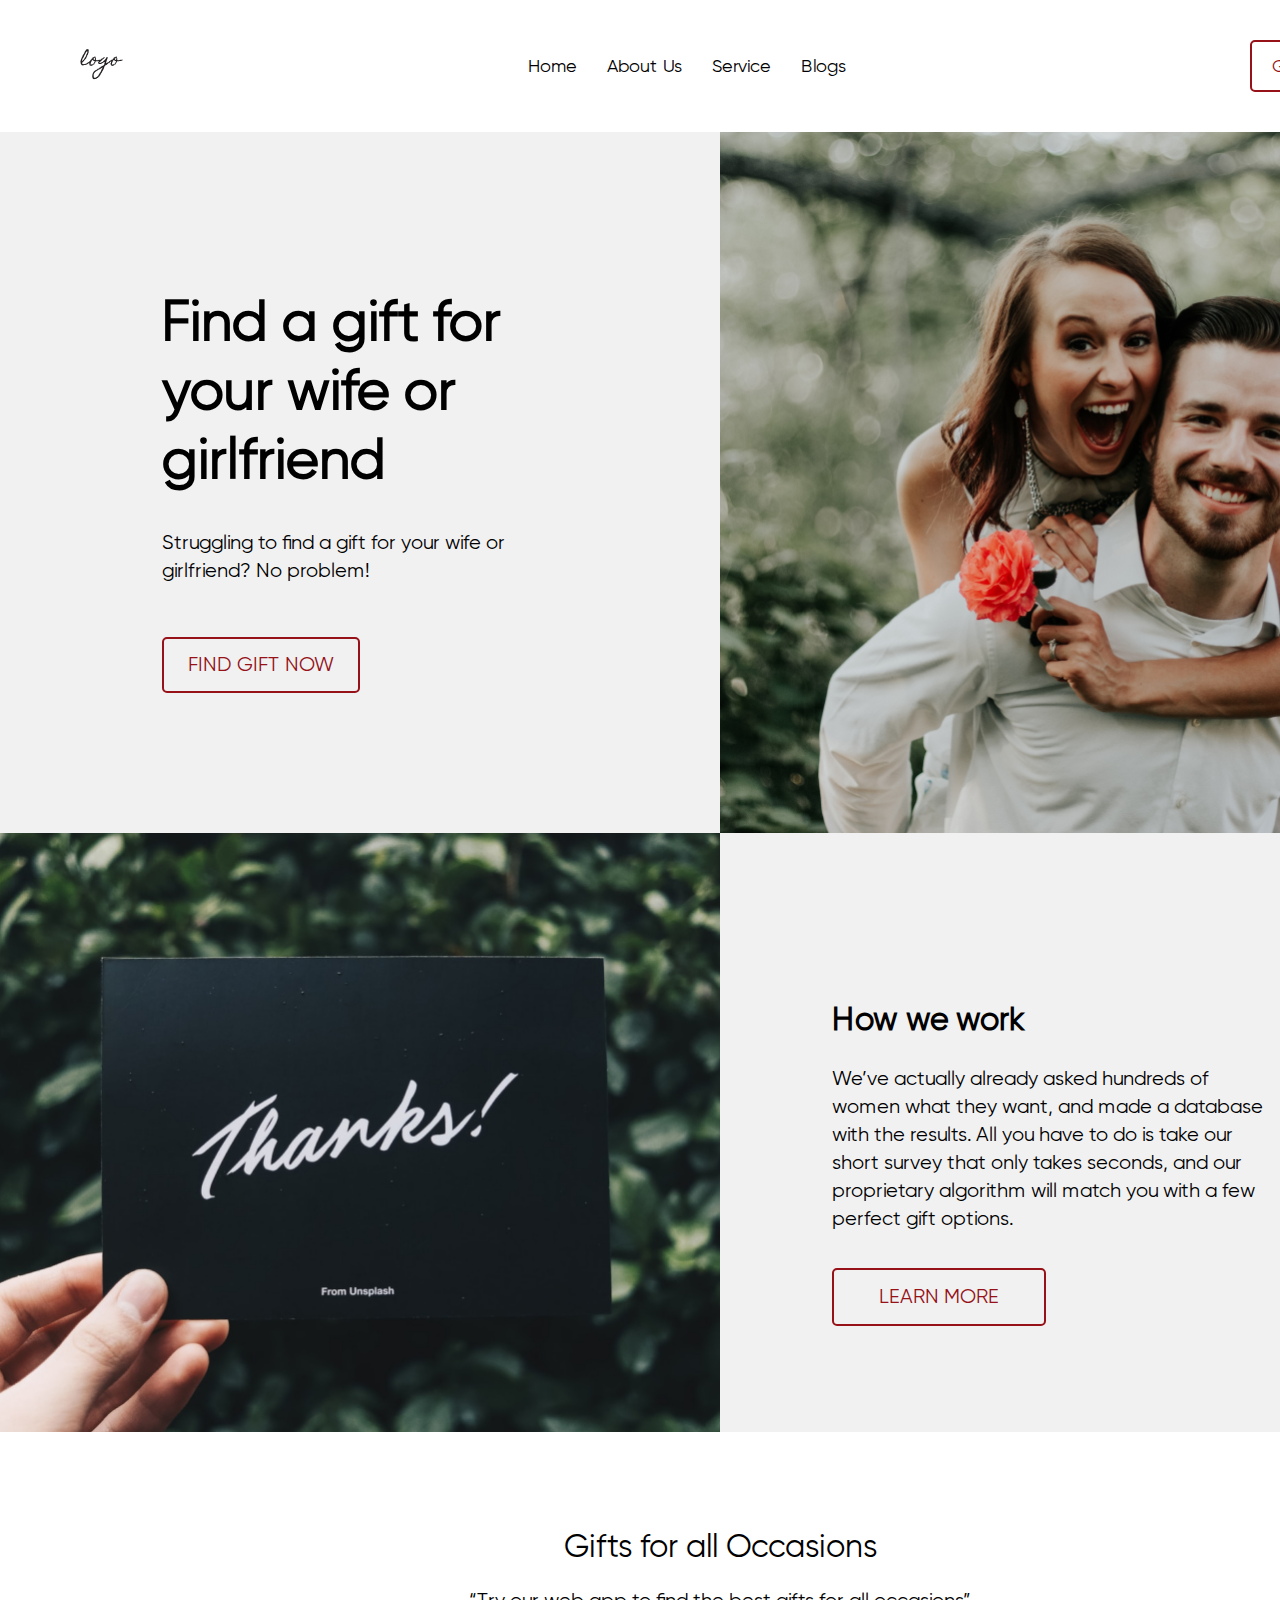
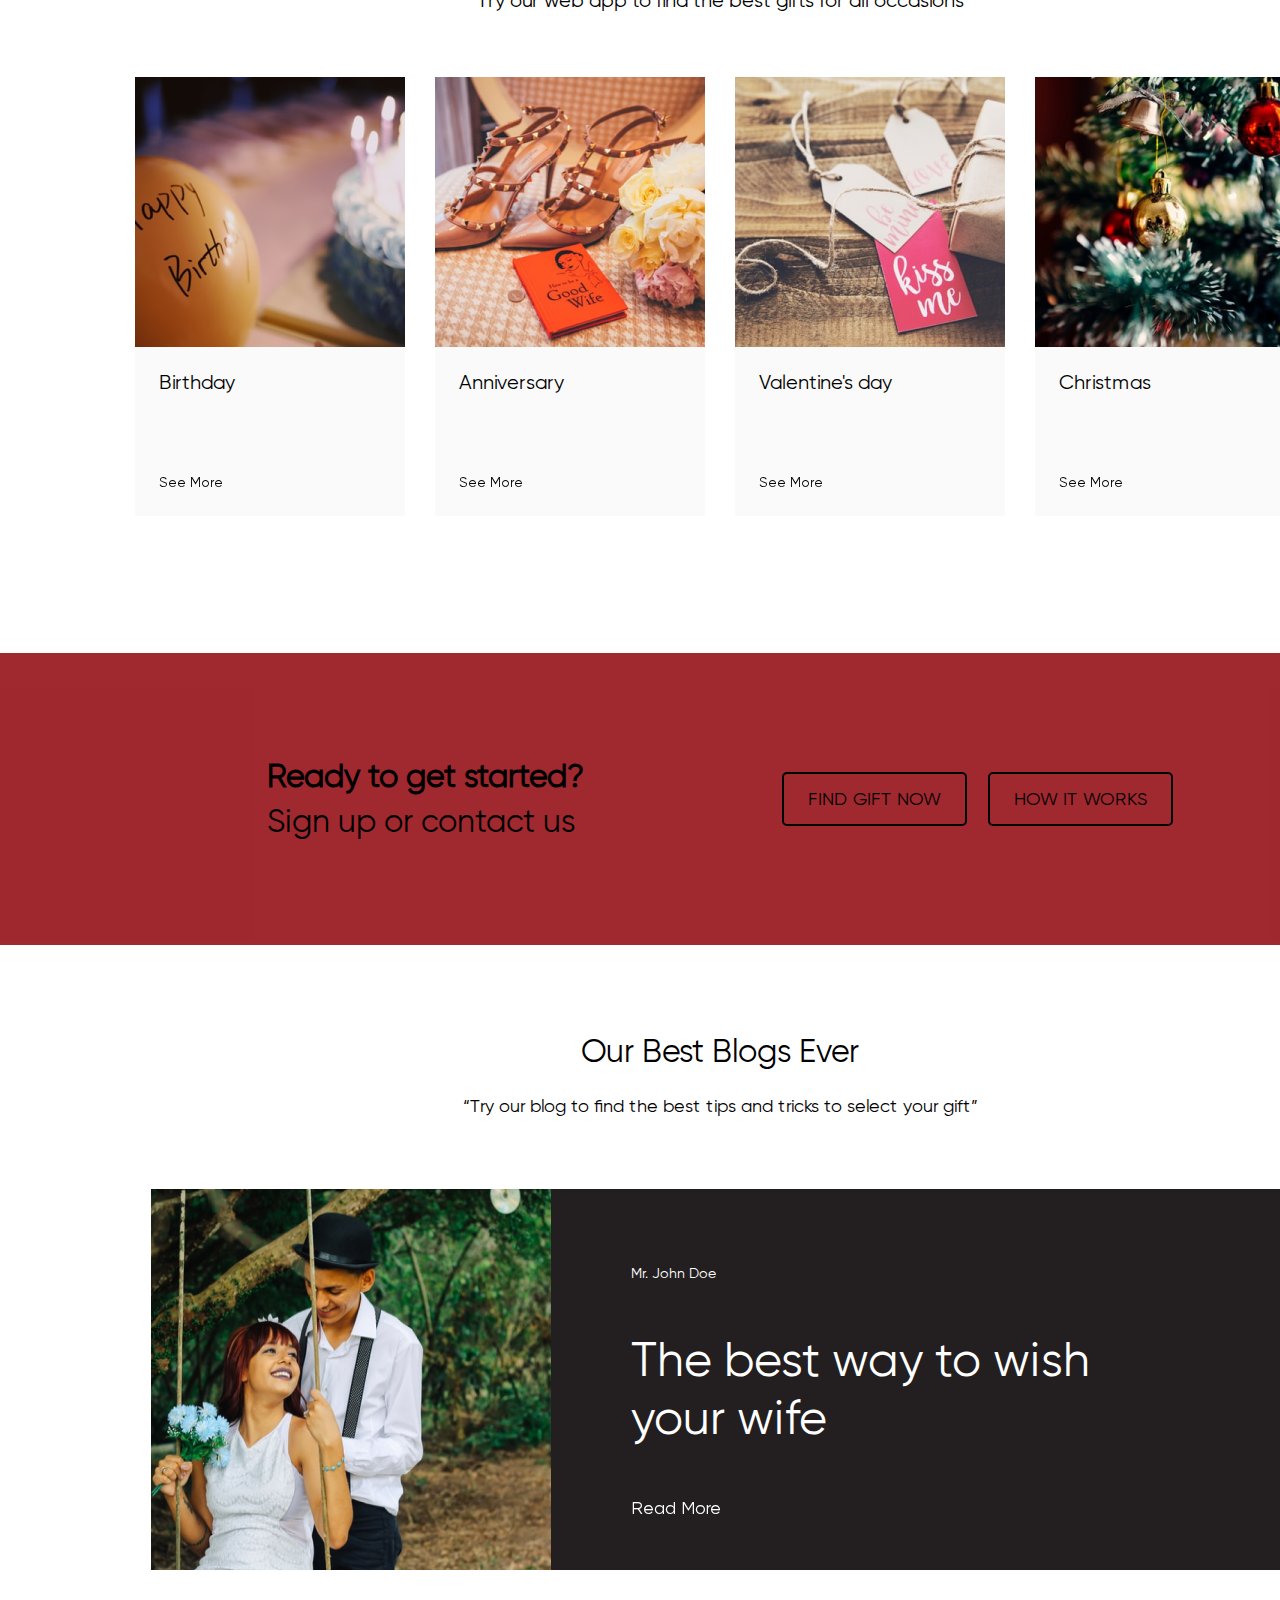
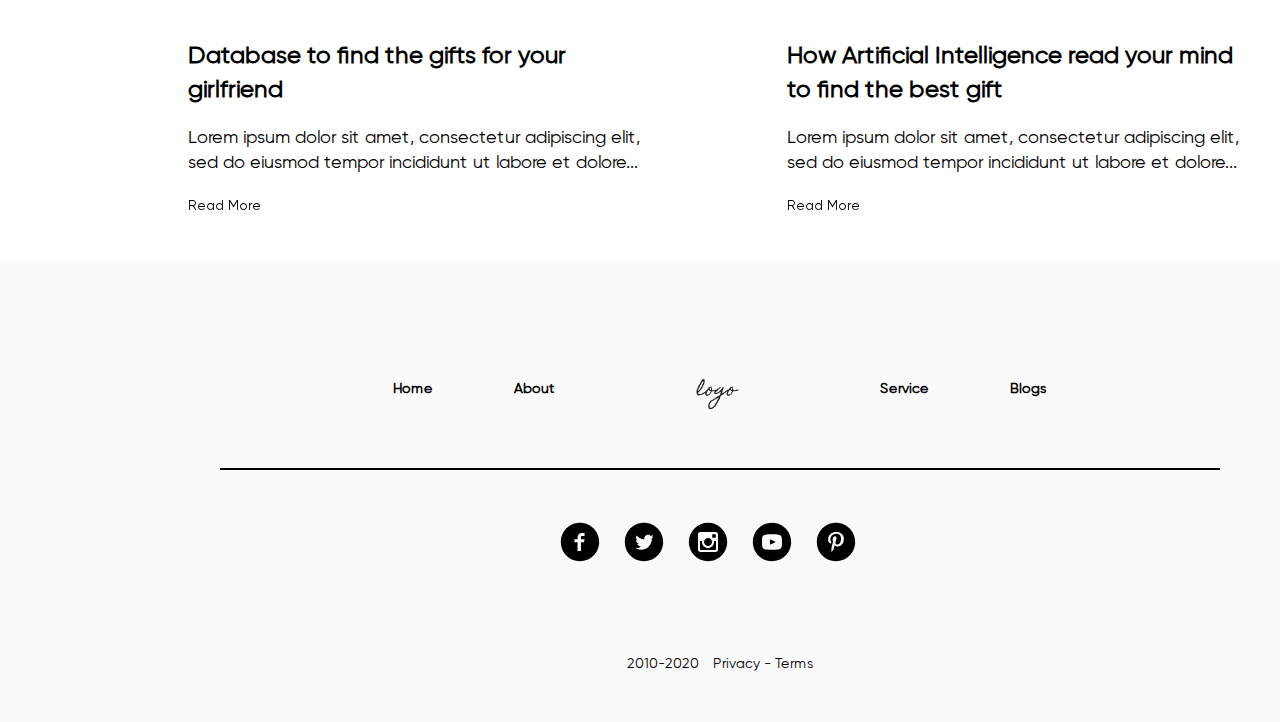
<file: index.html>
<!DOCTYPE html>
<html lang="en">

<head>
    <meta charset="UTF-8">
    <meta http-equiv="X-UA-Compatible" content="IE=edge">
    <meta name="viewport" content="width=device-width, initial-scale=1.0">
    <title>Freebie</title>
    <link rel="stylesheet" href="styles.css">
</head>

<body>
    <header class="main-header">

        <a aria-label="logotype" href=""><svg class="logotype" width="43" height="32" viewBox="0 0 43 32" fill="none"
                xmlns="http://www.w3.org/2000/svg">
                <path id="logotype"
                    d="M11.8428 11.2344C11.8545 11.4102 11.8193 11.5801 11.7373 11.7441C11.667 11.9082 11.6025 12.0547 11.5439 12.1836L10.9814 12.7812L10.6475 13.7832C10.5186 13.877 10.3779 13.9707 10.2256 14.0645C10.085 14.1465 9.95605 14.2344 9.83887 14.3281C9.70996 14.4336 9.59277 14.5508 9.4873 14.6797C9.39355 14.8086 9.28809 14.9199 9.1709 15.0137C9.05371 15.1074 8.91309 15.1895 8.74902 15.2598C8.59668 15.3184 8.45605 15.3887 8.32715 15.4707C8.09277 15.6113 7.87012 15.7578 7.65918 15.9102C7.45996 16.0625 7.24902 16.209 7.02637 16.3496C6.96777 16.373 6.9209 16.4023 6.88574 16.4375C6.8623 16.4609 6.82129 16.4844 6.7627 16.5078C6.72754 16.5312 6.5752 16.5781 6.30566 16.6484C6.03613 16.7188 5.7373 16.8008 5.40918 16.8945C5.09277 16.9766 4.79395 17.0527 4.5127 17.123C4.23145 17.1934 4.07324 17.2285 4.03809 17.2285C3.82715 17.252 3.61035 17.2637 3.3877 17.2637C3.16504 17.2637 2.94238 17.2695 2.71973 17.2812L2.45605 17.4395C2.32715 17.3457 2.18652 17.2578 2.03418 17.1758C1.88184 17.0938 1.75293 17.0059 1.64746 16.9121C1.53027 16.8066 1.41309 16.6895 1.2959 16.5605C1.17871 16.4199 1.07324 16.291 0.979492 16.1738C0.920898 16.0098 0.862305 15.8516 0.803711 15.6992C0.745117 15.5352 0.698242 15.377 0.663086 15.2246L0.575195 14.5566C0.551758 14.334 0.52832 14.1172 0.504883 13.9062C0.493164 13.6953 0.475586 13.4785 0.452148 13.2559C0.651367 12.7051 0.827148 12.1543 0.979492 11.6035C1.14355 11.041 1.34277 10.4902 1.57715 9.95117C1.63574 9.82227 1.68848 9.69336 1.73535 9.56445C1.79395 9.42383 1.85254 9.28906 1.91113 9.16016C1.98145 9.01953 2.05762 8.89062 2.13965 8.77344C2.22168 8.64453 2.29199 8.51562 2.35059 8.38672C2.40918 8.24609 2.45605 8.10547 2.49121 7.96484C2.52637 7.8125 2.57324 7.67188 2.63184 7.54297C2.66699 7.47266 2.72559 7.37305 2.80762 7.24414C2.88965 7.10352 2.97754 6.96289 3.07129 6.82227C3.16504 6.66992 3.25293 6.52344 3.33496 6.38281C3.42871 6.24219 3.50488 6.13086 3.56348 6.04883C3.65723 5.93164 3.75098 5.82031 3.84473 5.71484C3.93848 5.60938 4.01465 5.49219 4.07324 5.36328C4.19043 5.16406 4.30176 4.91211 4.40723 4.60742C4.5127 4.30273 4.62988 4.0332 4.75879 3.79883C4.89941 3.54102 5.06348 3.30078 5.25098 3.07812C5.4502 2.84375 5.63184 2.60352 5.7959 2.35742C5.97168 2.11133 6.1416 1.8418 6.30566 1.54883L7.0791 0.986328L7.43066 1.33789L8.27441 1.19727L8.80176 1.98828C8.77832 2.16406 8.74902 2.36328 8.71387 2.58594C8.69043 2.80859 8.66699 3.03711 8.64355 3.27148C8.63184 3.49414 8.62012 3.7168 8.6084 3.93945C8.6084 4.15039 8.62012 4.33789 8.64355 4.50195C8.58496 4.71289 8.49707 4.93555 8.37988 5.16992C8.27441 5.39258 8.15137 5.58594 8.01074 5.75L7.94043 6.69922L7.2373 7.33203L7.14941 8.22852L6.55176 8.93164C6.5166 9.0957 6.48145 9.26562 6.44629 9.44141C6.41113 9.60547 6.36426 9.76367 6.30566 9.91602C6.24707 10.0566 6.17676 10.2031 6.09473 10.3555C6.0127 10.4961 5.93066 10.6426 5.84863 10.7949C5.61426 10.9941 5.37402 11.2168 5.12793 11.4629C4.88184 11.709 4.65918 11.9551 4.45996 12.2012C4.35449 12.3301 4.25488 12.4707 4.16113 12.623C4.0791 12.7637 3.99121 12.8984 3.89746 13.0273C3.59277 13.4141 3.26465 13.7773 2.91309 14.1172C2.56152 14.457 2.21582 14.8086 1.87598 15.1719L2.2627 15.8574C2.50879 15.9395 2.76074 16.0156 3.01855 16.0859C3.27637 16.1562 3.53418 16.2207 3.79199 16.2793C3.90918 16.2559 4.04395 16.2324 4.19629 16.209C4.34863 16.1738 4.50684 16.1387 4.6709 16.1035C4.83496 16.0566 4.99316 16.0098 5.14551 15.9629C5.30957 15.916 5.44434 15.8691 5.5498 15.8223C5.78418 15.7285 6.05371 15.5938 6.3584 15.418C6.66309 15.2305 6.9209 15.0664 7.13184 14.9258C7.50684 14.6914 7.8877 14.4512 8.27441 14.2051C8.66113 13.959 9.03027 13.7012 9.38184 13.4316C9.61621 13.2559 9.8623 13.0332 10.1201 12.7637C10.3779 12.4941 10.6182 12.2422 10.8408 12.0078C11.0752 11.7617 11.2803 11.5625 11.4561 11.4102C11.6436 11.2578 11.7725 11.1992 11.8428 11.2344ZM7.06152 2.91992C6.81543 3.33008 6.55176 3.72852 6.27051 4.11523C6.00098 4.49023 5.74902 4.88281 5.51465 5.29297C5.43262 5.43359 5.3623 5.58008 5.30371 5.73242C5.24512 5.87305 5.16895 6.01367 5.0752 6.1543C4.99316 6.2832 4.90527 6.41211 4.81152 6.54102C4.71777 6.66992 4.63574 6.81055 4.56543 6.96289C4.4248 7.23242 4.2959 7.51953 4.17871 7.82422C4.07324 8.11719 3.95605 8.4043 3.82715 8.68555C3.68652 8.9668 3.52246 9.23047 3.33496 9.47656C3.14746 9.72266 2.97754 9.98633 2.8252 10.2676L2.54395 10.8301C2.52051 10.8887 2.49707 10.9355 2.47363 10.9707C2.4502 10.9941 2.42676 11.0352 2.40332 11.0938C2.35645 11.2227 2.33301 11.3633 2.33301 11.5156C2.33301 11.668 2.31543 11.8086 2.28027 11.9375C2.24512 12.0781 2.19238 12.2129 2.12207 12.3418C2.05176 12.4707 1.9873 12.5996 1.92871 12.7285C1.87012 12.8574 1.82324 12.9922 1.78809 13.1328C1.75293 13.2617 1.71191 13.3906 1.66504 13.5195C1.75879 13.4258 1.8584 13.3438 1.96387 13.2734C2.08105 13.1914 2.19238 13.1035 2.29785 13.0098C2.40332 12.9043 2.50293 12.793 2.59668 12.6758C2.69043 12.5586 2.7959 12.4531 2.91309 12.3594C3.01855 12.2656 3.12988 12.1836 3.24707 12.1133C3.37598 12.0312 3.49902 11.9492 3.61621 11.8672C3.80371 11.6094 3.96777 11.3457 4.1084 11.0762C4.17871 10.9473 4.2373 10.8008 4.28418 10.6367C4.34277 10.4727 4.41309 10.3262 4.49512 10.1973C4.56543 10.0684 4.65332 9.94531 4.75879 9.82812C4.87598 9.71094 4.97559 9.58789 5.05762 9.45898C5.15137 9.33008 5.22754 9.19531 5.28613 9.05469C5.35645 8.91406 5.43262 8.7793 5.51465 8.65039C5.67871 8.39258 5.86035 8.14648 6.05957 7.91211L6.14746 6.80469L6.78027 6.06641L6.86816 5.39844L7.30762 4.7832L7.36035 3.79883L7.06152 2.91992ZM21.5283 11.4805C21.5752 11.6562 21.5576 11.8086 21.4756 11.9375C21.3936 12.0547 21.2822 12.1602 21.1416 12.2539C21.0127 12.3477 20.8662 12.4355 20.7021 12.5176C20.5498 12.5879 20.4209 12.6699 20.3154 12.7637C19.7881 12.8809 19.3076 12.9688 18.874 13.0273C18.4521 13.0742 17.9834 13.1387 17.4678 13.2207C17.3154 13.2441 17.1689 13.2441 17.0283 13.2207C16.8994 13.1855 16.7646 13.1738 16.624 13.1855C16.542 13.1855 16.4658 13.1855 16.3955 13.1855C16.3252 13.1738 16.2549 13.1738 16.1846 13.1855C15.915 13.209 15.7393 13.3027 15.6572 13.4668C15.5752 13.6191 15.5049 13.8008 15.4463 14.0117C15.3994 14.2109 15.335 14.4043 15.2529 14.5918C15.1826 14.7676 15.0244 14.8906 14.7783 14.9609C14.7549 15.0195 14.7607 15.0723 14.7959 15.1191C14.8428 15.166 14.8779 15.207 14.9014 15.2422C14.7021 15.3008 14.5674 15.4062 14.4971 15.5586C14.4385 15.7109 14.3857 15.8633 14.3389 16.0156C14.292 16.168 14.2217 16.2969 14.1279 16.4023C14.0459 16.5078 13.8818 16.543 13.6357 16.5078C13.2725 16.8945 12.8447 17.2051 12.3525 17.4395C11.8604 17.6855 11.3506 17.8438 10.8232 17.9141C10.7295 17.8672 10.6357 17.8086 10.542 17.7383C10.46 17.668 10.3721 17.6035 10.2783 17.5449C10.1963 17.4863 10.1025 17.4395 9.99707 17.4043C9.90332 17.3809 9.79199 17.3809 9.66309 17.4043C9.65137 17.1582 9.60449 16.9297 9.52246 16.7188C9.42871 16.5078 9.31152 16.3086 9.1709 16.1211C9.14746 15.9102 9.17676 15.7168 9.25879 15.541C9.3291 15.3535 9.40527 15.1719 9.4873 14.9961C9.56934 14.8203 9.63965 14.6445 9.69824 14.4688C9.74512 14.2812 9.7334 14.0703 9.66309 13.8359C9.78027 13.7656 9.85645 13.6836 9.8916 13.5898C9.93848 13.4961 9.96777 13.4023 9.97949 13.3086C10.0029 13.2031 10.0322 13.1094 10.0674 13.0273C10.1025 12.9336 10.1846 12.8574 10.3135 12.7988C10.2197 12.5176 10.2314 12.3125 10.3486 12.1836C10.4775 12.043 10.6299 11.9199 10.8057 11.8145C10.9814 11.709 11.1455 11.5918 11.2979 11.4629C11.4502 11.334 11.5088 11.1406 11.4736 10.8828C11.5439 10.8125 11.626 10.7539 11.7197 10.707C11.8135 10.6602 11.9014 10.6191 11.9834 10.584C12.0771 10.5371 12.165 10.4902 12.2471 10.4434C12.3291 10.3965 12.4053 10.332 12.4756 10.25C12.3936 10.1914 12.3525 10.1328 12.3525 10.0742C12.3643 10.0156 12.3818 9.95703 12.4053 9.89844C12.4287 9.82812 12.4521 9.75781 12.4756 9.6875C12.5107 9.61719 12.5107 9.54688 12.4756 9.47656C12.792 9.52344 13.0674 9.48242 13.3018 9.35352C13.5479 9.21289 13.7764 9.07227 13.9873 8.93164C14.21 8.79102 14.4326 8.69141 14.6553 8.63281C14.8779 8.57422 15.1357 8.64453 15.4287 8.84375C15.4521 8.92578 15.4873 9.04883 15.5342 9.21289C15.5928 9.36523 15.6455 9.52344 15.6924 9.6875C15.751 9.85156 15.8037 10.0098 15.8506 10.1621C15.8975 10.3145 15.9268 10.4258 15.9385 10.4961C15.9385 10.5547 15.9385 10.6484 15.9385 10.7773C15.9385 10.9062 15.9385 11.0469 15.9385 11.1992C15.9385 11.3398 15.9385 11.4746 15.9385 11.6035C15.9385 11.7324 15.9385 11.832 15.9385 11.9023C16.2783 12.1016 16.6182 12.2246 16.958 12.2715C17.2979 12.3066 17.6377 12.2246 17.9775 12.0254C18.1064 12.1426 18.2295 12.1777 18.3467 12.1309C18.4639 12.0723 18.5752 12.0078 18.6807 11.9375C18.7979 11.8672 18.915 11.832 19.0322 11.832C19.1494 11.8203 19.2666 11.9141 19.3838 12.1133C19.5479 11.9609 19.7178 11.8672 19.8936 11.832C20.0693 11.7852 20.251 11.7617 20.4385 11.7617C20.626 11.75 20.8076 11.7324 20.9834 11.709C21.1709 11.6855 21.3525 11.6094 21.5283 11.4805ZM14.7783 11.7793C14.7783 11.6035 14.8076 11.416 14.8662 11.2168C14.9248 11.0176 14.9717 10.8242 15.0068 10.6367C15.042 10.4375 15.0361 10.25 14.9893 10.0742C14.9541 9.89844 14.8428 9.74023 14.6553 9.59961C14.5264 9.66992 14.4209 9.76953 14.3389 9.89844C14.2568 10.0156 14.1748 10.1387 14.0928 10.2676C14.0107 10.3848 13.9111 10.4844 13.7939 10.5664C13.6885 10.6484 13.5479 10.6719 13.3721 10.6367C13.3135 10.7773 13.3135 10.8945 13.3721 10.9883C13.4307 11.0703 13.501 11.1523 13.583 11.2344C13.665 11.3047 13.7412 11.3809 13.8115 11.4629C13.8936 11.5449 13.9229 11.6504 13.8994 11.7793C13.9463 11.8145 14.0107 11.8496 14.0928 11.8848C14.1748 11.9082 14.2568 11.9258 14.3389 11.9375C14.4326 11.9375 14.5205 11.9258 14.6025 11.9023C14.6846 11.8789 14.7432 11.8379 14.7783 11.7793ZM14.6553 13.1855C14.4209 13.1855 14.2158 13.1328 14.04 13.0273C13.876 12.9102 13.7061 12.7812 13.5303 12.6406C13.3662 12.5 13.1904 12.3711 13.0029 12.2539C12.8271 12.125 12.6104 12.0488 12.3525 12.0254C12.2471 12.166 12.124 12.3008 11.9834 12.4297C11.8428 12.5469 11.7197 12.6758 11.6143 12.8164C11.5088 12.957 11.4326 13.1094 11.3857 13.2734C11.3506 13.4375 11.3799 13.625 11.4736 13.8359C11.2041 13.9648 11.0225 14.1523 10.9287 14.3984C10.835 14.6328 10.7705 14.8906 10.7354 15.1719C10.7119 15.4531 10.6885 15.7344 10.665 16.0156C10.6416 16.2969 10.5654 16.5488 10.4365 16.7715L10.8232 16.5078C10.8701 16.5312 10.9053 16.5664 10.9287 16.6133C10.9639 16.6602 10.9697 16.7129 10.9463 16.7715C11.04 16.6777 11.1455 16.6074 11.2627 16.5605C11.3799 16.502 11.4971 16.4609 11.6143 16.4375C11.7432 16.4023 11.8662 16.373 11.9834 16.3496C12.1123 16.3262 12.2354 16.291 12.3525 16.2441C12.6455 16.4082 12.8564 16.4434 12.9854 16.3496C13.1143 16.2559 13.2197 16.1152 13.3018 15.9277C13.3838 15.7402 13.4717 15.5469 13.5654 15.3477C13.6592 15.1367 13.8115 15.0078 14.0225 14.9609L13.8994 14.8379C14.0986 14.5918 14.2744 14.3398 14.4268 14.082C14.5908 13.8125 14.667 13.5137 14.6553 13.1855ZM31.917 11.9727C31.7881 12.1367 31.6885 12.3184 31.6182 12.5176C31.5479 12.7168 31.46 12.9043 31.3545 13.0801C31.2607 13.2559 31.1377 13.4023 30.9854 13.5195C30.8447 13.6367 30.6455 13.6895 30.3877 13.6777C30.2002 13.748 30.0596 13.877 29.9658 14.0645C29.8838 14.2402 29.8018 14.4219 29.7197 14.6094C29.6377 14.7852 29.5322 14.9316 29.4033 15.0488C29.2744 15.1543 29.0811 15.166 28.8232 15.084C28.4951 15.2246 28.1963 15.4121 27.9268 15.6465C27.6689 15.8691 27.4229 16.1035 27.1885 16.3496C27.1064 16.4316 27.0127 16.5371 26.9072 16.666C26.8018 16.7832 26.7021 16.8711 26.6084 16.9297C26.5264 16.9766 26.4443 16.9824 26.3623 16.9473C26.2803 16.9121 26.2041 16.877 26.1338 16.8418C26.0635 16.7949 25.9932 16.7715 25.9229 16.7715C25.8643 16.7715 25.8115 16.8242 25.7646 16.9297C25.8467 17.0938 25.8643 17.2051 25.8174 17.2637C25.7705 17.334 25.6943 17.3867 25.5889 17.4219C25.4834 17.457 25.3721 17.4863 25.2549 17.5098C25.1377 17.5332 25.0439 17.5742 24.9736 17.6328C24.833 17.7617 24.7334 17.9199 24.6748 18.1074C24.6162 18.2949 24.5635 18.4824 24.5166 18.6699C24.4697 18.8574 24.3994 19.0332 24.3057 19.1973C24.2236 19.373 24.083 19.5078 23.8838 19.6016C24.001 19.6836 24.0479 19.7656 24.0244 19.8477C24.0127 19.9297 23.9834 20.0117 23.9365 20.0938C23.8896 20.1875 23.8545 20.2754 23.8311 20.3574C23.8193 20.4395 23.8662 20.5215 23.9717 20.6035C23.7959 20.8262 23.6377 21.0664 23.4971 21.3242C23.3682 21.582 23.2393 21.8398 23.1104 22.0977C22.9814 22.3672 22.8408 22.625 22.6885 22.8711C22.5479 23.1289 22.3662 23.3574 22.1436 23.5566L22.1963 23.9785C22.0205 23.9316 21.9092 23.9375 21.8623 23.9961C21.8271 24.0547 21.8096 24.1367 21.8096 24.2422C21.8096 24.3477 21.8096 24.4531 21.8096 24.5586C21.8213 24.6758 21.7861 24.7637 21.7041 24.8223C21.6689 24.8691 21.6279 24.9043 21.5811 24.9277C21.5459 24.9512 21.5107 24.9805 21.4756 25.0156C21.1006 25.2969 20.8428 25.6543 20.7021 26.0879C20.6787 26.1582 20.6611 26.2285 20.6494 26.2988C20.6377 26.3691 20.6201 26.4453 20.5967 26.5273C20.5381 26.6914 20.4443 26.8613 20.3154 27.0371C20.1865 27.2129 20.0459 27.3945 19.8936 27.582C19.7412 27.7695 19.5947 27.9629 19.4541 28.1621C19.3135 28.373 19.2021 28.584 19.1201 28.7949C18.9326 28.7715 18.7861 28.7891 18.6807 28.8477C18.5635 28.918 18.4697 29.0059 18.3994 29.1113C18.3291 29.2285 18.2705 29.3516 18.2236 29.4805C18.1768 29.6094 18.1182 29.7207 18.0479 29.8145C17.9658 29.9199 17.8662 29.9961 17.749 30.043C17.6201 30.1016 17.4561 30.1016 17.2568 30.043L16.4658 30.7637C16.3252 30.6816 16.1904 30.6641 16.0615 30.7109C15.9209 30.7578 15.7861 30.8223 15.6572 30.9043C15.5166 30.9863 15.3818 31.0508 15.2529 31.0977C15.1123 31.1445 14.9658 31.127 14.8135 31.0449C14.7314 31.1387 14.6611 31.1855 14.6025 31.1855C14.5439 31.1973 14.4736 31.1504 14.3916 31.0449L14.1279 31.3262C13.9873 31.209 13.8174 31.0977 13.6182 30.9922C13.4072 30.8984 13.2139 30.7871 13.0381 30.6582C12.8623 30.541 12.7217 30.4004 12.6162 30.2363C12.5107 30.084 12.4932 29.8848 12.5635 29.6387C12.54 29.5684 12.5049 29.4922 12.458 29.4102C12.3994 29.3281 12.3525 29.2402 12.3174 29.1465C12.2822 29.0645 12.2588 28.9766 12.2471 28.8828C12.2354 28.8008 12.2588 28.7246 12.3174 28.6543C12.2119 28.4551 12.1768 28.25 12.2119 28.0391C12.2354 27.8398 12.2764 27.6406 12.335 27.4414C12.3936 27.2422 12.4404 27.043 12.4756 26.8438C12.5107 26.6445 12.4756 26.4453 12.3701 26.2461C12.5107 26.1406 12.6162 26.0059 12.6865 25.8418C12.7451 25.6777 12.8037 25.5078 12.8623 25.332C12.9092 25.1562 12.9619 24.9863 13.0205 24.8223C13.0791 24.6582 13.1787 24.5234 13.3193 24.418L13.3018 24.1367C13.8525 23.5508 14.4385 23.0117 15.0596 22.5195C15.6689 22.0391 16.3604 21.6816 17.1338 21.4473C17.2861 21.1777 17.4854 20.9785 17.7314 20.8496C17.9775 20.7324 18.2295 20.6211 18.4873 20.5156C18.7334 20.4219 18.9619 20.2988 19.1729 20.1465C19.3838 20.0059 19.542 19.7773 19.6475 19.4609C19.7061 19.5898 19.7646 19.6426 19.8232 19.6191C19.8818 19.6074 19.9404 19.5781 19.999 19.5312C20.0693 19.4961 20.1338 19.4668 20.1924 19.4434C20.251 19.4316 20.3096 19.4844 20.3682 19.6016C20.4854 19.25 20.6729 18.9688 20.9307 18.7578C21.2002 18.5469 21.4932 18.3594 21.8096 18.1953C22.1377 18.043 22.4658 17.8906 22.7939 17.7383C23.1221 17.5977 23.4092 17.4219 23.6553 17.2109C23.9131 17 24.1064 16.7422 24.2354 16.4375C24.3643 16.1211 24.3936 15.7168 24.3232 15.2246C24.4287 15.1543 24.499 15.0664 24.5342 14.9609C24.5693 14.8438 24.5928 14.7266 24.6045 14.6094C24.6279 14.4922 24.6572 14.3867 24.6924 14.293C24.7275 14.1992 24.8037 14.1348 24.9209 14.0996C24.8389 13.9707 24.7393 13.9121 24.6221 13.9238C24.5049 13.9355 24.3818 13.9707 24.2529 14.0293C24.1357 14.0879 24.0244 14.1465 23.9189 14.2051C23.8135 14.2637 23.7256 14.2754 23.6553 14.2402C23.6201 14.4043 23.5439 14.5215 23.4268 14.5918C23.3213 14.6621 23.2041 14.7266 23.0752 14.7852C22.9463 14.832 22.8115 14.8848 22.6709 14.9434C22.5303 15.002 22.4189 15.0957 22.3369 15.2246C22.2314 15.1777 22.1318 15.2012 22.0381 15.2949C21.9561 15.377 21.8682 15.4707 21.7744 15.5762C21.6924 15.6699 21.5986 15.7402 21.4932 15.7871C21.3877 15.834 21.2646 15.7871 21.124 15.6465C21.0537 15.834 20.9365 15.957 20.7725 16.0156C20.6201 16.0742 20.4502 16.1035 20.2627 16.1035C20.0752 16.1035 19.8818 16.0918 19.6826 16.0684C19.4951 16.0449 19.3252 16.0508 19.1729 16.0859L18.874 15.7871C18.8506 15.8457 18.8154 15.8926 18.7686 15.9277C18.71 15.9629 18.6514 15.9688 18.5928 15.9453C18.499 15.7461 18.4111 15.5352 18.3291 15.3125C18.2354 15.0781 18.1768 14.8496 18.1533 14.627C18.1182 14.3926 18.1357 14.1699 18.2061 13.959C18.2764 13.7363 18.417 13.543 18.6279 13.3789C18.9561 12.7812 19.3838 12.3125 19.9111 11.9727C19.9697 12.0195 20.0342 12.0371 20.1045 12.0254C20.1748 12.002 20.2451 11.9727 20.3154 11.9375C20.3975 11.8906 20.4736 11.8438 20.5439 11.7969C20.6143 11.7383 20.6787 11.7031 20.7373 11.6914C20.7725 11.5625 20.8369 11.4395 20.9307 11.3223C21.0361 11.2051 21.1475 11.0996 21.2646 11.0059C21.3936 10.9121 21.5225 10.8301 21.6514 10.7598C21.792 10.6777 21.9209 10.6074 22.0381 10.5488C22.2607 10.4434 22.4658 10.3145 22.6533 10.1621C22.8525 9.99805 23.0518 9.8457 23.251 9.70508C23.4502 9.55273 23.6553 9.42383 23.8662 9.31836C24.0771 9.21289 24.3174 9.16016 24.5869 9.16016L24.9033 9.44141C24.7041 9.55859 24.5283 9.70508 24.376 9.88086C24.2354 10.0449 24.0889 10.2148 23.9365 10.3906C23.7842 10.5547 23.6201 10.707 23.4443 10.8477C23.2686 10.9883 23.0518 11.082 22.7939 11.1289C22.583 11.5391 22.2959 11.8906 21.9326 12.1836C21.5811 12.4648 21.2178 12.7285 20.8428 12.9746C20.8428 13.1504 20.79 13.291 20.6846 13.3965C20.5791 13.502 20.4561 13.5957 20.3154 13.6777C20.1748 13.7598 20.0342 13.8359 19.8936 13.9062C19.7529 13.9648 19.6357 14.0469 19.542 14.1523C19.46 14.2461 19.4189 14.3691 19.4189 14.5215C19.4189 14.6621 19.4951 14.8496 19.6475 15.084C19.7881 15.0137 19.958 14.9668 20.1572 14.9434C20.3564 14.9199 20.5498 14.8906 20.7373 14.8555C20.9248 14.8086 21.0889 14.7441 21.2295 14.6621C21.3818 14.5684 21.4873 14.4277 21.5459 14.2402C21.71 14.0996 21.8857 14.0117 22.0732 13.9766C22.2607 13.9414 22.4541 13.9355 22.6533 13.959C23.04 13.5371 23.4268 13.1504 23.8135 12.7988C24.2119 12.4355 24.5869 12.0664 24.9385 11.6914C25.29 11.3164 25.6123 10.918 25.9053 10.4961C26.21 10.0625 26.4736 9.56445 26.6963 9.00195C26.9307 8.93164 27.1416 8.96094 27.3291 9.08984C27.5166 9.21875 27.6514 9.38281 27.7334 9.58203C27.71 9.72266 27.6689 9.85742 27.6104 9.98633C27.5635 10.1035 27.5166 10.2207 27.4697 10.3379C27.4346 10.4434 27.4053 10.5605 27.3818 10.6895C27.3701 10.8184 27.3936 10.9648 27.4521 11.1289C27.3584 11.1055 27.2822 11.1348 27.2236 11.2168C27.1768 11.2988 27.124 11.3691 27.0654 11.4277C27.1006 11.5801 27.0947 11.7207 27.0479 11.8496C27.001 11.9668 26.9424 12.084 26.8721 12.2012C26.8018 12.3066 26.7373 12.4238 26.6787 12.5527C26.6318 12.6816 26.6201 12.8223 26.6436 12.9746C26.4795 13.2793 26.3564 13.6016 26.2744 13.9414C26.2041 14.2695 26.1572 14.6035 26.1338 14.9434L26.4502 15.2246C26.6025 15.002 26.79 14.8438 27.0127 14.75C27.2471 14.6562 27.4814 14.5801 27.7158 14.5215C27.9502 14.4512 28.1787 14.375 28.4014 14.293C28.624 14.1992 28.8174 14.041 28.9814 13.8184C29.0518 13.4785 29.1982 13.2383 29.4209 13.0977C29.6436 12.9453 29.8779 12.8164 30.124 12.7109C30.3701 12.6055 30.6045 12.4883 30.8271 12.3594C31.0615 12.2188 31.2256 11.9961 31.3193 11.6914H31.7588C31.7354 11.75 31.7471 11.8027 31.7939 11.8496C31.8408 11.8965 31.8818 11.9375 31.917 11.9727ZM22.1963 19.7598C22.0791 19.8301 21.9502 19.8945 21.8096 19.9531C21.6689 20.0117 21.5283 20.0762 21.3877 20.1465C21.2471 20.2168 21.1182 20.2988 21.001 20.3926C20.8838 20.4863 20.7959 20.6035 20.7373 20.7441C20.6084 20.6738 20.4854 20.668 20.3682 20.7266C20.2627 20.7969 20.1572 20.873 20.0518 20.9551C19.9463 21.0488 19.835 21.125 19.7178 21.1836C19.6123 21.2422 19.4951 21.2363 19.3662 21.166C19.1436 21.3066 18.9326 21.459 18.7334 21.623C18.5225 21.7871 18.3115 21.9453 18.1006 22.0977C17.8896 22.2617 17.6729 22.4082 17.4502 22.5371C17.2158 22.6777 16.9697 22.7832 16.7119 22.8535C16.583 23.0645 16.4131 23.2285 16.2021 23.3457C15.9912 23.4746 15.7803 23.5977 15.5693 23.7148C15.3467 23.832 15.1475 23.9727 14.9717 24.1367C14.7959 24.3008 14.6846 24.5293 14.6377 24.8223C14.2744 25.0566 14.0283 25.3555 13.8994 25.7188C13.7588 26.0938 13.6826 26.4863 13.6709 26.8965C13.6592 27.3184 13.6768 27.7402 13.7236 28.1621C13.7705 28.5957 13.7939 28.9883 13.7939 29.3398C13.9463 29.5156 14.0986 29.6387 14.251 29.709C14.4033 29.7793 14.5615 29.8145 14.7256 29.8145C14.8896 29.8145 15.0596 29.791 15.2354 29.7441C15.3994 29.709 15.5811 29.6738 15.7803 29.6387C15.8271 29.4629 15.915 29.3457 16.0439 29.2871C16.1611 29.2402 16.29 29.2051 16.4307 29.1816C16.5596 29.1582 16.6826 29.123 16.7998 29.0762C16.9053 29.041 16.9639 28.9473 16.9756 28.7949L17.1338 28.9355C17.1455 28.748 17.1982 28.5898 17.292 28.4609C17.3857 28.3438 17.4971 28.2324 17.626 28.127C17.7549 28.0215 17.8955 27.9219 18.0479 27.8281C18.1885 27.7344 18.3115 27.6289 18.417 27.5117C18.3936 27.2891 18.4346 27.1016 18.54 26.9492C18.6455 26.7969 18.7627 26.6562 18.8916 26.5273C19.0205 26.3984 19.1377 26.2578 19.2432 26.1055C19.3369 25.9531 19.3721 25.7598 19.3486 25.5254C19.4658 25.4785 19.5479 25.4023 19.5947 25.2969C19.6416 25.1914 19.6885 25.0918 19.7354 24.998C19.7822 24.9043 19.8408 24.834 19.9111 24.7871C19.9932 24.7402 20.1162 24.752 20.2803 24.8223C20.1162 24.6934 20.0459 24.5938 20.0693 24.5234C20.1045 24.4531 20.1631 24.3887 20.2451 24.3301C20.3271 24.2832 20.4033 24.2246 20.4736 24.1543C20.5439 24.084 20.5439 23.9785 20.4736 23.8379C20.7549 23.7207 20.9365 23.5508 21.0186 23.3281C21.1006 23.1055 21.1592 22.8652 21.1943 22.6074C21.2412 22.3613 21.3057 22.1152 21.3877 21.8691C21.4697 21.6348 21.6514 21.4473 21.9326 21.3066C21.9092 21.0957 21.9443 20.9082 22.0381 20.7441C22.1436 20.5918 22.2432 20.4453 22.3369 20.3047C22.4424 20.1641 22.5127 20.0176 22.5479 19.8652C22.5947 19.7129 22.5537 19.5312 22.4248 19.3203L22.1963 19.7598ZM42.8506 11.4805C42.8975 11.6562 42.8799 11.8086 42.7979 11.9375C42.7158 12.0547 42.6045 12.1602 42.4639 12.2539C42.335 12.3477 42.1885 12.4355 42.0244 12.5176C41.8721 12.5879 41.7432 12.6699 41.6377 12.7637C41.1104 12.8809 40.6299 12.9688 40.1963 13.0273C39.7744 13.0742 39.3057 13.1387 38.79 13.2207C38.6377 13.2441 38.4912 13.2441 38.3506 13.2207C38.2217 13.1855 38.0869 13.1738 37.9463 13.1855C37.8643 13.1855 37.7881 13.1855 37.7178 13.1855C37.6475 13.1738 37.5771 13.1738 37.5068 13.1855C37.2373 13.209 37.0615 13.3027 36.9795 13.4668C36.8975 13.6191 36.8271 13.8008 36.7686 14.0117C36.7217 14.2109 36.6572 14.4043 36.5752 14.5918C36.5049 14.7676 36.3467 14.8906 36.1006 14.9609C36.0771 15.0195 36.083 15.0723 36.1182 15.1191C36.165 15.166 36.2002 15.207 36.2236 15.2422C36.0244 15.3008 35.8896 15.4062 35.8193 15.5586C35.7607 15.7109 35.708 15.8633 35.6611 16.0156C35.6143 16.168 35.5439 16.2969 35.4502 16.4023C35.3682 16.5078 35.2041 16.543 34.958 16.5078C34.5947 16.8945 34.167 17.2051 33.6748 17.4395C33.1826 17.6855 32.6729 17.8438 32.1455 17.9141C32.0518 17.8672 31.958 17.8086 31.8643 17.7383C31.7822 17.668 31.6943 17.6035 31.6006 17.5449C31.5186 17.4863 31.4248 17.4395 31.3193 17.4043C31.2256 17.3809 31.1143 17.3809 30.9854 17.4043C30.9736 17.1582 30.9268 16.9297 30.8447 16.7188C30.751 16.5078 30.6338 16.3086 30.4932 16.1211C30.4697 15.9102 30.499 15.7168 30.5811 15.541C30.6514 15.3535 30.7275 15.1719 30.8096 14.9961C30.8916 14.8203 30.9619 14.6445 31.0205 14.4688C31.0674 14.2812 31.0557 14.0703 30.9854 13.8359C31.1025 13.7656 31.1787 13.6836 31.2139 13.5898C31.2607 13.4961 31.29 13.4023 31.3018 13.3086C31.3252 13.2031 31.3545 13.1094 31.3896 13.0273C31.4248 12.9336 31.5068 12.8574 31.6357 12.7988C31.542 12.5176 31.5537 12.3125 31.6709 12.1836C31.7998 12.043 31.9521 11.9199 32.1279 11.8145C32.3037 11.709 32.4678 11.5918 32.6201 11.4629C32.7725 11.334 32.8311 11.1406 32.7959 10.8828C32.8662 10.8125 32.9482 10.7539 33.042 10.707C33.1357 10.6602 33.2236 10.6191 33.3057 10.584C33.3994 10.5371 33.4873 10.4902 33.5693 10.4434C33.6514 10.3965 33.7275 10.332 33.7979 10.25C33.7158 10.1914 33.6748 10.1328 33.6748 10.0742C33.6865 10.0156 33.7041 9.95703 33.7275 9.89844C33.751 9.82812 33.7744 9.75781 33.7979 9.6875C33.833 9.61719 33.833 9.54688 33.7979 9.47656C34.1143 9.52344 34.3896 9.48242 34.624 9.35352C34.8701 9.21289 35.0986 9.07227 35.3096 8.93164C35.5322 8.79102 35.7549 8.69141 35.9775 8.63281C36.2002 8.57422 36.458 8.64453 36.751 8.84375C36.7744 8.92578 36.8096 9.04883 36.8564 9.21289C36.915 9.36523 36.9678 9.52344 37.0146 9.6875C37.0732 9.85156 37.126 10.0098 37.1729 10.1621C37.2197 10.3145 37.249 10.4258 37.2607 10.4961C37.2607 10.5547 37.2607 10.6484 37.2607 10.7773C37.2607 10.9062 37.2607 11.0469 37.2607 11.1992C37.2607 11.3398 37.2607 11.4746 37.2607 11.6035C37.2607 11.7324 37.2607 11.832 37.2607 11.9023C37.6006 12.1016 37.9404 12.2246 38.2803 12.2715C38.6201 12.3066 38.96 12.2246 39.2998 12.0254C39.4287 12.1426 39.5518 12.1777 39.6689 12.1309C39.7861 12.0723 39.8975 12.0078 40.0029 11.9375C40.1201 11.8672 40.2373 11.832 40.3545 11.832C40.4717 11.8203 40.5889 11.9141 40.7061 12.1133C40.8701 11.9609 41.04 11.8672 41.2158 11.832C41.3916 11.7852 41.5732 11.7617 41.7607 11.7617C41.9482 11.75 42.1299 11.7324 42.3057 11.709C42.4932 11.6855 42.6748 11.6094 42.8506 11.4805ZM36.1006 11.7793C36.1006 11.6035 36.1299 11.416 36.1885 11.2168C36.2471 11.0176 36.2939 10.8242 36.3291 10.6367C36.3643 10.4375 36.3584 10.25 36.3115 10.0742C36.2764 9.89844 36.165 9.74023 35.9775 9.59961C35.8486 9.66992 35.7432 9.76953 35.6611 9.89844C35.5791 10.0156 35.4971 10.1387 35.415 10.2676C35.333 10.3848 35.2334 10.4844 35.1162 10.5664C35.0107 10.6484 34.8701 10.6719 34.6943 10.6367C34.6357 10.7773 34.6357 10.8945 34.6943 10.9883C34.7529 11.0703 34.8232 11.1523 34.9053 11.2344C34.9873 11.3047 35.0635 11.3809 35.1338 11.4629C35.2158 11.5449 35.2451 11.6504 35.2217 11.7793C35.2686 11.8145 35.333 11.8496 35.415 11.8848C35.4971 11.9082 35.5791 11.9258 35.6611 11.9375C35.7549 11.9375 35.8428 11.9258 35.9248 11.9023C36.0068 11.8789 36.0654 11.8379 36.1006 11.7793ZM35.9775 13.1855C35.7432 13.1855 35.5381 13.1328 35.3623 13.0273C35.1982 12.9102 35.0283 12.7812 34.8525 12.6406C34.6885 12.5 34.5127 12.3711 34.3252 12.2539C34.1494 12.125 33.9326 12.0488 33.6748 12.0254C33.5693 12.166 33.4463 12.3008 33.3057 12.4297C33.165 12.5469 33.042 12.6758 32.9365 12.8164C32.8311 12.957 32.7549 13.1094 32.708 13.2734C32.6729 13.4375 32.7021 13.625 32.7959 13.8359C32.5264 13.9648 32.3447 14.1523 32.251 14.3984C32.1572 14.6328 32.0928 14.8906 32.0576 15.1719C32.0342 15.4531 32.0107 15.7344 31.9873 16.0156C31.9639 16.2969 31.8877 16.5488 31.7588 16.7715L32.1455 16.5078C32.1924 16.5312 32.2275 16.5664 32.251 16.6133C32.2861 16.6602 32.292 16.7129 32.2686 16.7715C32.3623 16.6777 32.4678 16.6074 32.585 16.5605C32.7021 16.502 32.8193 16.4609 32.9365 16.4375C33.0654 16.4023 33.1885 16.373 33.3057 16.3496C33.4346 16.3262 33.5576 16.291 33.6748 16.2441C33.9678 16.4082 34.1787 16.4434 34.3076 16.3496C34.4365 16.2559 34.542 16.1152 34.624 15.9277C34.7061 15.7402 34.7939 15.5469 34.8877 15.3477C34.9814 15.1367 35.1338 15.0078 35.3447 14.9609L35.2217 14.8379C35.4209 14.5918 35.5967 14.3398 35.749 14.082C35.9131 13.8125 35.9893 13.5137 35.9775 13.1855Z"
                    fill="#231F20" />
            </svg>
        </a>
        <nav class="header-navigation">
            <ul class="header-navigation__list">
                <li class="header-navigation__item"><a href="">Home</a></li>
                <li class="header-navigation__item"><a href="">About Us</a></li>
                <li class="header-navigation__item"><a href="">Service</a></li>
                <li class="header-navigation__item"><a href="">Blogs</a></li>
            </ul>
        </nav>
        <button class="btn btn_orange main-header__btn btn_popup">Gift Finder</button>
    </header>
    <main class="main">
        <section class="service">
            <div class="service__text service__text_first-block">
                <h2 class="service__title service__title_first-block">Find a gift for your wife or girlfriend</h2>
                <p class="service__paragraph service__paragraph_first-block">Struggling to find a gift for
                    your wife or <br> girlfriend? No
                    problem!</p>
                <button class="btn btn_orange service__btn service__btn_first-block btn_popup">Find gift now</button>
            </div>
            <img class="service__img" src="img/Background1.png" alt="couple in love">
        </section>
        <section class="service">
            <img class="service__img" src="img/Background2.png" alt="postcard">
            <div class="service__text service__text_second-block">
                <h2 class="service__title service__title_second-block">How we work</h2>
                <p class="service__paragraph service__paragraph_second-block">We’ve actually already asked hundreds of
                    women
                    what they want,
                    and made a database with the results.
                    All you have to do is take our short survey that only takes seconds, and our proprietary
                    algorithm
                    will match you with a few perfect gift options.</p>
                <a class="link btn_orange service__link_second-block" href="">Learn more</a>
            </div>
        </section>
        <section class="gift">
            <div class="gift__text-content">
                <h2 class="gift__title">Gifts for all Occasions</h2>
                <p class="gift__text">“Try our web app to find the best gifts for all occasions”</p>
            </div>
            <div class="gift__cards-product">
                <div class="gift__item">
                    <img class="gift__img" src="img/Item1.png" alt="birthday gift" width="270px" height="270px">
                    <div class="gift__card-text">
                        <h2 class="gift__product-name">Birthday</h2>
                        <a class="gift__link link_underline" href="">See More</a>
                    </div>
                </div>
                <div class="gift__item">
                    <img class="gift__img" src="img/item2.png" alt="anniversary gift " width="270px" height="270px">
                    <div class="gift__card-text">
                        <h2 class="gift__product-name">Anniversary</h2>
                        <a class="gift__link link_underline" href="">See More</a>
                    </div>
                </div>
                <div class="gift__item">
                    <img class="gift__img" src="img/item3.png" alt="romantic gift" width="270px" height="270px">
                    <div class="gift__card-text">
                        <h2 class="gift__product-name">Valentine's day</h2>
                        <a class="gift__link link_underline" href="">See More</a>
                    </div>
                </div>
                <div class="gift__item">
                    <img class="gift__img" src="img/item4.png" alt="christmas gift" width="270px" height="270px">
                    <div class="gift__card-text">
                        <h2 class="gift__product-name">Christmas</h2>
                        <a class="gift__link link_underline" href="">See More</a>
                    </div>
                </div>
            </div>
        </section>
        <div class="offer">
            <div class="offer__text">
                <p class="offer__paragraph"><span class="offer__paragraph offer__paragraph_bold">Ready to get
                        started?</span><br> <a class="offer__link" href="">Sign up</a> or <a class="offer__link"
                        href="">contact us</a></p>
            </div>
            <div>
                <button class="btn offer__btn_black btn_popup">Find gift now</button>
                <button class="btn offer__btn_black">How it works</button>
            </div>
        </div>
        <section class="blog">
            <div class="blog__about">
                <h2 class="blog__about-title">Our Best Blogs Ever</h2>
                <p class="blog__about-text">“Try our blog to find the best tips and tricks to select your gift”</p>
            </div>
            <div class="blog__main">
                <img class="blog__main-img" src="img/Background3.png" alt="loving couple">
                <div class="blog__main-text">
                    <p class="blog__main-name">Mr. John Doe</p>
                    <p class="blog__main-title">The best way to wish <br> your wife</p>
                    <a class="blog__main-link" href="">Read More</a>
                </div>
            </div>
            <div class="article">
                <article class="blog__article blog__article_left-text">
                    <h2 class="blog__article-title">Database to find the gifts for your girlfriend</h2>
                    <p class="blog__article-text">Lorem ipsum dolor sit amet, consectetur adipiscing elit, sed do
                        eiusmod tempor incididunt ut
                        labore et dolore...</p>
                    <a class="blog__article-link link_underline" href="">Read More</a>
                </article>
                <article class="blog__article blog__article_right-text">
                    <h2 class="blog__article-title">How Artificial Intelligence read your mind to find the best gift
                    </h2>
                    <p class="blog__article-text">Lorem ipsum dolor sit amet, consectetur adipiscing elit, sed do
                        eiusmod tempor incididunt ut
                        labore et dolore...</p>
                    <a class="blog__article-link link_underline" href="">Read More</a>
                </article>
            </div>
        </section>
    </main>
    <footer class="footer">
        <div class="footer__navigation" aria-label="navigation">
            <ul class="footer__navigation-list">
                <li class="footer__navigation-item"><a href="" aria-label="home">Home</a></li>
                <li class="footer__navigation-item"><a href="" aria-label="about">About</a></li>
            </ul>
            <a class="footer__logotype" href="" aria-label="logotype"><svg class="logotype" width="43" height="32"
                    viewBox="0 0 43 32" fill="none" xmlns="http://www.w3.org/2000/svg">
                    <path id="logotype"
                        d="M11.8428 11.2344C11.8545 11.4102 11.8193 11.5801 11.7373 11.7441C11.667 11.9082 11.6025 12.0547 11.5439 12.1836L10.9814 12.7812L10.6475 13.7832C10.5186 13.877 10.3779 13.9707 10.2256 14.0645C10.085 14.1465 9.95605 14.2344 9.83887 14.3281C9.70996 14.4336 9.59277 14.5508 9.4873 14.6797C9.39355 14.8086 9.28809 14.9199 9.1709 15.0137C9.05371 15.1074 8.91309 15.1895 8.74902 15.2598C8.59668 15.3184 8.45605 15.3887 8.32715 15.4707C8.09277 15.6113 7.87012 15.7578 7.65918 15.9102C7.45996 16.0625 7.24902 16.209 7.02637 16.3496C6.96777 16.373 6.9209 16.4023 6.88574 16.4375C6.8623 16.4609 6.82129 16.4844 6.7627 16.5078C6.72754 16.5312 6.5752 16.5781 6.30566 16.6484C6.03613 16.7188 5.7373 16.8008 5.40918 16.8945C5.09277 16.9766 4.79395 17.0527 4.5127 17.123C4.23145 17.1934 4.07324 17.2285 4.03809 17.2285C3.82715 17.252 3.61035 17.2637 3.3877 17.2637C3.16504 17.2637 2.94238 17.2695 2.71973 17.2812L2.45605 17.4395C2.32715 17.3457 2.18652 17.2578 2.03418 17.1758C1.88184 17.0938 1.75293 17.0059 1.64746 16.9121C1.53027 16.8066 1.41309 16.6895 1.2959 16.5605C1.17871 16.4199 1.07324 16.291 0.979492 16.1738C0.920898 16.0098 0.862305 15.8516 0.803711 15.6992C0.745117 15.5352 0.698242 15.377 0.663086 15.2246L0.575195 14.5566C0.551758 14.334 0.52832 14.1172 0.504883 13.9062C0.493164 13.6953 0.475586 13.4785 0.452148 13.2559C0.651367 12.7051 0.827148 12.1543 0.979492 11.6035C1.14355 11.041 1.34277 10.4902 1.57715 9.95117C1.63574 9.82227 1.68848 9.69336 1.73535 9.56445C1.79395 9.42383 1.85254 9.28906 1.91113 9.16016C1.98145 9.01953 2.05762 8.89062 2.13965 8.77344C2.22168 8.64453 2.29199 8.51562 2.35059 8.38672C2.40918 8.24609 2.45605 8.10547 2.49121 7.96484C2.52637 7.8125 2.57324 7.67188 2.63184 7.54297C2.66699 7.47266 2.72559 7.37305 2.80762 7.24414C2.88965 7.10352 2.97754 6.96289 3.07129 6.82227C3.16504 6.66992 3.25293 6.52344 3.33496 6.38281C3.42871 6.24219 3.50488 6.13086 3.56348 6.04883C3.65723 5.93164 3.75098 5.82031 3.84473 5.71484C3.93848 5.60938 4.01465 5.49219 4.07324 5.36328C4.19043 5.16406 4.30176 4.91211 4.40723 4.60742C4.5127 4.30273 4.62988 4.0332 4.75879 3.79883C4.89941 3.54102 5.06348 3.30078 5.25098 3.07812C5.4502 2.84375 5.63184 2.60352 5.7959 2.35742C5.97168 2.11133 6.1416 1.8418 6.30566 1.54883L7.0791 0.986328L7.43066 1.33789L8.27441 1.19727L8.80176 1.98828C8.77832 2.16406 8.74902 2.36328 8.71387 2.58594C8.69043 2.80859 8.66699 3.03711 8.64355 3.27148C8.63184 3.49414 8.62012 3.7168 8.6084 3.93945C8.6084 4.15039 8.62012 4.33789 8.64355 4.50195C8.58496 4.71289 8.49707 4.93555 8.37988 5.16992C8.27441 5.39258 8.15137 5.58594 8.01074 5.75L7.94043 6.69922L7.2373 7.33203L7.14941 8.22852L6.55176 8.93164C6.5166 9.0957 6.48145 9.26562 6.44629 9.44141C6.41113 9.60547 6.36426 9.76367 6.30566 9.91602C6.24707 10.0566 6.17676 10.2031 6.09473 10.3555C6.0127 10.4961 5.93066 10.6426 5.84863 10.7949C5.61426 10.9941 5.37402 11.2168 5.12793 11.4629C4.88184 11.709 4.65918 11.9551 4.45996 12.2012C4.35449 12.3301 4.25488 12.4707 4.16113 12.623C4.0791 12.7637 3.99121 12.8984 3.89746 13.0273C3.59277 13.4141 3.26465 13.7773 2.91309 14.1172C2.56152 14.457 2.21582 14.8086 1.87598 15.1719L2.2627 15.8574C2.50879 15.9395 2.76074 16.0156 3.01855 16.0859C3.27637 16.1562 3.53418 16.2207 3.79199 16.2793C3.90918 16.2559 4.04395 16.2324 4.19629 16.209C4.34863 16.1738 4.50684 16.1387 4.6709 16.1035C4.83496 16.0566 4.99316 16.0098 5.14551 15.9629C5.30957 15.916 5.44434 15.8691 5.5498 15.8223C5.78418 15.7285 6.05371 15.5938 6.3584 15.418C6.66309 15.2305 6.9209 15.0664 7.13184 14.9258C7.50684 14.6914 7.8877 14.4512 8.27441 14.2051C8.66113 13.959 9.03027 13.7012 9.38184 13.4316C9.61621 13.2559 9.8623 13.0332 10.1201 12.7637C10.3779 12.4941 10.6182 12.2422 10.8408 12.0078C11.0752 11.7617 11.2803 11.5625 11.4561 11.4102C11.6436 11.2578 11.7725 11.1992 11.8428 11.2344ZM7.06152 2.91992C6.81543 3.33008 6.55176 3.72852 6.27051 4.11523C6.00098 4.49023 5.74902 4.88281 5.51465 5.29297C5.43262 5.43359 5.3623 5.58008 5.30371 5.73242C5.24512 5.87305 5.16895 6.01367 5.0752 6.1543C4.99316 6.2832 4.90527 6.41211 4.81152 6.54102C4.71777 6.66992 4.63574 6.81055 4.56543 6.96289C4.4248 7.23242 4.2959 7.51953 4.17871 7.82422C4.07324 8.11719 3.95605 8.4043 3.82715 8.68555C3.68652 8.9668 3.52246 9.23047 3.33496 9.47656C3.14746 9.72266 2.97754 9.98633 2.8252 10.2676L2.54395 10.8301C2.52051 10.8887 2.49707 10.9355 2.47363 10.9707C2.4502 10.9941 2.42676 11.0352 2.40332 11.0938C2.35645 11.2227 2.33301 11.3633 2.33301 11.5156C2.33301 11.668 2.31543 11.8086 2.28027 11.9375C2.24512 12.0781 2.19238 12.2129 2.12207 12.3418C2.05176 12.4707 1.9873 12.5996 1.92871 12.7285C1.87012 12.8574 1.82324 12.9922 1.78809 13.1328C1.75293 13.2617 1.71191 13.3906 1.66504 13.5195C1.75879 13.4258 1.8584 13.3438 1.96387 13.2734C2.08105 13.1914 2.19238 13.1035 2.29785 13.0098C2.40332 12.9043 2.50293 12.793 2.59668 12.6758C2.69043 12.5586 2.7959 12.4531 2.91309 12.3594C3.01855 12.2656 3.12988 12.1836 3.24707 12.1133C3.37598 12.0312 3.49902 11.9492 3.61621 11.8672C3.80371 11.6094 3.96777 11.3457 4.1084 11.0762C4.17871 10.9473 4.2373 10.8008 4.28418 10.6367C4.34277 10.4727 4.41309 10.3262 4.49512 10.1973C4.56543 10.0684 4.65332 9.94531 4.75879 9.82812C4.87598 9.71094 4.97559 9.58789 5.05762 9.45898C5.15137 9.33008 5.22754 9.19531 5.28613 9.05469C5.35645 8.91406 5.43262 8.7793 5.51465 8.65039C5.67871 8.39258 5.86035 8.14648 6.05957 7.91211L6.14746 6.80469L6.78027 6.06641L6.86816 5.39844L7.30762 4.7832L7.36035 3.79883L7.06152 2.91992ZM21.5283 11.4805C21.5752 11.6562 21.5576 11.8086 21.4756 11.9375C21.3936 12.0547 21.2822 12.1602 21.1416 12.2539C21.0127 12.3477 20.8662 12.4355 20.7021 12.5176C20.5498 12.5879 20.4209 12.6699 20.3154 12.7637C19.7881 12.8809 19.3076 12.9688 18.874 13.0273C18.4521 13.0742 17.9834 13.1387 17.4678 13.2207C17.3154 13.2441 17.1689 13.2441 17.0283 13.2207C16.8994 13.1855 16.7646 13.1738 16.624 13.1855C16.542 13.1855 16.4658 13.1855 16.3955 13.1855C16.3252 13.1738 16.2549 13.1738 16.1846 13.1855C15.915 13.209 15.7393 13.3027 15.6572 13.4668C15.5752 13.6191 15.5049 13.8008 15.4463 14.0117C15.3994 14.2109 15.335 14.4043 15.2529 14.5918C15.1826 14.7676 15.0244 14.8906 14.7783 14.9609C14.7549 15.0195 14.7607 15.0723 14.7959 15.1191C14.8428 15.166 14.8779 15.207 14.9014 15.2422C14.7021 15.3008 14.5674 15.4062 14.4971 15.5586C14.4385 15.7109 14.3857 15.8633 14.3389 16.0156C14.292 16.168 14.2217 16.2969 14.1279 16.4023C14.0459 16.5078 13.8818 16.543 13.6357 16.5078C13.2725 16.8945 12.8447 17.2051 12.3525 17.4395C11.8604 17.6855 11.3506 17.8438 10.8232 17.9141C10.7295 17.8672 10.6357 17.8086 10.542 17.7383C10.46 17.668 10.3721 17.6035 10.2783 17.5449C10.1963 17.4863 10.1025 17.4395 9.99707 17.4043C9.90332 17.3809 9.79199 17.3809 9.66309 17.4043C9.65137 17.1582 9.60449 16.9297 9.52246 16.7188C9.42871 16.5078 9.31152 16.3086 9.1709 16.1211C9.14746 15.9102 9.17676 15.7168 9.25879 15.541C9.3291 15.3535 9.40527 15.1719 9.4873 14.9961C9.56934 14.8203 9.63965 14.6445 9.69824 14.4688C9.74512 14.2812 9.7334 14.0703 9.66309 13.8359C9.78027 13.7656 9.85645 13.6836 9.8916 13.5898C9.93848 13.4961 9.96777 13.4023 9.97949 13.3086C10.0029 13.2031 10.0322 13.1094 10.0674 13.0273C10.1025 12.9336 10.1846 12.8574 10.3135 12.7988C10.2197 12.5176 10.2314 12.3125 10.3486 12.1836C10.4775 12.043 10.6299 11.9199 10.8057 11.8145C10.9814 11.709 11.1455 11.5918 11.2979 11.4629C11.4502 11.334 11.5088 11.1406 11.4736 10.8828C11.5439 10.8125 11.626 10.7539 11.7197 10.707C11.8135 10.6602 11.9014 10.6191 11.9834 10.584C12.0771 10.5371 12.165 10.4902 12.2471 10.4434C12.3291 10.3965 12.4053 10.332 12.4756 10.25C12.3936 10.1914 12.3525 10.1328 12.3525 10.0742C12.3643 10.0156 12.3818 9.95703 12.4053 9.89844C12.4287 9.82812 12.4521 9.75781 12.4756 9.6875C12.5107 9.61719 12.5107 9.54688 12.4756 9.47656C12.792 9.52344 13.0674 9.48242 13.3018 9.35352C13.5479 9.21289 13.7764 9.07227 13.9873 8.93164C14.21 8.79102 14.4326 8.69141 14.6553 8.63281C14.8779 8.57422 15.1357 8.64453 15.4287 8.84375C15.4521 8.92578 15.4873 9.04883 15.5342 9.21289C15.5928 9.36523 15.6455 9.52344 15.6924 9.6875C15.751 9.85156 15.8037 10.0098 15.8506 10.1621C15.8975 10.3145 15.9268 10.4258 15.9385 10.4961C15.9385 10.5547 15.9385 10.6484 15.9385 10.7773C15.9385 10.9062 15.9385 11.0469 15.9385 11.1992C15.9385 11.3398 15.9385 11.4746 15.9385 11.6035C15.9385 11.7324 15.9385 11.832 15.9385 11.9023C16.2783 12.1016 16.6182 12.2246 16.958 12.2715C17.2979 12.3066 17.6377 12.2246 17.9775 12.0254C18.1064 12.1426 18.2295 12.1777 18.3467 12.1309C18.4639 12.0723 18.5752 12.0078 18.6807 11.9375C18.7979 11.8672 18.915 11.832 19.0322 11.832C19.1494 11.8203 19.2666 11.9141 19.3838 12.1133C19.5479 11.9609 19.7178 11.8672 19.8936 11.832C20.0693 11.7852 20.251 11.7617 20.4385 11.7617C20.626 11.75 20.8076 11.7324 20.9834 11.709C21.1709 11.6855 21.3525 11.6094 21.5283 11.4805ZM14.7783 11.7793C14.7783 11.6035 14.8076 11.416 14.8662 11.2168C14.9248 11.0176 14.9717 10.8242 15.0068 10.6367C15.042 10.4375 15.0361 10.25 14.9893 10.0742C14.9541 9.89844 14.8428 9.74023 14.6553 9.59961C14.5264 9.66992 14.4209 9.76953 14.3389 9.89844C14.2568 10.0156 14.1748 10.1387 14.0928 10.2676C14.0107 10.3848 13.9111 10.4844 13.7939 10.5664C13.6885 10.6484 13.5479 10.6719 13.3721 10.6367C13.3135 10.7773 13.3135 10.8945 13.3721 10.9883C13.4307 11.0703 13.501 11.1523 13.583 11.2344C13.665 11.3047 13.7412 11.3809 13.8115 11.4629C13.8936 11.5449 13.9229 11.6504 13.8994 11.7793C13.9463 11.8145 14.0107 11.8496 14.0928 11.8848C14.1748 11.9082 14.2568 11.9258 14.3389 11.9375C14.4326 11.9375 14.5205 11.9258 14.6025 11.9023C14.6846 11.8789 14.7432 11.8379 14.7783 11.7793ZM14.6553 13.1855C14.4209 13.1855 14.2158 13.1328 14.04 13.0273C13.876 12.9102 13.7061 12.7812 13.5303 12.6406C13.3662 12.5 13.1904 12.3711 13.0029 12.2539C12.8271 12.125 12.6104 12.0488 12.3525 12.0254C12.2471 12.166 12.124 12.3008 11.9834 12.4297C11.8428 12.5469 11.7197 12.6758 11.6143 12.8164C11.5088 12.957 11.4326 13.1094 11.3857 13.2734C11.3506 13.4375 11.3799 13.625 11.4736 13.8359C11.2041 13.9648 11.0225 14.1523 10.9287 14.3984C10.835 14.6328 10.7705 14.8906 10.7354 15.1719C10.7119 15.4531 10.6885 15.7344 10.665 16.0156C10.6416 16.2969 10.5654 16.5488 10.4365 16.7715L10.8232 16.5078C10.8701 16.5312 10.9053 16.5664 10.9287 16.6133C10.9639 16.6602 10.9697 16.7129 10.9463 16.7715C11.04 16.6777 11.1455 16.6074 11.2627 16.5605C11.3799 16.502 11.4971 16.4609 11.6143 16.4375C11.7432 16.4023 11.8662 16.373 11.9834 16.3496C12.1123 16.3262 12.2354 16.291 12.3525 16.2441C12.6455 16.4082 12.8564 16.4434 12.9854 16.3496C13.1143 16.2559 13.2197 16.1152 13.3018 15.9277C13.3838 15.7402 13.4717 15.5469 13.5654 15.3477C13.6592 15.1367 13.8115 15.0078 14.0225 14.9609L13.8994 14.8379C14.0986 14.5918 14.2744 14.3398 14.4268 14.082C14.5908 13.8125 14.667 13.5137 14.6553 13.1855ZM31.917 11.9727C31.7881 12.1367 31.6885 12.3184 31.6182 12.5176C31.5479 12.7168 31.46 12.9043 31.3545 13.0801C31.2607 13.2559 31.1377 13.4023 30.9854 13.5195C30.8447 13.6367 30.6455 13.6895 30.3877 13.6777C30.2002 13.748 30.0596 13.877 29.9658 14.0645C29.8838 14.2402 29.8018 14.4219 29.7197 14.6094C29.6377 14.7852 29.5322 14.9316 29.4033 15.0488C29.2744 15.1543 29.0811 15.166 28.8232 15.084C28.4951 15.2246 28.1963 15.4121 27.9268 15.6465C27.6689 15.8691 27.4229 16.1035 27.1885 16.3496C27.1064 16.4316 27.0127 16.5371 26.9072 16.666C26.8018 16.7832 26.7021 16.8711 26.6084 16.9297C26.5264 16.9766 26.4443 16.9824 26.3623 16.9473C26.2803 16.9121 26.2041 16.877 26.1338 16.8418C26.0635 16.7949 25.9932 16.7715 25.9229 16.7715C25.8643 16.7715 25.8115 16.8242 25.7646 16.9297C25.8467 17.0938 25.8643 17.2051 25.8174 17.2637C25.7705 17.334 25.6943 17.3867 25.5889 17.4219C25.4834 17.457 25.3721 17.4863 25.2549 17.5098C25.1377 17.5332 25.0439 17.5742 24.9736 17.6328C24.833 17.7617 24.7334 17.9199 24.6748 18.1074C24.6162 18.2949 24.5635 18.4824 24.5166 18.6699C24.4697 18.8574 24.3994 19.0332 24.3057 19.1973C24.2236 19.373 24.083 19.5078 23.8838 19.6016C24.001 19.6836 24.0479 19.7656 24.0244 19.8477C24.0127 19.9297 23.9834 20.0117 23.9365 20.0938C23.8896 20.1875 23.8545 20.2754 23.8311 20.3574C23.8193 20.4395 23.8662 20.5215 23.9717 20.6035C23.7959 20.8262 23.6377 21.0664 23.4971 21.3242C23.3682 21.582 23.2393 21.8398 23.1104 22.0977C22.9814 22.3672 22.8408 22.625 22.6885 22.8711C22.5479 23.1289 22.3662 23.3574 22.1436 23.5566L22.1963 23.9785C22.0205 23.9316 21.9092 23.9375 21.8623 23.9961C21.8271 24.0547 21.8096 24.1367 21.8096 24.2422C21.8096 24.3477 21.8096 24.4531 21.8096 24.5586C21.8213 24.6758 21.7861 24.7637 21.7041 24.8223C21.6689 24.8691 21.6279 24.9043 21.5811 24.9277C21.5459 24.9512 21.5107 24.9805 21.4756 25.0156C21.1006 25.2969 20.8428 25.6543 20.7021 26.0879C20.6787 26.1582 20.6611 26.2285 20.6494 26.2988C20.6377 26.3691 20.6201 26.4453 20.5967 26.5273C20.5381 26.6914 20.4443 26.8613 20.3154 27.0371C20.1865 27.2129 20.0459 27.3945 19.8936 27.582C19.7412 27.7695 19.5947 27.9629 19.4541 28.1621C19.3135 28.373 19.2021 28.584 19.1201 28.7949C18.9326 28.7715 18.7861 28.7891 18.6807 28.8477C18.5635 28.918 18.4697 29.0059 18.3994 29.1113C18.3291 29.2285 18.2705 29.3516 18.2236 29.4805C18.1768 29.6094 18.1182 29.7207 18.0479 29.8145C17.9658 29.9199 17.8662 29.9961 17.749 30.043C17.6201 30.1016 17.4561 30.1016 17.2568 30.043L16.4658 30.7637C16.3252 30.6816 16.1904 30.6641 16.0615 30.7109C15.9209 30.7578 15.7861 30.8223 15.6572 30.9043C15.5166 30.9863 15.3818 31.0508 15.2529 31.0977C15.1123 31.1445 14.9658 31.127 14.8135 31.0449C14.7314 31.1387 14.6611 31.1855 14.6025 31.1855C14.5439 31.1973 14.4736 31.1504 14.3916 31.0449L14.1279 31.3262C13.9873 31.209 13.8174 31.0977 13.6182 30.9922C13.4072 30.8984 13.2139 30.7871 13.0381 30.6582C12.8623 30.541 12.7217 30.4004 12.6162 30.2363C12.5107 30.084 12.4932 29.8848 12.5635 29.6387C12.54 29.5684 12.5049 29.4922 12.458 29.4102C12.3994 29.3281 12.3525 29.2402 12.3174 29.1465C12.2822 29.0645 12.2588 28.9766 12.2471 28.8828C12.2354 28.8008 12.2588 28.7246 12.3174 28.6543C12.2119 28.4551 12.1768 28.25 12.2119 28.0391C12.2354 27.8398 12.2764 27.6406 12.335 27.4414C12.3936 27.2422 12.4404 27.043 12.4756 26.8438C12.5107 26.6445 12.4756 26.4453 12.3701 26.2461C12.5107 26.1406 12.6162 26.0059 12.6865 25.8418C12.7451 25.6777 12.8037 25.5078 12.8623 25.332C12.9092 25.1562 12.9619 24.9863 13.0205 24.8223C13.0791 24.6582 13.1787 24.5234 13.3193 24.418L13.3018 24.1367C13.8525 23.5508 14.4385 23.0117 15.0596 22.5195C15.6689 22.0391 16.3604 21.6816 17.1338 21.4473C17.2861 21.1777 17.4854 20.9785 17.7314 20.8496C17.9775 20.7324 18.2295 20.6211 18.4873 20.5156C18.7334 20.4219 18.9619 20.2988 19.1729 20.1465C19.3838 20.0059 19.542 19.7773 19.6475 19.4609C19.7061 19.5898 19.7646 19.6426 19.8232 19.6191C19.8818 19.6074 19.9404 19.5781 19.999 19.5312C20.0693 19.4961 20.1338 19.4668 20.1924 19.4434C20.251 19.4316 20.3096 19.4844 20.3682 19.6016C20.4854 19.25 20.6729 18.9688 20.9307 18.7578C21.2002 18.5469 21.4932 18.3594 21.8096 18.1953C22.1377 18.043 22.4658 17.8906 22.7939 17.7383C23.1221 17.5977 23.4092 17.4219 23.6553 17.2109C23.9131 17 24.1064 16.7422 24.2354 16.4375C24.3643 16.1211 24.3936 15.7168 24.3232 15.2246C24.4287 15.1543 24.499 15.0664 24.5342 14.9609C24.5693 14.8438 24.5928 14.7266 24.6045 14.6094C24.6279 14.4922 24.6572 14.3867 24.6924 14.293C24.7275 14.1992 24.8037 14.1348 24.9209 14.0996C24.8389 13.9707 24.7393 13.9121 24.6221 13.9238C24.5049 13.9355 24.3818 13.9707 24.2529 14.0293C24.1357 14.0879 24.0244 14.1465 23.9189 14.2051C23.8135 14.2637 23.7256 14.2754 23.6553 14.2402C23.6201 14.4043 23.5439 14.5215 23.4268 14.5918C23.3213 14.6621 23.2041 14.7266 23.0752 14.7852C22.9463 14.832 22.8115 14.8848 22.6709 14.9434C22.5303 15.002 22.4189 15.0957 22.3369 15.2246C22.2314 15.1777 22.1318 15.2012 22.0381 15.2949C21.9561 15.377 21.8682 15.4707 21.7744 15.5762C21.6924 15.6699 21.5986 15.7402 21.4932 15.7871C21.3877 15.834 21.2646 15.7871 21.124 15.6465C21.0537 15.834 20.9365 15.957 20.7725 16.0156C20.6201 16.0742 20.4502 16.1035 20.2627 16.1035C20.0752 16.1035 19.8818 16.0918 19.6826 16.0684C19.4951 16.0449 19.3252 16.0508 19.1729 16.0859L18.874 15.7871C18.8506 15.8457 18.8154 15.8926 18.7686 15.9277C18.71 15.9629 18.6514 15.9688 18.5928 15.9453C18.499 15.7461 18.4111 15.5352 18.3291 15.3125C18.2354 15.0781 18.1768 14.8496 18.1533 14.627C18.1182 14.3926 18.1357 14.1699 18.2061 13.959C18.2764 13.7363 18.417 13.543 18.6279 13.3789C18.9561 12.7812 19.3838 12.3125 19.9111 11.9727C19.9697 12.0195 20.0342 12.0371 20.1045 12.0254C20.1748 12.002 20.2451 11.9727 20.3154 11.9375C20.3975 11.8906 20.4736 11.8438 20.5439 11.7969C20.6143 11.7383 20.6787 11.7031 20.7373 11.6914C20.7725 11.5625 20.8369 11.4395 20.9307 11.3223C21.0361 11.2051 21.1475 11.0996 21.2646 11.0059C21.3936 10.9121 21.5225 10.8301 21.6514 10.7598C21.792 10.6777 21.9209 10.6074 22.0381 10.5488C22.2607 10.4434 22.4658 10.3145 22.6533 10.1621C22.8525 9.99805 23.0518 9.8457 23.251 9.70508C23.4502 9.55273 23.6553 9.42383 23.8662 9.31836C24.0771 9.21289 24.3174 9.16016 24.5869 9.16016L24.9033 9.44141C24.7041 9.55859 24.5283 9.70508 24.376 9.88086C24.2354 10.0449 24.0889 10.2148 23.9365 10.3906C23.7842 10.5547 23.6201 10.707 23.4443 10.8477C23.2686 10.9883 23.0518 11.082 22.7939 11.1289C22.583 11.5391 22.2959 11.8906 21.9326 12.1836C21.5811 12.4648 21.2178 12.7285 20.8428 12.9746C20.8428 13.1504 20.79 13.291 20.6846 13.3965C20.5791 13.502 20.4561 13.5957 20.3154 13.6777C20.1748 13.7598 20.0342 13.8359 19.8936 13.9062C19.7529 13.9648 19.6357 14.0469 19.542 14.1523C19.46 14.2461 19.4189 14.3691 19.4189 14.5215C19.4189 14.6621 19.4951 14.8496 19.6475 15.084C19.7881 15.0137 19.958 14.9668 20.1572 14.9434C20.3564 14.9199 20.5498 14.8906 20.7373 14.8555C20.9248 14.8086 21.0889 14.7441 21.2295 14.6621C21.3818 14.5684 21.4873 14.4277 21.5459 14.2402C21.71 14.0996 21.8857 14.0117 22.0732 13.9766C22.2607 13.9414 22.4541 13.9355 22.6533 13.959C23.04 13.5371 23.4268 13.1504 23.8135 12.7988C24.2119 12.4355 24.5869 12.0664 24.9385 11.6914C25.29 11.3164 25.6123 10.918 25.9053 10.4961C26.21 10.0625 26.4736 9.56445 26.6963 9.00195C26.9307 8.93164 27.1416 8.96094 27.3291 9.08984C27.5166 9.21875 27.6514 9.38281 27.7334 9.58203C27.71 9.72266 27.6689 9.85742 27.6104 9.98633C27.5635 10.1035 27.5166 10.2207 27.4697 10.3379C27.4346 10.4434 27.4053 10.5605 27.3818 10.6895C27.3701 10.8184 27.3936 10.9648 27.4521 11.1289C27.3584 11.1055 27.2822 11.1348 27.2236 11.2168C27.1768 11.2988 27.124 11.3691 27.0654 11.4277C27.1006 11.5801 27.0947 11.7207 27.0479 11.8496C27.001 11.9668 26.9424 12.084 26.8721 12.2012C26.8018 12.3066 26.7373 12.4238 26.6787 12.5527C26.6318 12.6816 26.6201 12.8223 26.6436 12.9746C26.4795 13.2793 26.3564 13.6016 26.2744 13.9414C26.2041 14.2695 26.1572 14.6035 26.1338 14.9434L26.4502 15.2246C26.6025 15.002 26.79 14.8438 27.0127 14.75C27.2471 14.6562 27.4814 14.5801 27.7158 14.5215C27.9502 14.4512 28.1787 14.375 28.4014 14.293C28.624 14.1992 28.8174 14.041 28.9814 13.8184C29.0518 13.4785 29.1982 13.2383 29.4209 13.0977C29.6436 12.9453 29.8779 12.8164 30.124 12.7109C30.3701 12.6055 30.6045 12.4883 30.8271 12.3594C31.0615 12.2188 31.2256 11.9961 31.3193 11.6914H31.7588C31.7354 11.75 31.7471 11.8027 31.7939 11.8496C31.8408 11.8965 31.8818 11.9375 31.917 11.9727ZM22.1963 19.7598C22.0791 19.8301 21.9502 19.8945 21.8096 19.9531C21.6689 20.0117 21.5283 20.0762 21.3877 20.1465C21.2471 20.2168 21.1182 20.2988 21.001 20.3926C20.8838 20.4863 20.7959 20.6035 20.7373 20.7441C20.6084 20.6738 20.4854 20.668 20.3682 20.7266C20.2627 20.7969 20.1572 20.873 20.0518 20.9551C19.9463 21.0488 19.835 21.125 19.7178 21.1836C19.6123 21.2422 19.4951 21.2363 19.3662 21.166C19.1436 21.3066 18.9326 21.459 18.7334 21.623C18.5225 21.7871 18.3115 21.9453 18.1006 22.0977C17.8896 22.2617 17.6729 22.4082 17.4502 22.5371C17.2158 22.6777 16.9697 22.7832 16.7119 22.8535C16.583 23.0645 16.4131 23.2285 16.2021 23.3457C15.9912 23.4746 15.7803 23.5977 15.5693 23.7148C15.3467 23.832 15.1475 23.9727 14.9717 24.1367C14.7959 24.3008 14.6846 24.5293 14.6377 24.8223C14.2744 25.0566 14.0283 25.3555 13.8994 25.7188C13.7588 26.0938 13.6826 26.4863 13.6709 26.8965C13.6592 27.3184 13.6768 27.7402 13.7236 28.1621C13.7705 28.5957 13.7939 28.9883 13.7939 29.3398C13.9463 29.5156 14.0986 29.6387 14.251 29.709C14.4033 29.7793 14.5615 29.8145 14.7256 29.8145C14.8896 29.8145 15.0596 29.791 15.2354 29.7441C15.3994 29.709 15.5811 29.6738 15.7803 29.6387C15.8271 29.4629 15.915 29.3457 16.0439 29.2871C16.1611 29.2402 16.29 29.2051 16.4307 29.1816C16.5596 29.1582 16.6826 29.123 16.7998 29.0762C16.9053 29.041 16.9639 28.9473 16.9756 28.7949L17.1338 28.9355C17.1455 28.748 17.1982 28.5898 17.292 28.4609C17.3857 28.3438 17.4971 28.2324 17.626 28.127C17.7549 28.0215 17.8955 27.9219 18.0479 27.8281C18.1885 27.7344 18.3115 27.6289 18.417 27.5117C18.3936 27.2891 18.4346 27.1016 18.54 26.9492C18.6455 26.7969 18.7627 26.6562 18.8916 26.5273C19.0205 26.3984 19.1377 26.2578 19.2432 26.1055C19.3369 25.9531 19.3721 25.7598 19.3486 25.5254C19.4658 25.4785 19.5479 25.4023 19.5947 25.2969C19.6416 25.1914 19.6885 25.0918 19.7354 24.998C19.7822 24.9043 19.8408 24.834 19.9111 24.7871C19.9932 24.7402 20.1162 24.752 20.2803 24.8223C20.1162 24.6934 20.0459 24.5938 20.0693 24.5234C20.1045 24.4531 20.1631 24.3887 20.2451 24.3301C20.3271 24.2832 20.4033 24.2246 20.4736 24.1543C20.5439 24.084 20.5439 23.9785 20.4736 23.8379C20.7549 23.7207 20.9365 23.5508 21.0186 23.3281C21.1006 23.1055 21.1592 22.8652 21.1943 22.6074C21.2412 22.3613 21.3057 22.1152 21.3877 21.8691C21.4697 21.6348 21.6514 21.4473 21.9326 21.3066C21.9092 21.0957 21.9443 20.9082 22.0381 20.7441C22.1436 20.5918 22.2432 20.4453 22.3369 20.3047C22.4424 20.1641 22.5127 20.0176 22.5479 19.8652C22.5947 19.7129 22.5537 19.5312 22.4248 19.3203L22.1963 19.7598ZM42.8506 11.4805C42.8975 11.6562 42.8799 11.8086 42.7979 11.9375C42.7158 12.0547 42.6045 12.1602 42.4639 12.2539C42.335 12.3477 42.1885 12.4355 42.0244 12.5176C41.8721 12.5879 41.7432 12.6699 41.6377 12.7637C41.1104 12.8809 40.6299 12.9688 40.1963 13.0273C39.7744 13.0742 39.3057 13.1387 38.79 13.2207C38.6377 13.2441 38.4912 13.2441 38.3506 13.2207C38.2217 13.1855 38.0869 13.1738 37.9463 13.1855C37.8643 13.1855 37.7881 13.1855 37.7178 13.1855C37.6475 13.1738 37.5771 13.1738 37.5068 13.1855C37.2373 13.209 37.0615 13.3027 36.9795 13.4668C36.8975 13.6191 36.8271 13.8008 36.7686 14.0117C36.7217 14.2109 36.6572 14.4043 36.5752 14.5918C36.5049 14.7676 36.3467 14.8906 36.1006 14.9609C36.0771 15.0195 36.083 15.0723 36.1182 15.1191C36.165 15.166 36.2002 15.207 36.2236 15.2422C36.0244 15.3008 35.8896 15.4062 35.8193 15.5586C35.7607 15.7109 35.708 15.8633 35.6611 16.0156C35.6143 16.168 35.5439 16.2969 35.4502 16.4023C35.3682 16.5078 35.2041 16.543 34.958 16.5078C34.5947 16.8945 34.167 17.2051 33.6748 17.4395C33.1826 17.6855 32.6729 17.8438 32.1455 17.9141C32.0518 17.8672 31.958 17.8086 31.8643 17.7383C31.7822 17.668 31.6943 17.6035 31.6006 17.5449C31.5186 17.4863 31.4248 17.4395 31.3193 17.4043C31.2256 17.3809 31.1143 17.3809 30.9854 17.4043C30.9736 17.1582 30.9268 16.9297 30.8447 16.7188C30.751 16.5078 30.6338 16.3086 30.4932 16.1211C30.4697 15.9102 30.499 15.7168 30.5811 15.541C30.6514 15.3535 30.7275 15.1719 30.8096 14.9961C30.8916 14.8203 30.9619 14.6445 31.0205 14.4688C31.0674 14.2812 31.0557 14.0703 30.9854 13.8359C31.1025 13.7656 31.1787 13.6836 31.2139 13.5898C31.2607 13.4961 31.29 13.4023 31.3018 13.3086C31.3252 13.2031 31.3545 13.1094 31.3896 13.0273C31.4248 12.9336 31.5068 12.8574 31.6357 12.7988C31.542 12.5176 31.5537 12.3125 31.6709 12.1836C31.7998 12.043 31.9521 11.9199 32.1279 11.8145C32.3037 11.709 32.4678 11.5918 32.6201 11.4629C32.7725 11.334 32.8311 11.1406 32.7959 10.8828C32.8662 10.8125 32.9482 10.7539 33.042 10.707C33.1357 10.6602 33.2236 10.6191 33.3057 10.584C33.3994 10.5371 33.4873 10.4902 33.5693 10.4434C33.6514 10.3965 33.7275 10.332 33.7979 10.25C33.7158 10.1914 33.6748 10.1328 33.6748 10.0742C33.6865 10.0156 33.7041 9.95703 33.7275 9.89844C33.751 9.82812 33.7744 9.75781 33.7979 9.6875C33.833 9.61719 33.833 9.54688 33.7979 9.47656C34.1143 9.52344 34.3896 9.48242 34.624 9.35352C34.8701 9.21289 35.0986 9.07227 35.3096 8.93164C35.5322 8.79102 35.7549 8.69141 35.9775 8.63281C36.2002 8.57422 36.458 8.64453 36.751 8.84375C36.7744 8.92578 36.8096 9.04883 36.8564 9.21289C36.915 9.36523 36.9678 9.52344 37.0146 9.6875C37.0732 9.85156 37.126 10.0098 37.1729 10.1621C37.2197 10.3145 37.249 10.4258 37.2607 10.4961C37.2607 10.5547 37.2607 10.6484 37.2607 10.7773C37.2607 10.9062 37.2607 11.0469 37.2607 11.1992C37.2607 11.3398 37.2607 11.4746 37.2607 11.6035C37.2607 11.7324 37.2607 11.832 37.2607 11.9023C37.6006 12.1016 37.9404 12.2246 38.2803 12.2715C38.6201 12.3066 38.96 12.2246 39.2998 12.0254C39.4287 12.1426 39.5518 12.1777 39.6689 12.1309C39.7861 12.0723 39.8975 12.0078 40.0029 11.9375C40.1201 11.8672 40.2373 11.832 40.3545 11.832C40.4717 11.8203 40.5889 11.9141 40.7061 12.1133C40.8701 11.9609 41.04 11.8672 41.2158 11.832C41.3916 11.7852 41.5732 11.7617 41.7607 11.7617C41.9482 11.75 42.1299 11.7324 42.3057 11.709C42.4932 11.6855 42.6748 11.6094 42.8506 11.4805ZM36.1006 11.7793C36.1006 11.6035 36.1299 11.416 36.1885 11.2168C36.2471 11.0176 36.2939 10.8242 36.3291 10.6367C36.3643 10.4375 36.3584 10.25 36.3115 10.0742C36.2764 9.89844 36.165 9.74023 35.9775 9.59961C35.8486 9.66992 35.7432 9.76953 35.6611 9.89844C35.5791 10.0156 35.4971 10.1387 35.415 10.2676C35.333 10.3848 35.2334 10.4844 35.1162 10.5664C35.0107 10.6484 34.8701 10.6719 34.6943 10.6367C34.6357 10.7773 34.6357 10.8945 34.6943 10.9883C34.7529 11.0703 34.8232 11.1523 34.9053 11.2344C34.9873 11.3047 35.0635 11.3809 35.1338 11.4629C35.2158 11.5449 35.2451 11.6504 35.2217 11.7793C35.2686 11.8145 35.333 11.8496 35.415 11.8848C35.4971 11.9082 35.5791 11.9258 35.6611 11.9375C35.7549 11.9375 35.8428 11.9258 35.9248 11.9023C36.0068 11.8789 36.0654 11.8379 36.1006 11.7793ZM35.9775 13.1855C35.7432 13.1855 35.5381 13.1328 35.3623 13.0273C35.1982 12.9102 35.0283 12.7812 34.8525 12.6406C34.6885 12.5 34.5127 12.3711 34.3252 12.2539C34.1494 12.125 33.9326 12.0488 33.6748 12.0254C33.5693 12.166 33.4463 12.3008 33.3057 12.4297C33.165 12.5469 33.042 12.6758 32.9365 12.8164C32.8311 12.957 32.7549 13.1094 32.708 13.2734C32.6729 13.4375 32.7021 13.625 32.7959 13.8359C32.5264 13.9648 32.3447 14.1523 32.251 14.3984C32.1572 14.6328 32.0928 14.8906 32.0576 15.1719C32.0342 15.4531 32.0107 15.7344 31.9873 16.0156C31.9639 16.2969 31.8877 16.5488 31.7588 16.7715L32.1455 16.5078C32.1924 16.5312 32.2275 16.5664 32.251 16.6133C32.2861 16.6602 32.292 16.7129 32.2686 16.7715C32.3623 16.6777 32.4678 16.6074 32.585 16.5605C32.7021 16.502 32.8193 16.4609 32.9365 16.4375C33.0654 16.4023 33.1885 16.373 33.3057 16.3496C33.4346 16.3262 33.5576 16.291 33.6748 16.2441C33.9678 16.4082 34.1787 16.4434 34.3076 16.3496C34.4365 16.2559 34.542 16.1152 34.624 15.9277C34.7061 15.7402 34.7939 15.5469 34.8877 15.3477C34.9814 15.1367 35.1338 15.0078 35.3447 14.9609L35.2217 14.8379C35.4209 14.5918 35.5967 14.3398 35.749 14.082C35.9131 13.8125 35.9893 13.5137 35.9775 13.1855Z"
                        fill="#231F20" />
                </svg>
            </a>
            <ul class="footer__navigation-list">
                <li class="footer__navigation-item"><a href="" aria-label="service">Service</a></li>
                <li class="footer__navigation-item"><a href="" aria-label="blogs">Blogs</a></li>
            </ul>
        </div>
        <ul class="footer__socialmedia-list">
            <li><a href="" aria-label="facebook"><svg class="footer__svg" width="40" height="40" viewBox="0 0 40 40"
                        fill="none" xmlns="http://www.w3.org/2000/svg">
                        <path
                            d="M20 0.799805C9.39599 0.799805 0.799988 9.39581 0.799988 19.9998C0.799988 30.6038 9.39599 39.1998 20 39.1998C30.604 39.1998 39.2 30.6038 39.2 19.9998C39.2 9.39581 30.604 0.799805 20 0.799805ZM24.548 14.0678H21.662C21.32 14.0678 20.94 14.5178 20.94 15.1158V17.1998H24.55L24.004 20.1718H20.94V29.0938H17.534V20.1718H14.444V17.1998H17.534V15.4518C17.534 12.9438 19.274 10.9058 21.662 10.9058H24.548V14.0678Z"
                            fill="black" />
                    </svg>
                </a></li>
            <li><a href="" aria-label="twitter"><svg class="footer__svg" width=" 40" height="40" viewBox="0 0 40 40"
                        fill="none" xmlns="http://www.w3.org/2000/svg">
                        <path
                            d="M20 0.799805C9.396 0.799805 0.799995 9.39581 0.799995 19.9998C0.799995 30.6038 9.396 39.1998 20 39.1998C30.604 39.1998 39.2 30.6038 39.2 19.9998C39.2 9.39581 30.604 0.799805 20 0.799805ZM27.81 16.5278C27.818 16.6918 27.82 16.8558 27.82 17.0158C27.82 22.0158 24.018 27.7778 17.062 27.7778C15.0066 27.7812 12.9939 27.1909 11.266 26.0778C11.56 26.1138 11.862 26.1278 12.168 26.1278C13.94 26.1278 15.57 25.5258 16.864 24.5098C16.0754 24.4943 15.3113 24.2332 14.6782 23.7628C14.0451 23.2925 13.5745 22.6363 13.332 21.8858C13.8983 21.9935 14.4817 21.9709 15.038 21.8198C14.1821 21.6467 13.4124 21.183 12.8594 20.5071C12.3064 19.8313 12.0042 18.985 12.004 18.1118V18.0658C12.514 18.3478 13.098 18.5198 13.718 18.5398C12.9156 18.0057 12.3476 17.1851 12.1301 16.2461C11.9126 15.307 12.0621 14.3203 12.548 13.4878C13.4979 14.6558 14.6825 15.6113 16.0251 16.2924C17.3677 16.9736 18.8384 17.3651 20.342 17.4418C20.1508 16.6304 20.2331 15.7786 20.576 15.0188C20.9189 14.259 21.5032 13.6338 22.2381 13.2403C22.973 12.8469 23.8173 12.7073 24.6398 12.8431C25.4622 12.979 26.2167 13.3829 26.786 13.9918C27.6323 13.8244 28.444 13.5139 29.186 13.0738C28.9039 13.9501 28.3133 14.6942 27.524 15.1678C28.2737 15.0775 29.0057 14.876 29.696 14.5698C29.189 15.3296 28.5503 15.9927 27.81 16.5278Z"
                            fill="black" />
                    </svg>
                </a></li>
            <li><a href="" aria-label="instagram"><svg class="footer__svg" width=" 40" height="40" viewBox="0 0 40 40"
                        fill="none" xmlns="http://www.w3.org/2000/svg">
                        <path
                            d="M26 19.9998C26 21.5911 25.3679 23.1172 24.2426 24.2424C23.1174 25.3677 21.5913 25.9998 20 25.9998C18.4087 25.9998 16.8826 25.3677 15.7574 24.2424C14.6321 23.1172 14 21.5911 14 19.9998C14 19.6578 14.036 19.3238 14.098 18.9998H12V26.9938C12 27.5498 12.45 27.9998 13.006 27.9998H26.996C27.2625 27.9993 27.5178 27.8931 27.7061 27.7044C27.8943 27.5158 28 27.2603 28 26.9938V18.9998H25.902C25.964 19.3238 26 19.6578 26 19.9998ZM20 23.9998C20.5254 23.9997 21.0457 23.8961 21.531 23.6949C22.0164 23.4937 22.4574 23.1989 22.8288 22.8272C23.2003 22.4556 23.4949 22.0145 23.6958 21.529C23.8968 21.0435 24.0001 20.5232 24 19.9978C23.9999 19.4724 23.8962 18.9521 23.6951 18.4668C23.4939 17.9814 23.199 17.5404 22.8274 17.169C22.4558 16.7975 22.0147 16.5029 21.5292 16.302C21.0437 16.101 20.5234 15.9977 19.998 15.9978C18.9369 15.9981 17.9193 16.4199 17.1692 17.1704C16.419 17.9209 15.9977 18.9387 15.998 19.9998C15.9983 21.0609 16.42 22.0785 17.1706 22.8286C17.9211 23.5788 18.9389 24.0001 20 23.9998ZM24.8 15.7998H27.198C27.3573 15.7998 27.5101 15.7367 27.623 15.6242C27.7358 15.5117 27.7995 15.3591 27.8 15.1998V12.8018C27.8 12.6421 27.7366 12.489 27.6237 12.3761C27.5108 12.2632 27.3577 12.1998 27.198 12.1998H24.8C24.6403 12.1998 24.4872 12.2632 24.3743 12.3761C24.2614 12.489 24.198 12.6421 24.198 12.8018V15.1998C24.2 15.5298 24.47 15.7998 24.8 15.7998ZM20 0.799805C14.9078 0.799805 10.0242 2.82266 6.42354 6.42335C2.82284 10.0241 0.799994 14.9076 0.799994 19.9998C0.799994 25.092 2.82284 29.9756 6.42354 33.5763C10.0242 37.177 14.9078 39.1998 20 39.1998C22.5214 39.1998 25.0181 38.7032 27.3475 37.7383C29.677 36.7734 31.7936 35.3591 33.5764 33.5763C35.3593 31.7934 36.7736 29.6768 37.7385 27.3473C38.7034 25.0179 39.2 22.5212 39.2 19.9998C39.2 17.4784 38.7034 14.9817 37.7385 12.6523C36.7736 10.3228 35.3593 8.20624 33.5764 6.42335C31.7936 4.64047 29.677 3.22621 27.3475 2.26132C25.0181 1.29643 22.5214 0.799805 20 0.799805ZM30 27.7778C30 28.9998 29 29.9998 27.778 29.9998H12.222C11 29.9998 9.99999 28.9998 9.99999 27.7778V12.2218C9.99999 10.9998 11 9.9998 12.222 9.9998H27.778C29 9.9998 30 10.9998 30 12.2218V27.7778Z"
                            fill="black" />
                    </svg>
                </a></li>
            <li><a href="" aria-label="youtube"><svg class="footer__svg" width=" 40" height="40" viewBox="0 0 40 40"
                        fill="none" xmlns="http://www.w3.org/2000/svg">
                        <path
                            d="M23.206 19.6658L18.714 17.5698C18.322 17.3878 18 17.5918 18 18.0258V21.9738C18 22.4078 18.322 22.6118 18.714 22.4298L23.204 20.3338C23.598 20.1498 23.598 19.8498 23.206 19.6658ZM20 0.799805C9.396 0.799805 0.799995 9.39581 0.799995 19.9998C0.799995 30.6038 9.396 39.1998 20 39.1998C30.604 39.1998 39.2 30.6038 39.2 19.9998C39.2 9.39581 30.604 0.799805 20 0.799805ZM20 27.7998C10.172 27.7998 10 26.9138 10 19.9998C10 13.0858 10.172 12.1998 20 12.1998C29.828 12.1998 30 13.0858 30 19.9998C30 26.9138 29.828 27.7998 20 27.7998Z"
                            fill="black" />
                    </svg>
                </a></li>
            <li><a href="" aria-label="pinterest"><svg class="footer__svg" width=" 40" height="40" viewBox="0 0 40 40"
                        fill="none" xmlns="http://www.w3.org/2000/svg">
                        <path
                            d="M20 0.799805C9.396 0.799805 0.800003 9.39581 0.800003 19.9998C0.800003 30.6038 9.396 39.1998 20 39.1998C30.604 39.1998 39.2 30.6038 39.2 19.9998C39.2 9.39581 30.604 0.799805 20 0.799805ZM21.314 24.5498C20.082 24.4558 19.566 23.8458 18.602 23.2618C18.072 26.0438 17.424 28.7118 15.504 30.1058C14.91 25.8978 16.372 22.7418 17.052 19.3878C15.894 17.4378 17.19 13.5158 19.634 14.4798C22.64 15.6718 17.03 21.7298 20.796 22.4878C24.728 23.2758 26.334 15.6638 23.896 13.1918C20.372 9.61781 13.642 13.1098 14.47 18.2258C14.67 19.4758 15.964 19.8558 14.986 21.5818C12.732 21.0818 12.058 19.3038 12.146 16.9338C12.284 13.0538 15.632 10.3358 18.988 9.9618C23.234 9.4898 27.218 11.5198 27.77 15.5158C28.388 20.0238 25.852 24.9018 21.314 24.5498Z"
                            fill="black" />
                    </svg>
                </a></li>
        </ul>
        <div class="footer__term">
            <p class="footer__term-years" aria-label="worktime">2010-2020</p>
            <a class="footer__term-links" href="">Privacy - Terms</a>
        </div>
    </footer>
    <div class="overlay"></div>
    <section class="modal-gifts">

        <button class="modal-close" aria-label="close modal window"></button>
        <ul class="modal-gifts__list">
            <li class="modal-gifts__item">
                <a class="modal-gifts__link" aria-label="birthday gift" href="">
                    <p class="modal-gifts__paragraph">Birthday</p>
                    <img src="img/Item1.png" class="modal-gifts__image">
                </a>
            </li>
            <li class="modal-gifts__item">
                <a class="modal-gifts__link" aria-label="anniversity gift" href="">
                    <p class="modal-gifts__paragraph">Anniversity</p>
                    <img src="img/item2.png" class="modal-gifts__image">
                </a>
            </li>
            <li class="modal-gifts__item">
                <a class="modal-gifts__link" aria-label="valentine's day gift" href="">
                    <p class="modal-gifts__paragraph">Valentine's day</p>
                    <img src="img/item3.png" class="modal-gifts__image">
                </a>
            </li>
            <li class="modal-gifts__item">
                <a class="modal-gifts__link modal-gifts__link_last-item" aria-label="christmas-gift" href="">
                    <p class="modal-gifts__paragraph">Christmas</p>
                    <img src="img/item4.png" class="modal-gifts__image">
                </a>
            </li>
        </ul>
    </section>
    <script src="scripts.js"></script>

</body>

</html>
</file>
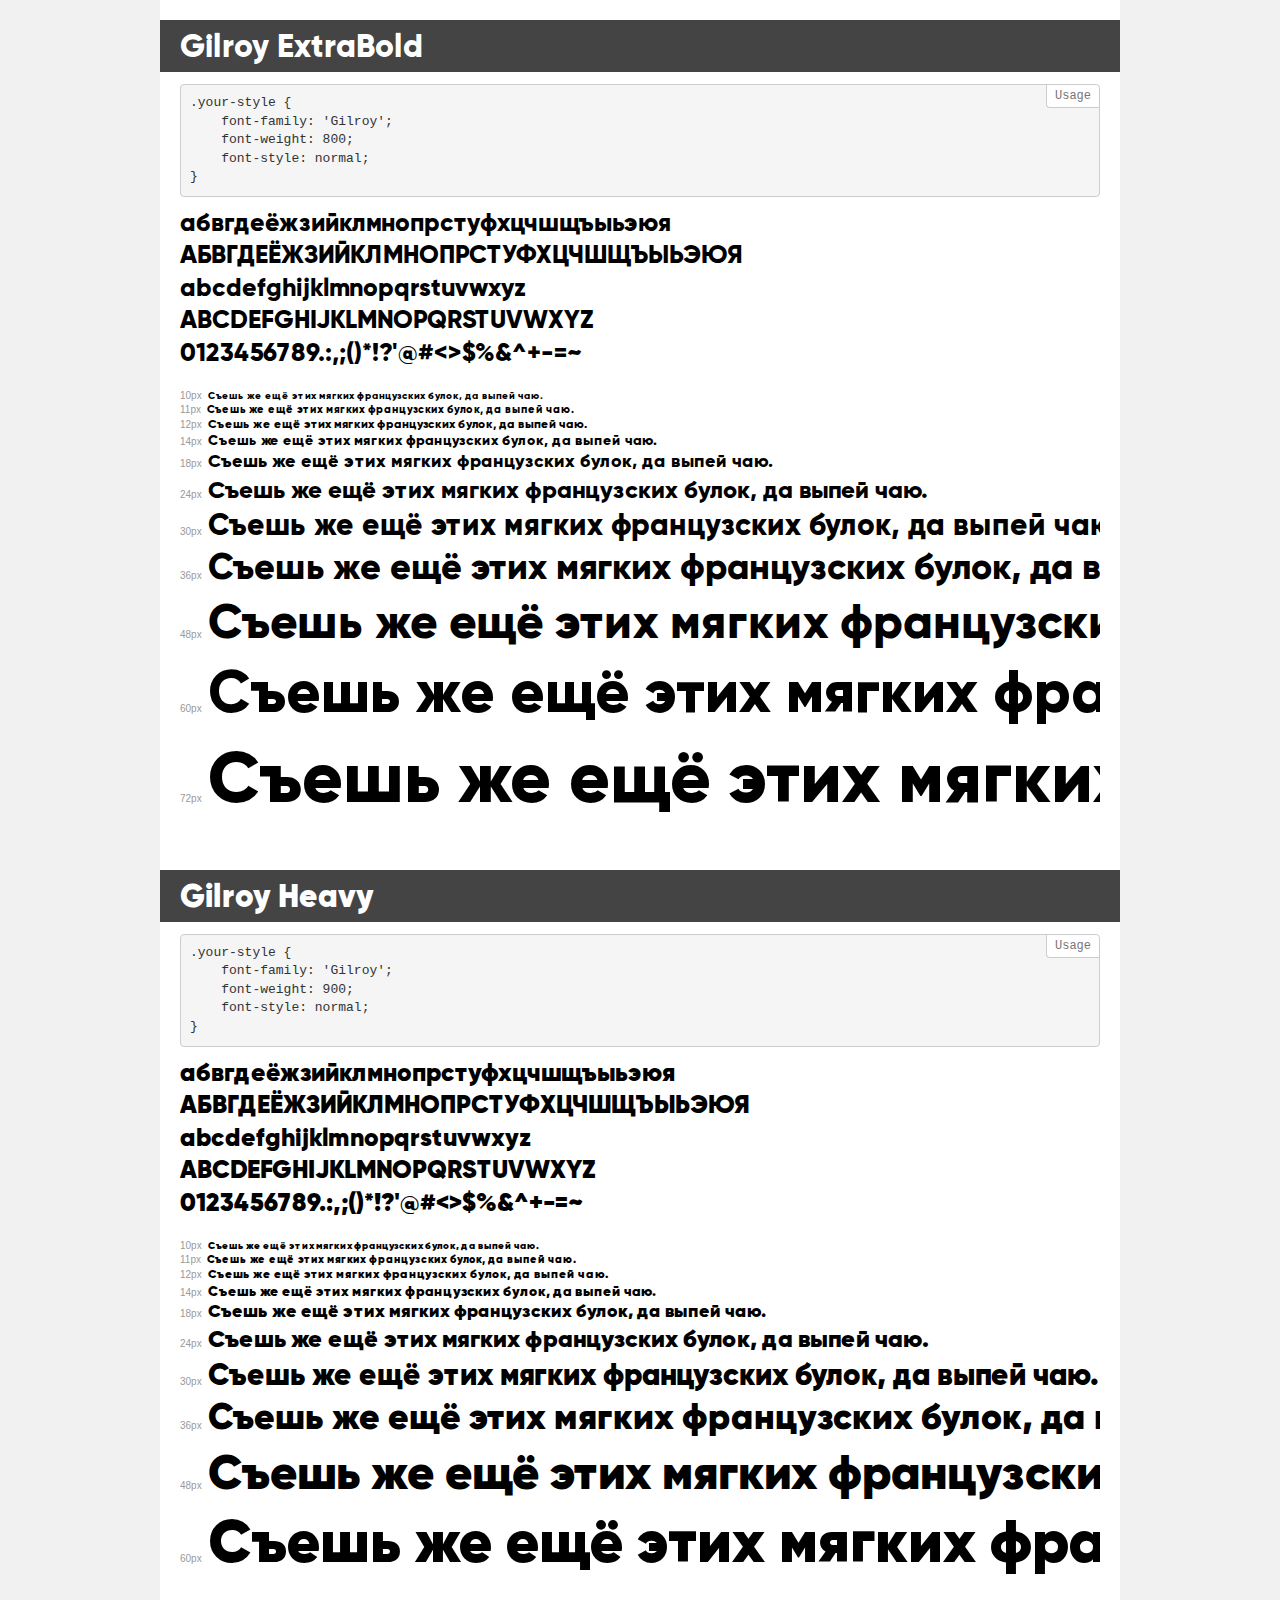
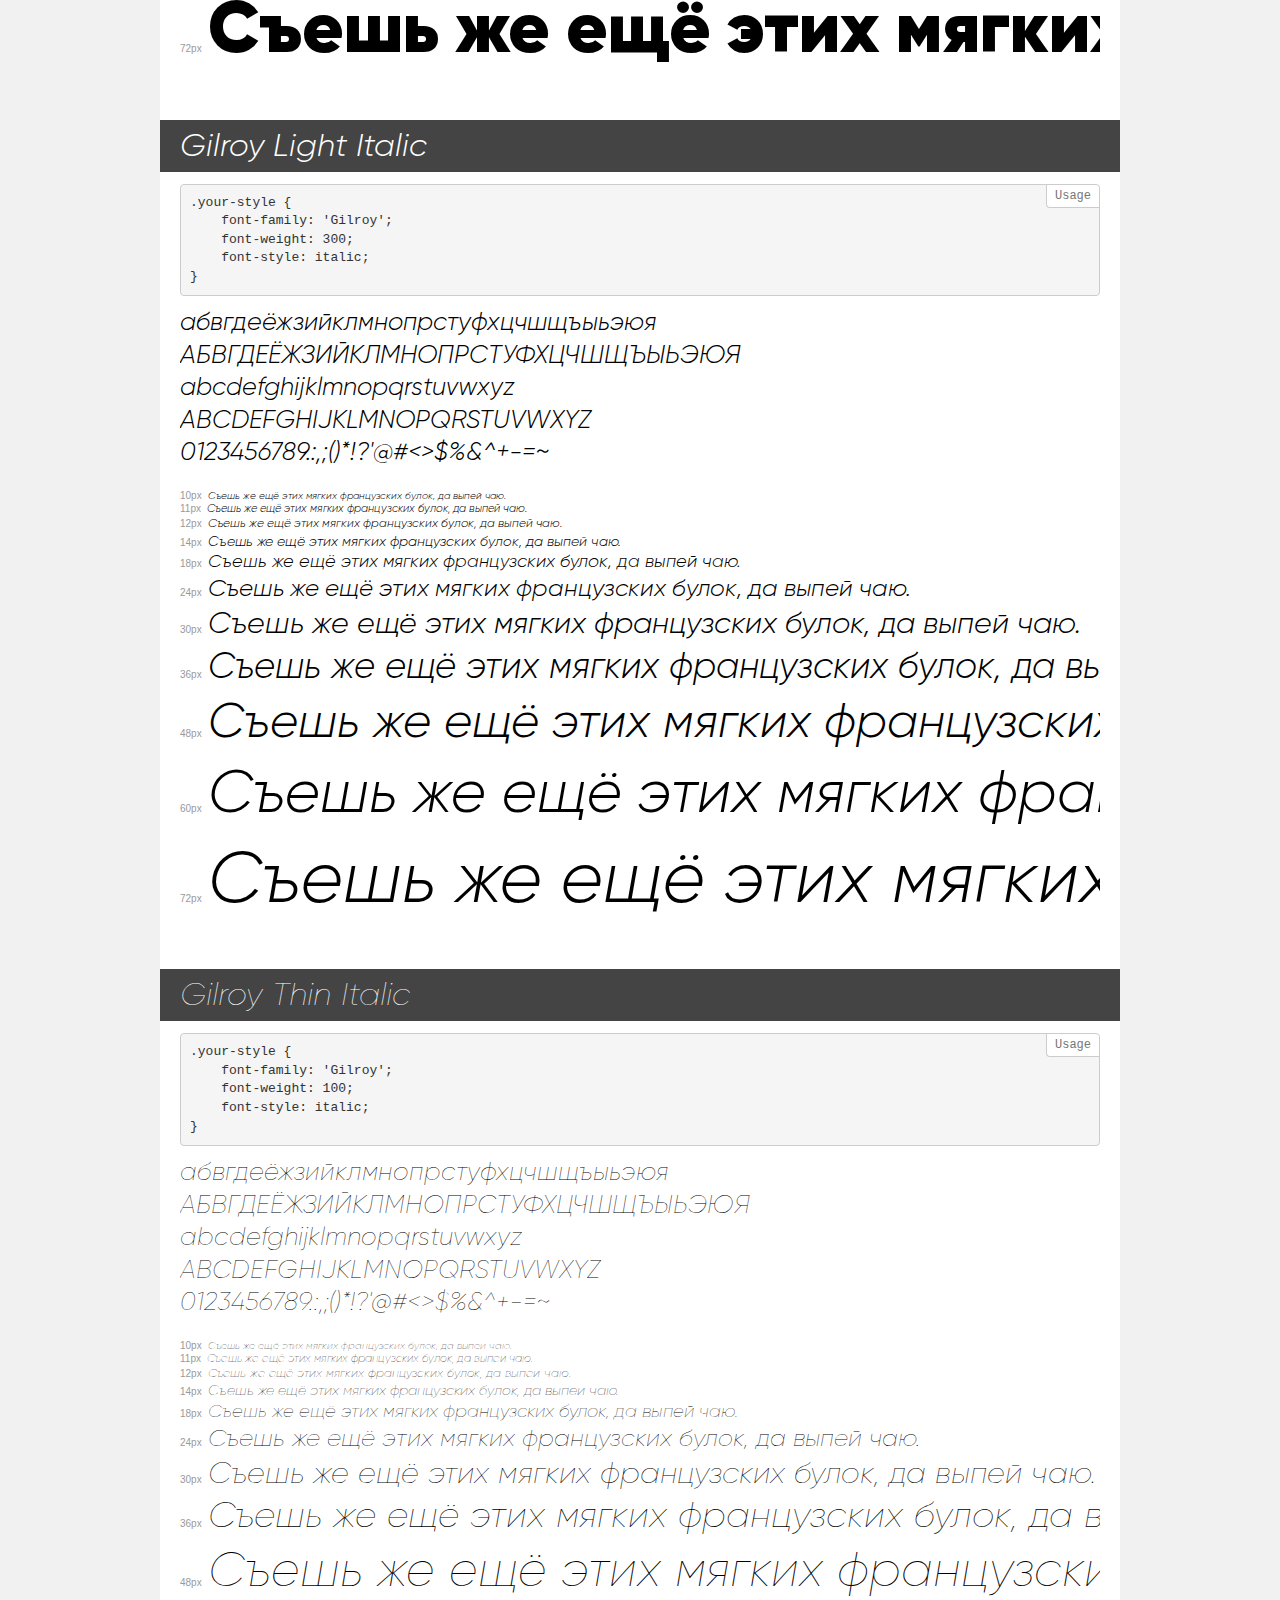
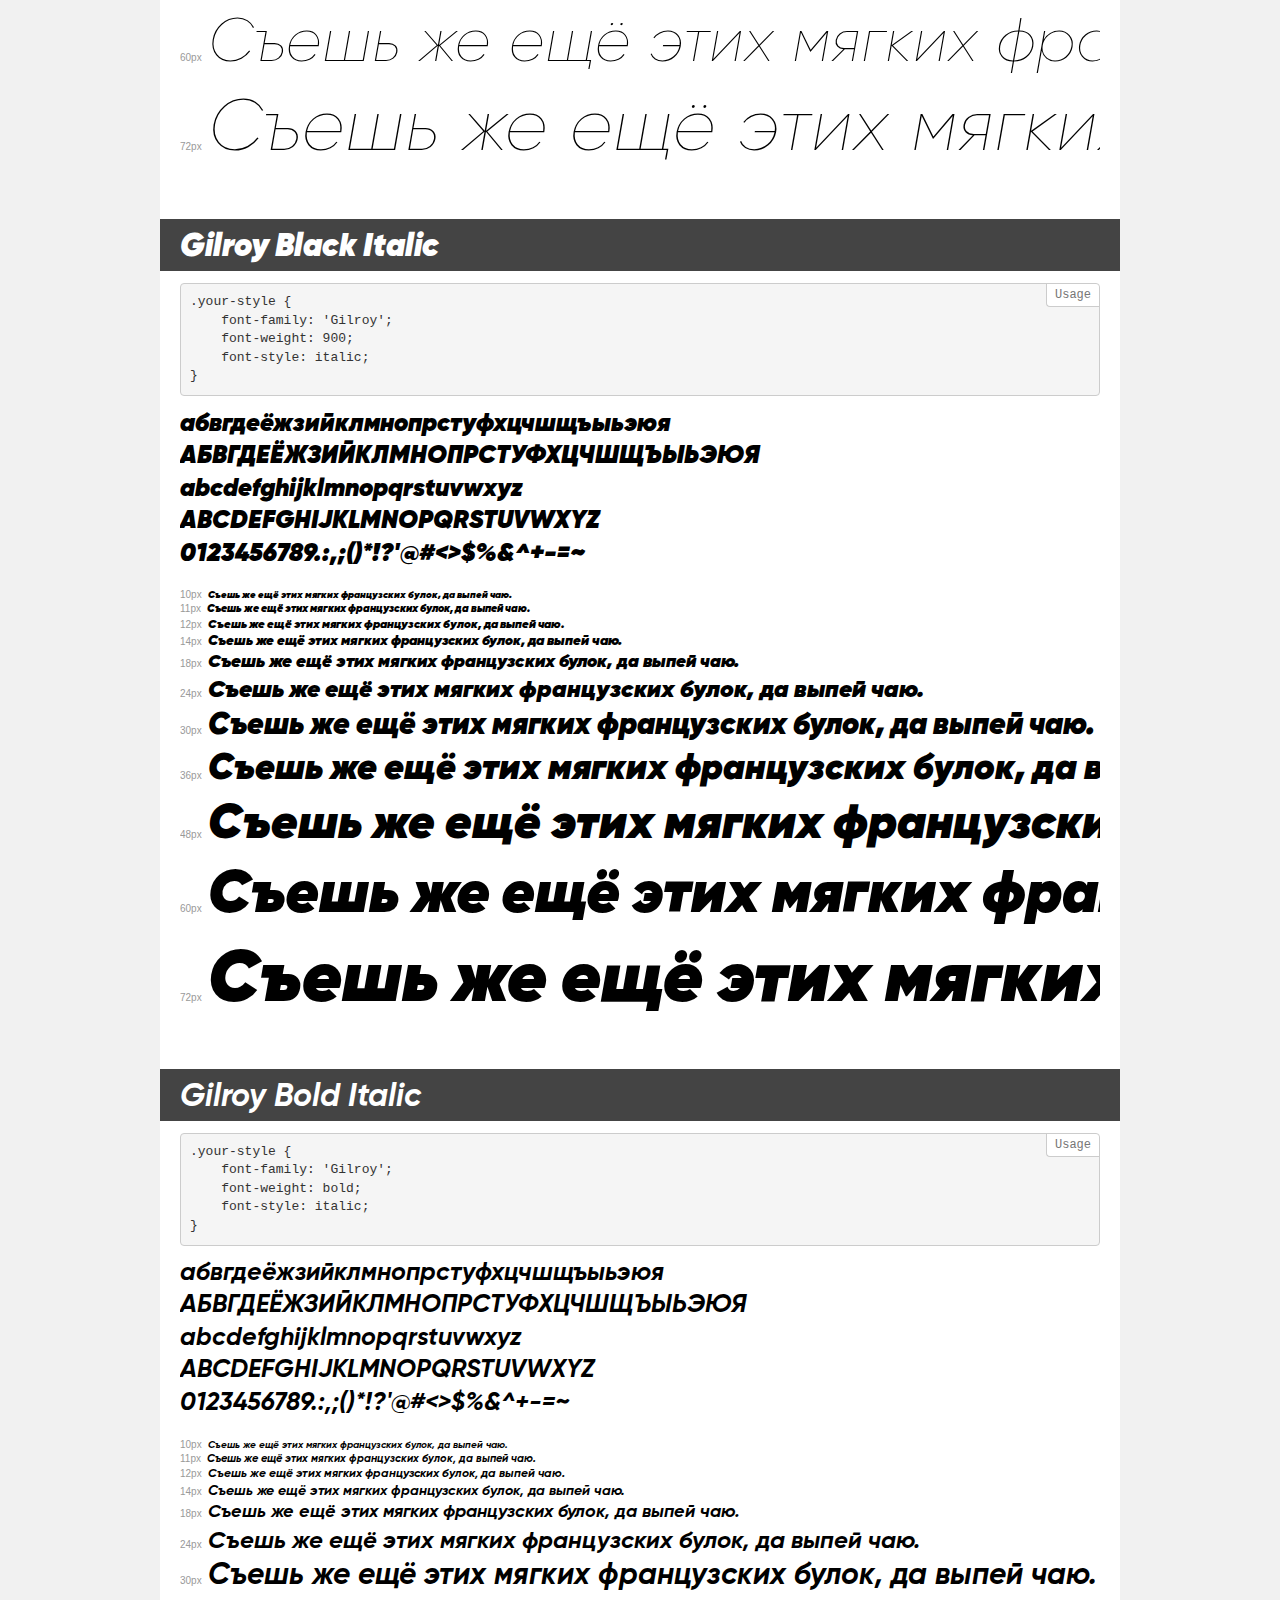
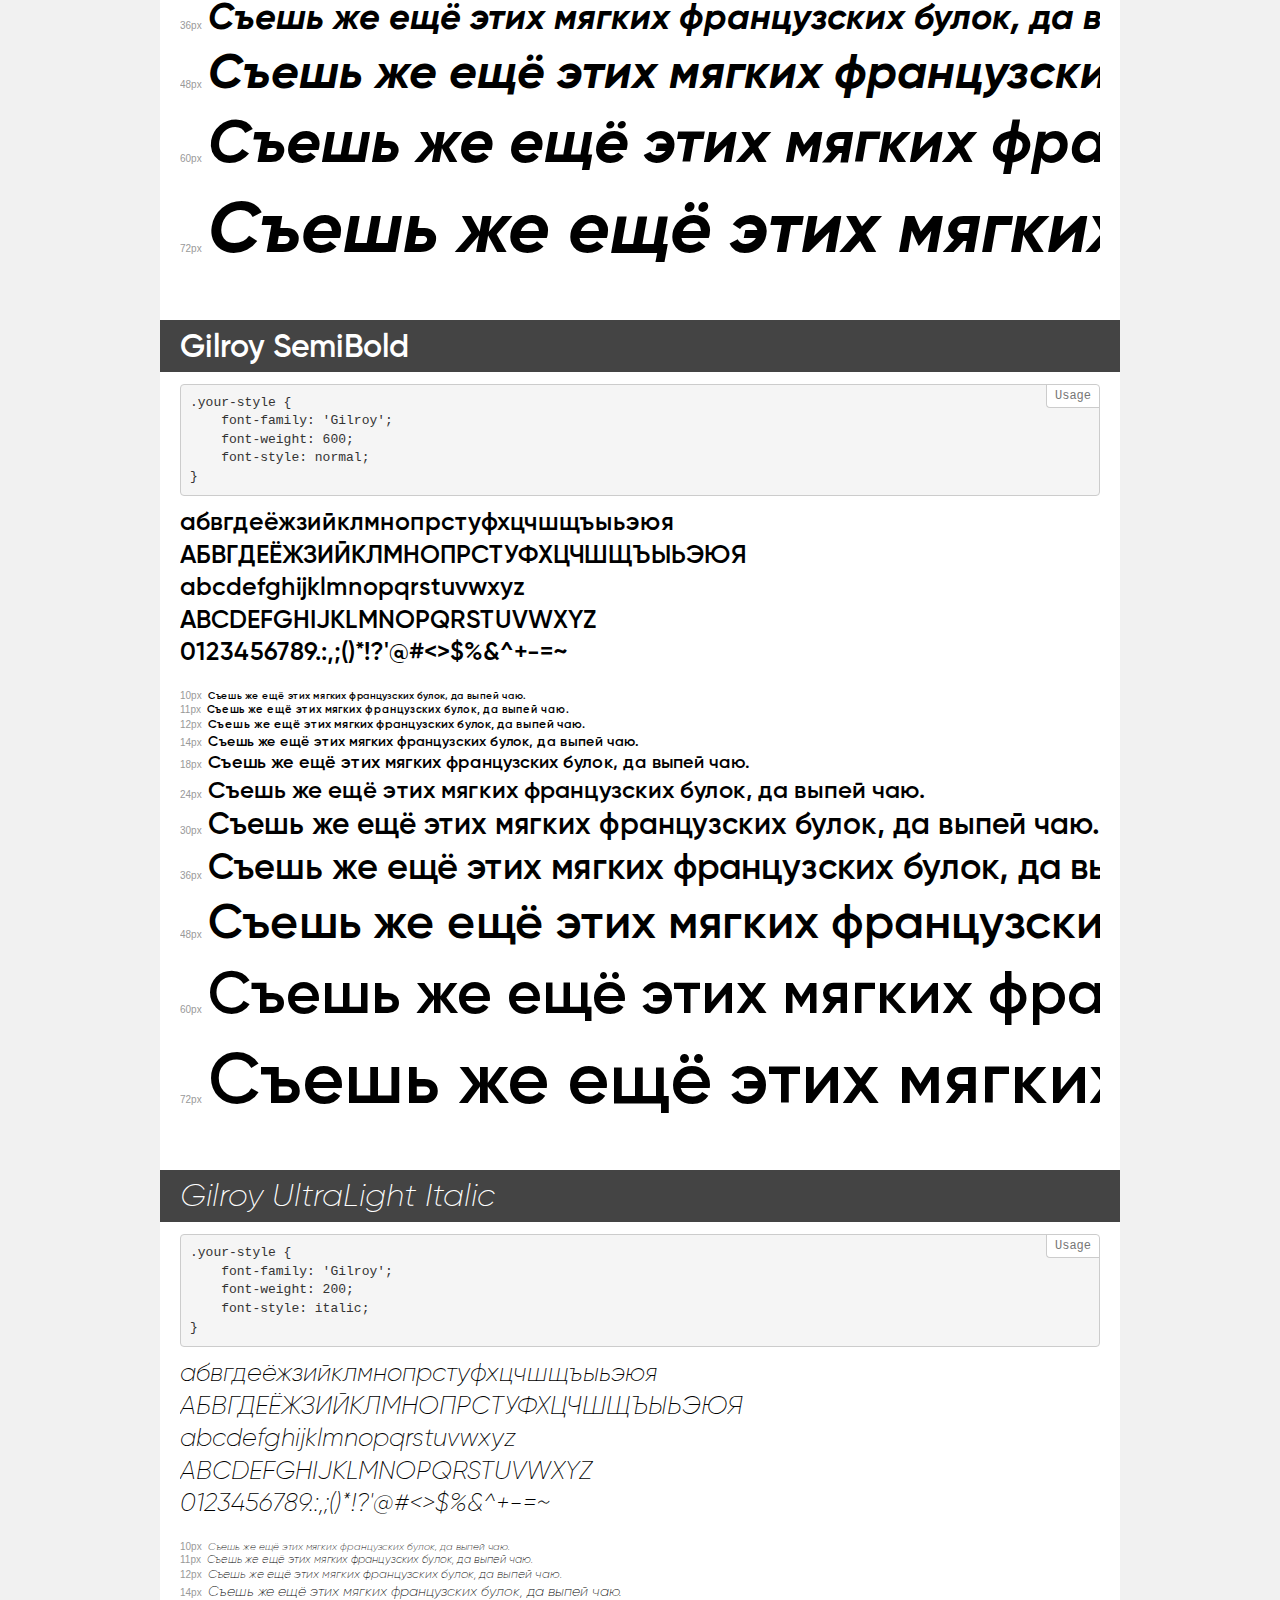
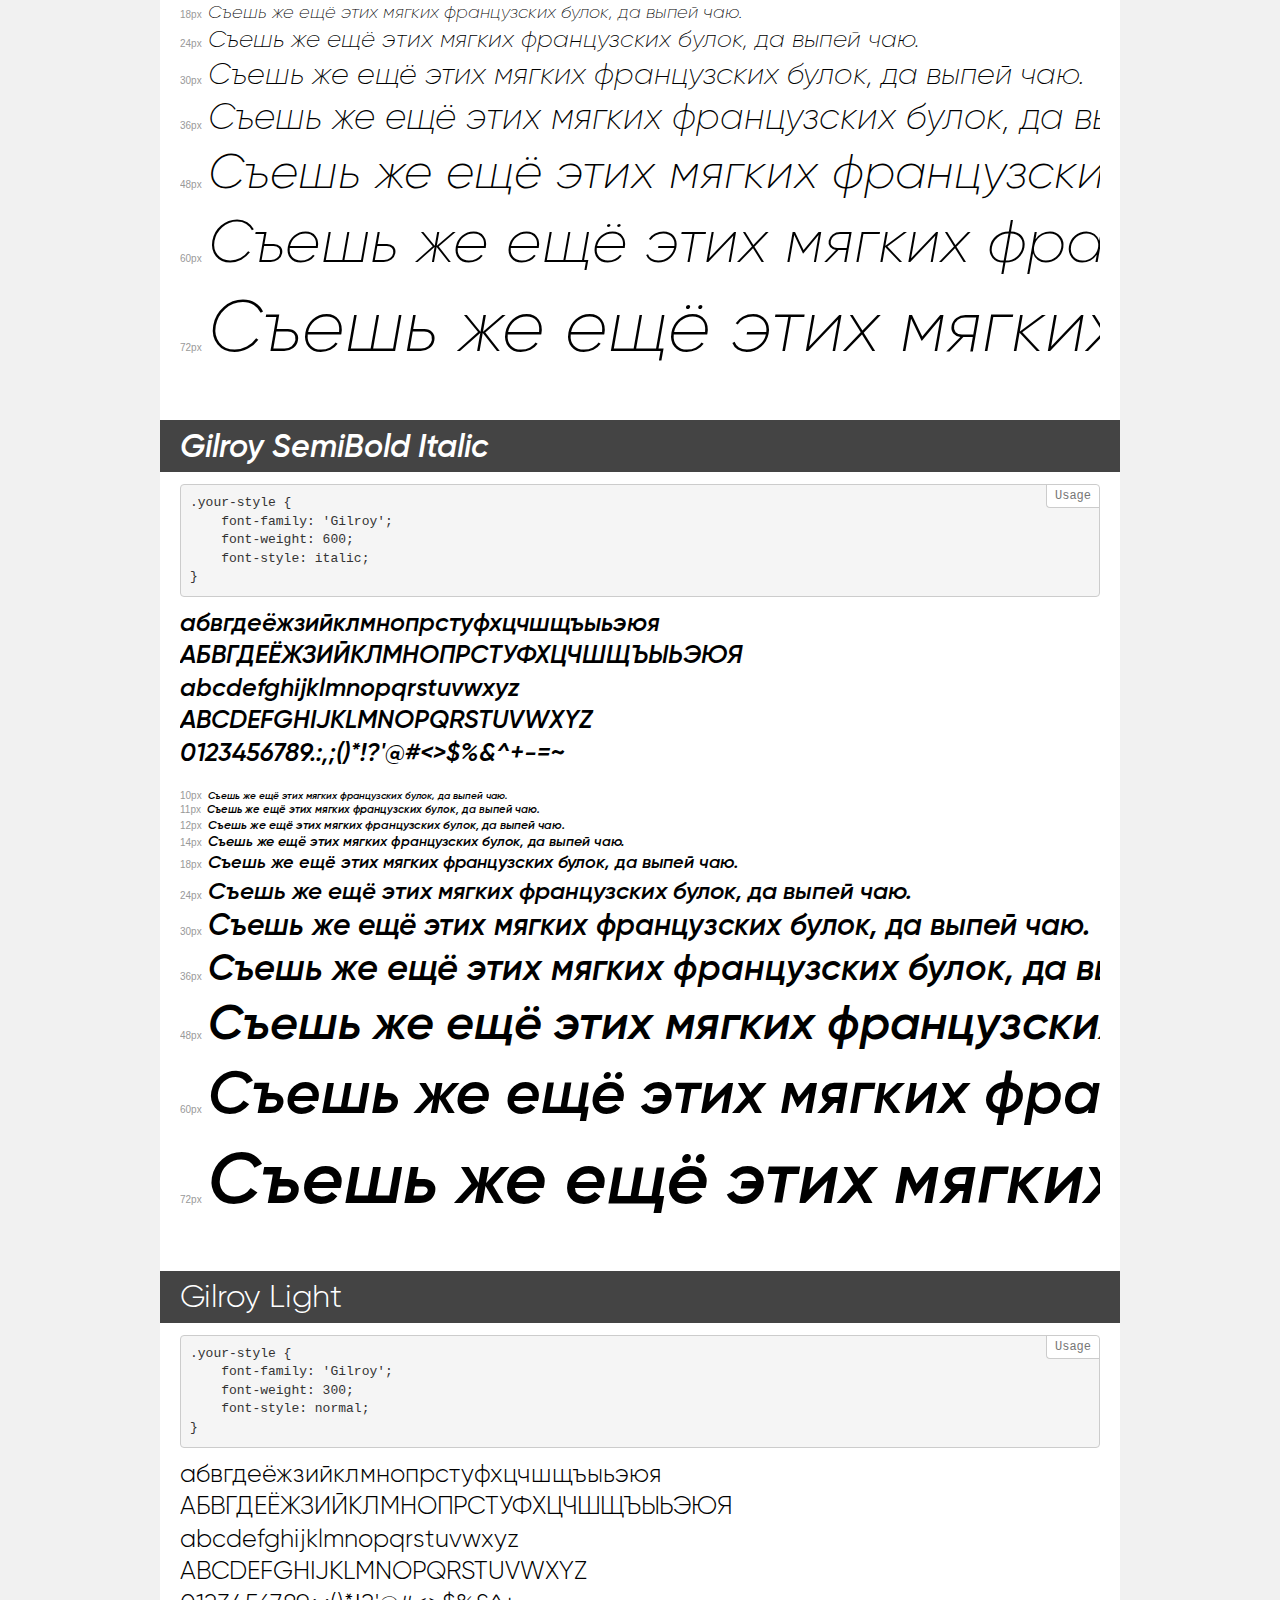
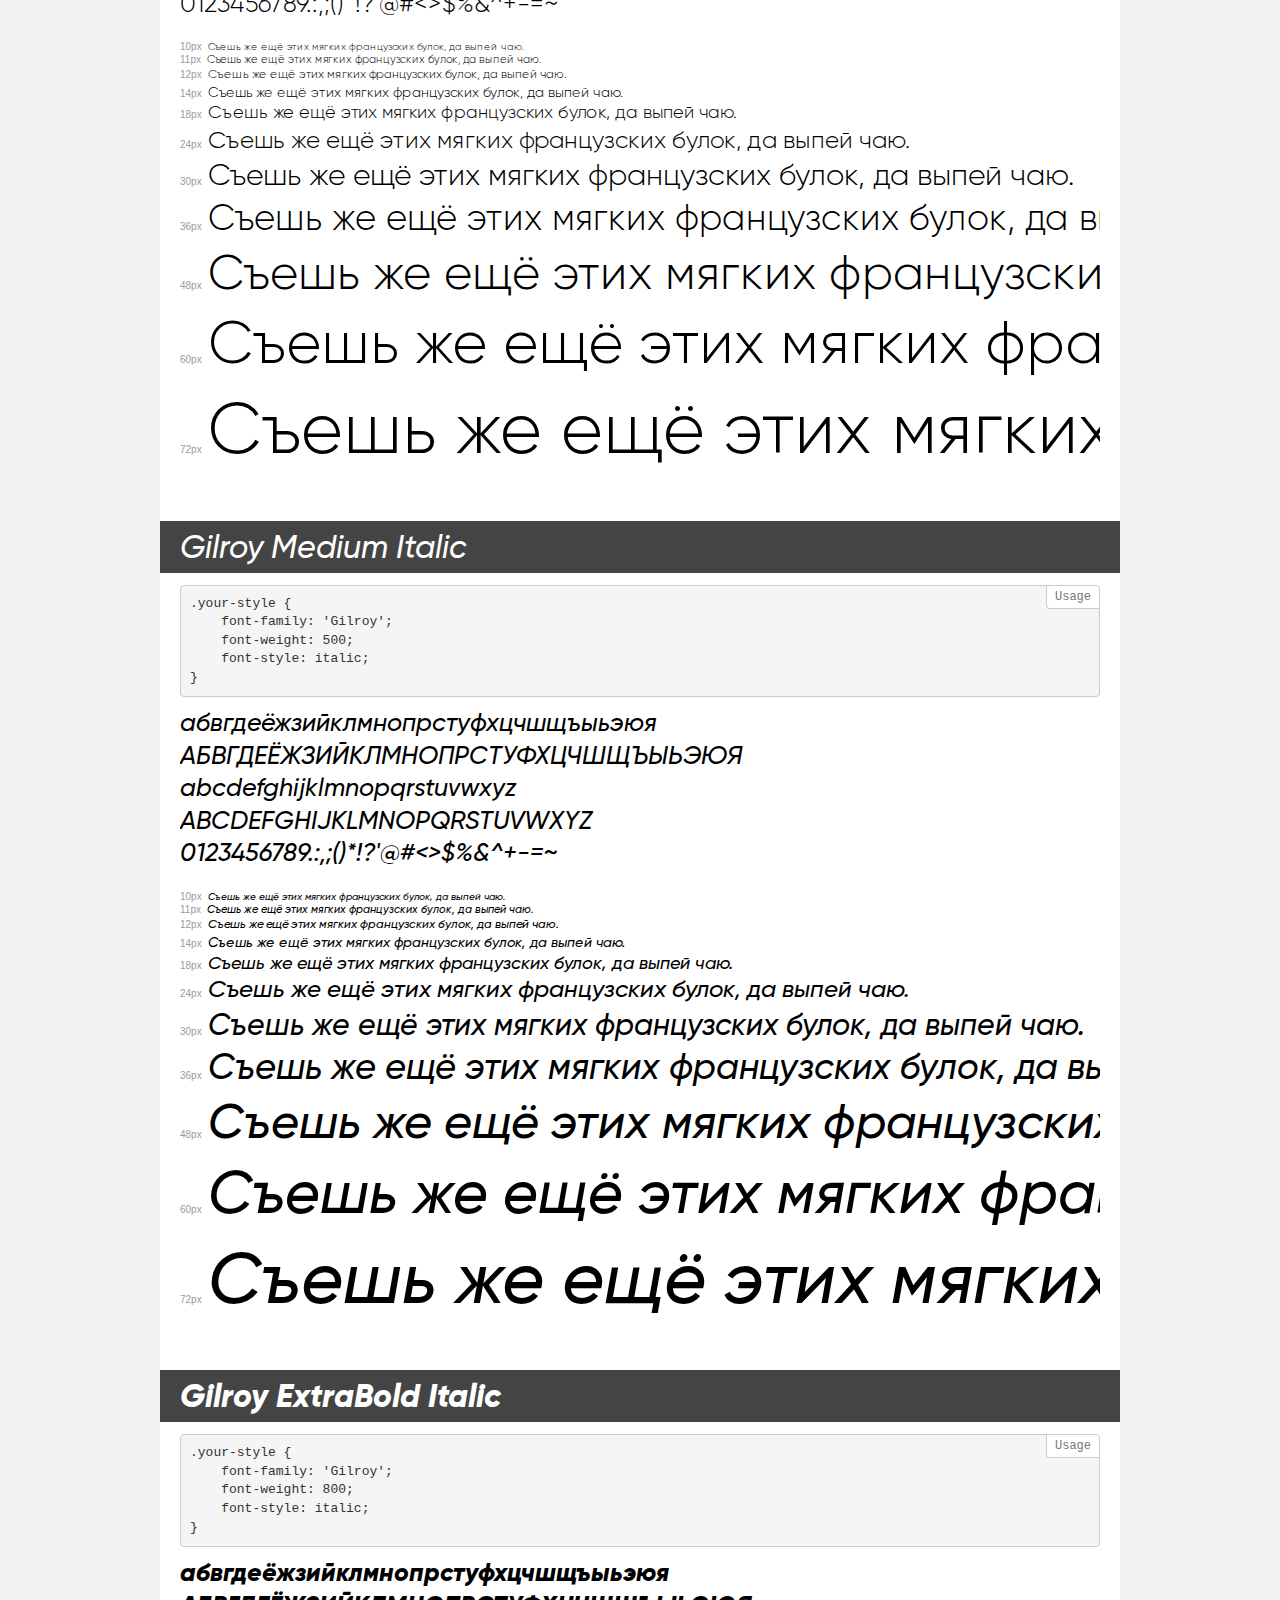
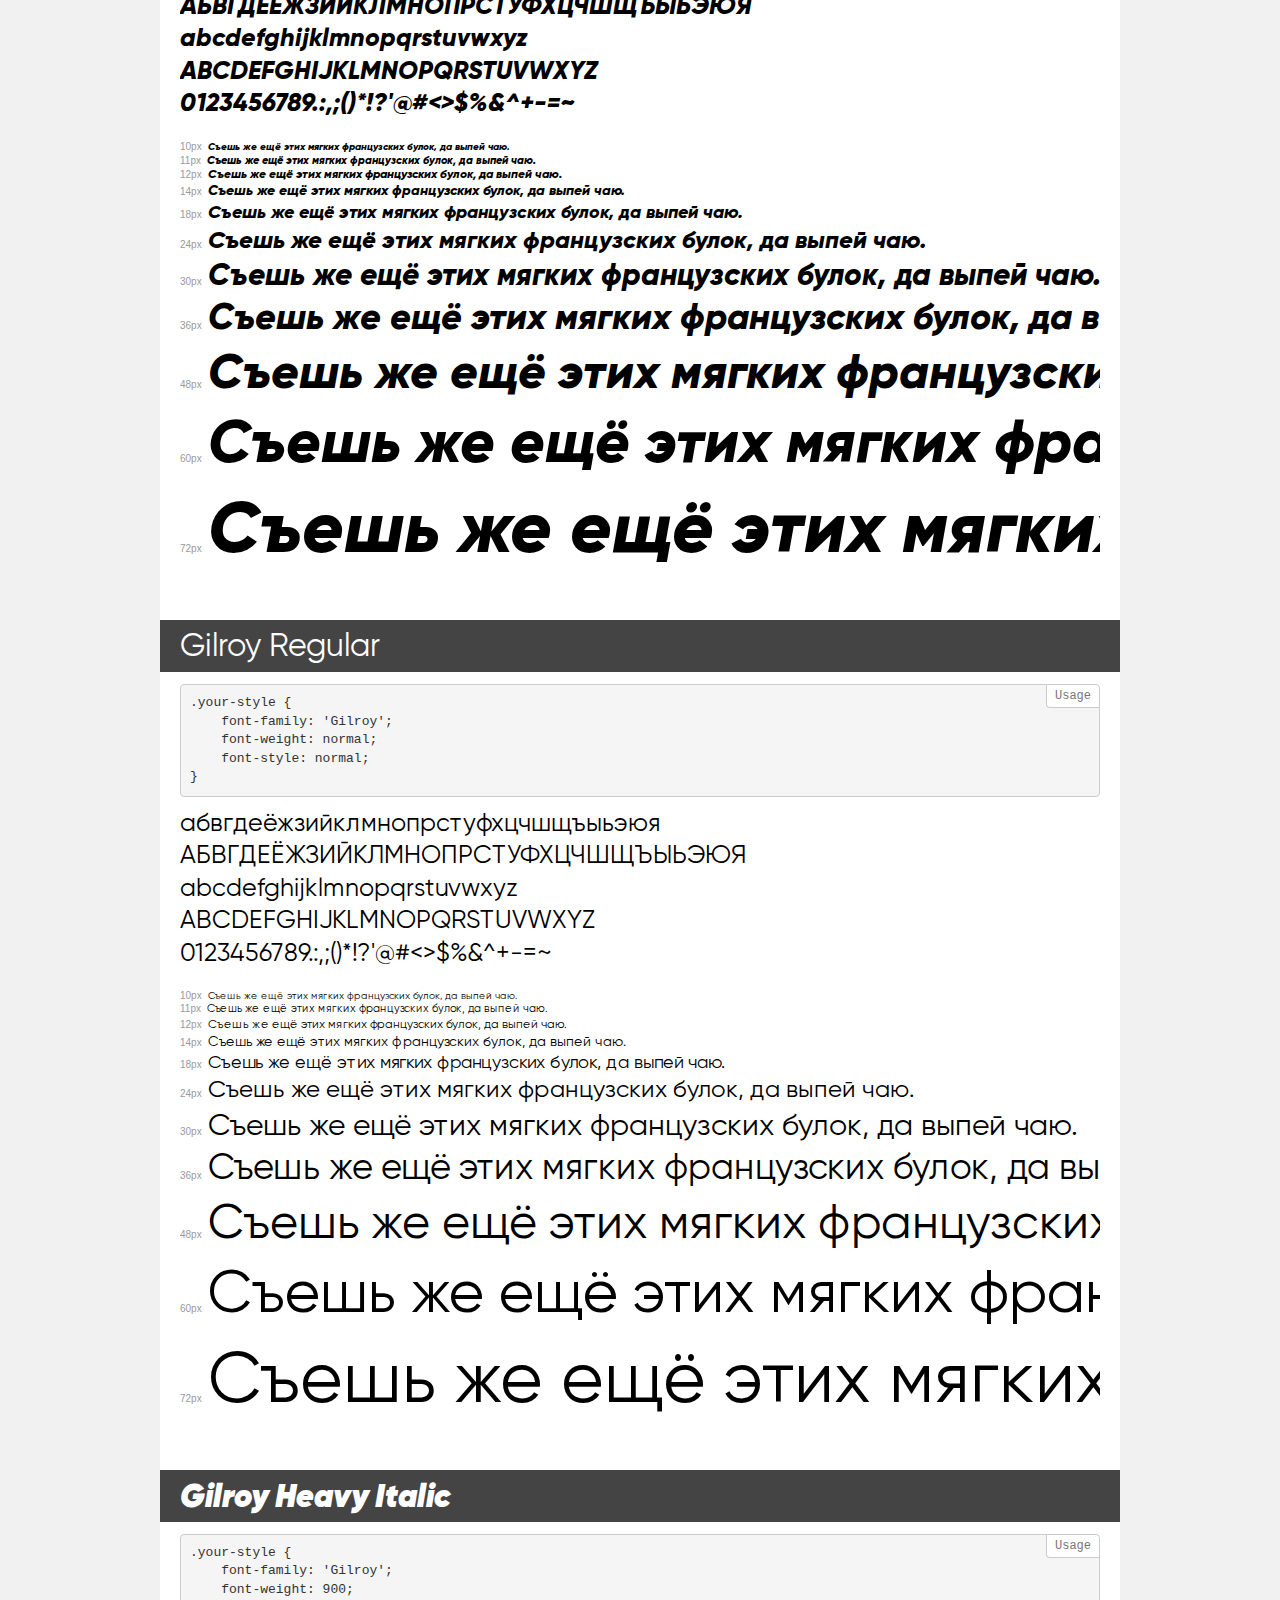
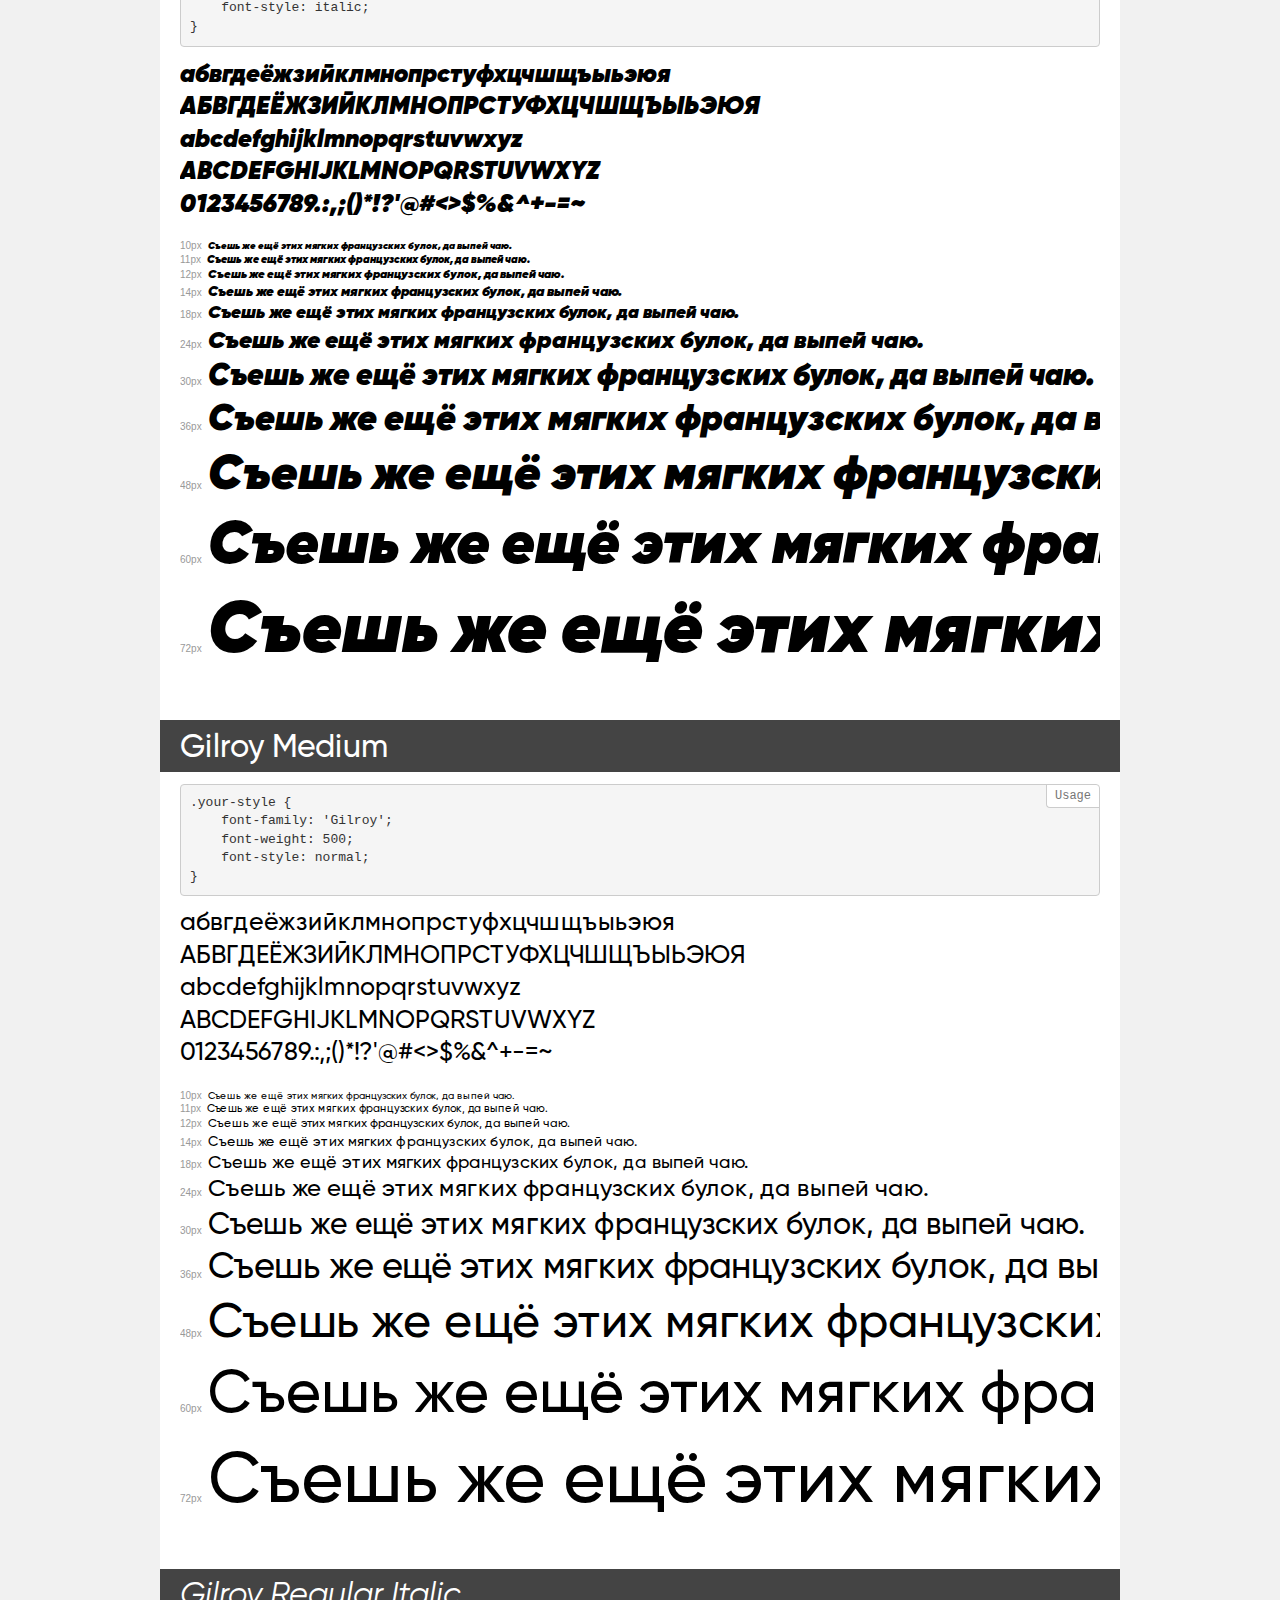
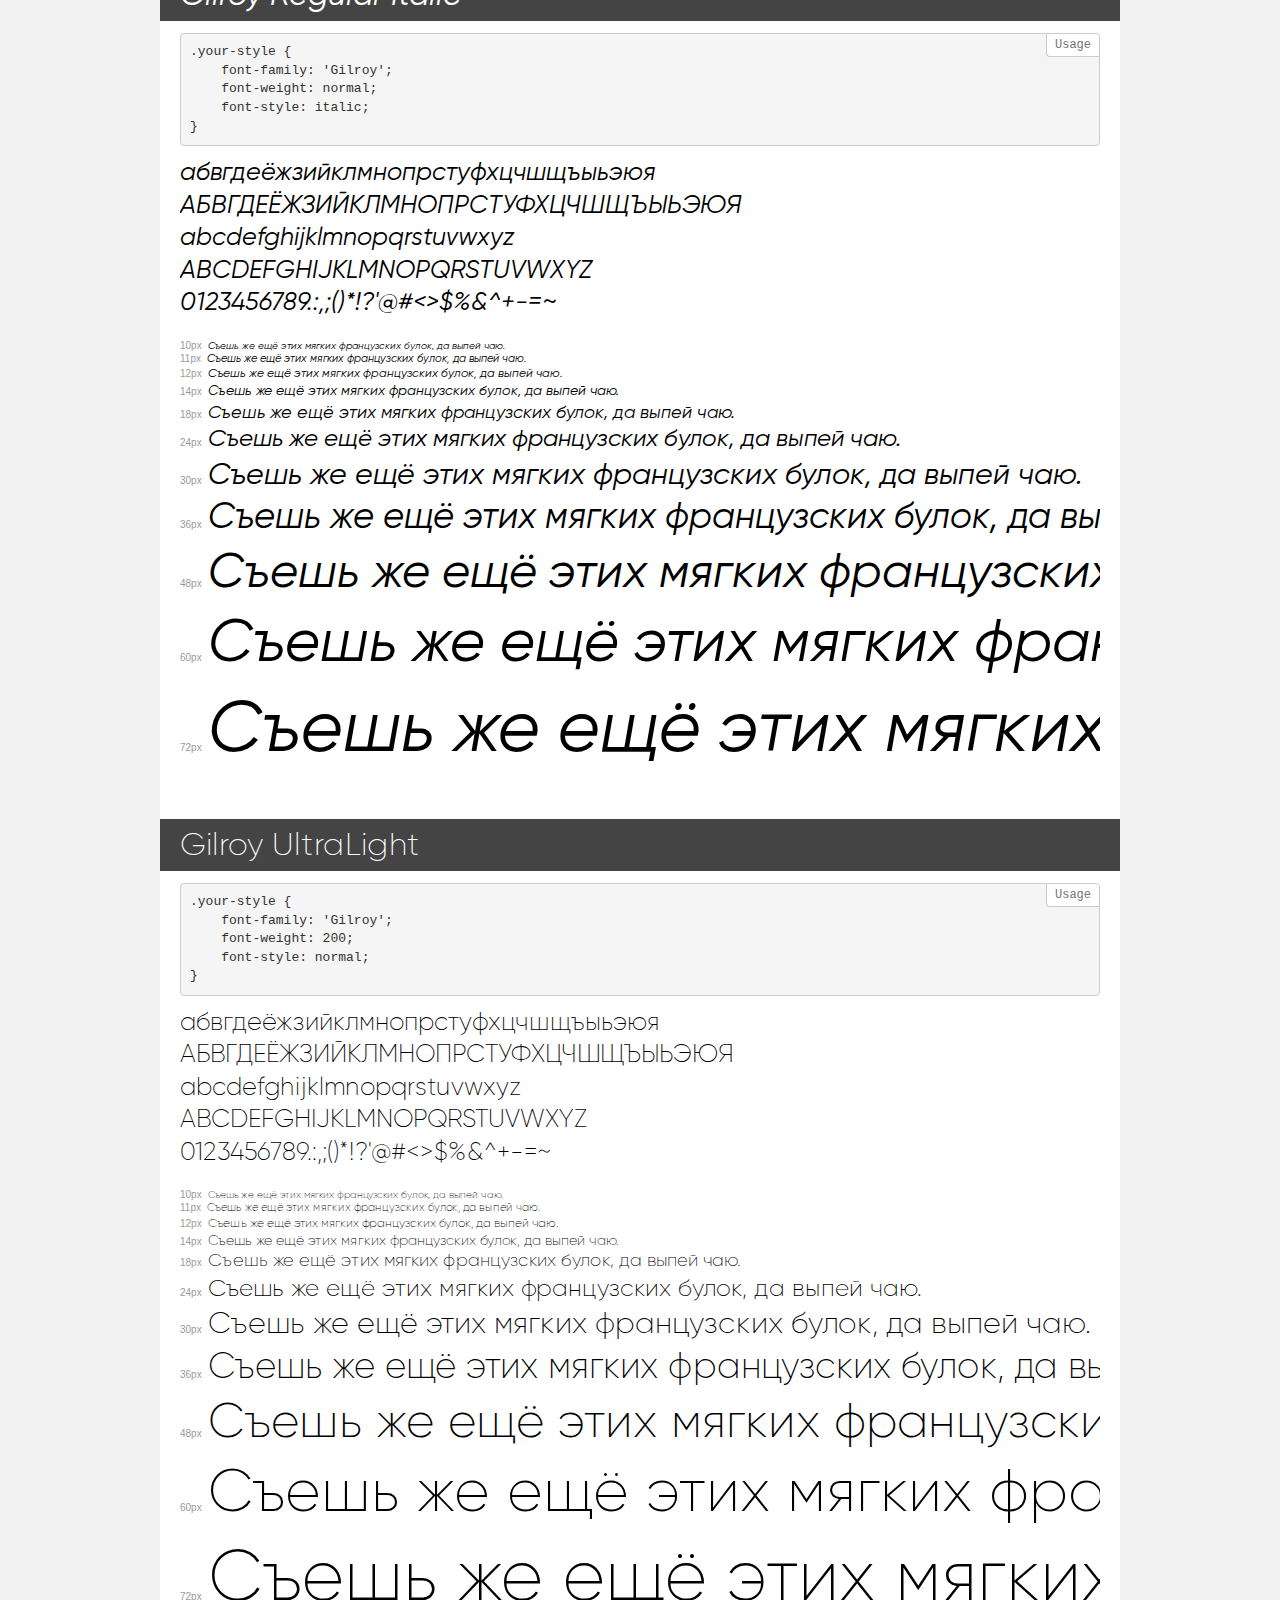
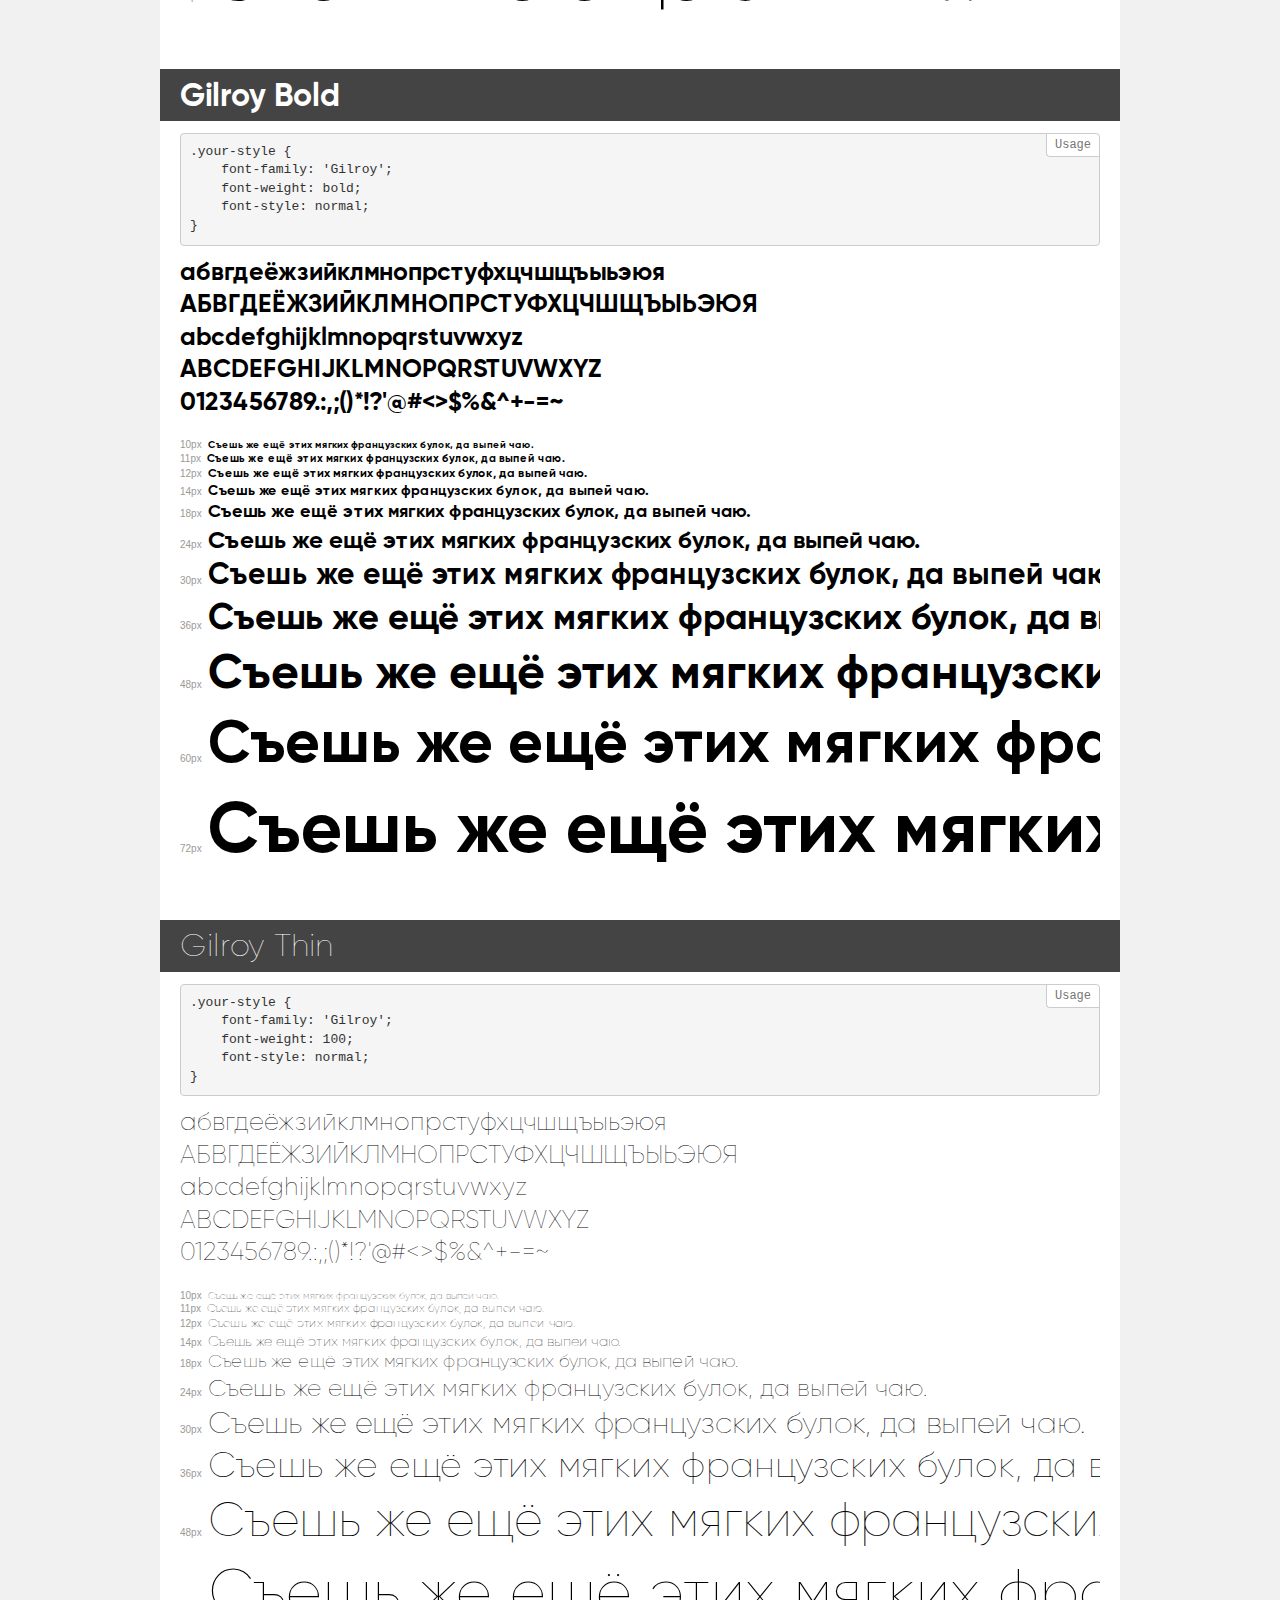
<file: Gilroy/demo.html>
<!DOCTYPE html>
<html>
<head>
    <meta charset="utf-8">
    <meta http-equiv="X-UA-Compatible" content="IE=edge">
    <meta name="viewport" content="width=device-width, initial-scale=1">
    <meta name="robots" content="noindex, noarchive">
    <meta name="format-detection" content="telephone=no">
    <title>Transfonter demo</title>
    <link href="stylesheet.css" rel="stylesheet">
    <style>
        /*
        http://meyerweb.com/eric/tools/css/reset/
        v2.0 | 20110126
        License: none (public domain)
        */
        html, body, div, span, applet, object, iframe,
        h1, h2, h3, h4, h5, h6, p, blockquote, pre,
        a, abbr, acronym, address, big, cite, code,
        del, dfn, em, img, ins, kbd, q, s, samp,
        small, strike, strong, sub, sup, tt, var,
        b, u, i, center,
        dl, dt, dd, ol, ul, li,
        fieldset, form, label, legend,
        table, caption, tbody, tfoot, thead, tr, th, td,
        article, aside, canvas, details, embed,
        figure, figcaption, footer, header, hgroup,
        menu, nav, output, ruby, section, summary,
        time, mark, audio, video {
            margin: 0;
            padding: 0;
            border: 0;
            font-size: 100%;
            font: inherit;
            vertical-align: baseline;
        }
        /* HTML5 display-role reset for older browsers */
        article, aside, details, figcaption, figure,
        footer, header, hgroup, menu, nav, section {
            display: block;
        }
        body {
            line-height: 1;
        }
        ol, ul {
            list-style: none;
        }
        blockquote, q {
            quotes: none;
        }
        blockquote:before, blockquote:after,
        q:before, q:after {
            content: '';
            content: none;
        }
        table {
            border-collapse: collapse;
            border-spacing: 0;
        }
        /* common styles */
        body {
            background: #f1f1f1;
            color: #000;
        }
        .page {
            background: #fff;
            width: 920px;
            margin: 0 auto;
            padding: 20px 20px 0 20px;
            overflow: hidden;
        }
        .font-container {
            overflow-x: auto;
            overflow-y: hidden;
            margin-bottom: 40px;
            line-height: 1.3;
            white-space: nowrap;
            padding-bottom: 5px;
        }
        h1 {
            position: relative;
            background: #444;
            font-size: 32px;
            color: #fff;
            padding: 10px 20px;
            margin: 0 -20px 12px -20px;
        }
        .letters {
            font-size: 25px;
            margin-bottom: 20px;
        }
        .s10:before {
            content: '10px';
        }
        .s11:before {
            content: '11px';
        }
        .s12:before {
            content: '12px';
        }
        .s14:before {
            content: '14px';
        }
        .s18:before {
            content: '18px';
        }
        .s24:before {
            content: '24px';
        }
        .s30:before {
            content: '30px';
        }
        .s36:before {
            content: '36px';
        }
        .s48:before {
            content: '48px';
        }
        .s60:before {
            content: '60px';
        }
        .s72:before {
            content: '72px';
        }
        .s10:before, .s11:before, .s12:before, .s14:before,
        .s18:before, .s24:before, .s30:before, .s36:before,
        .s48:before, .s60:before, .s72:before {
            font-family: Arial, sans-serif;
            font-size: 10px;
            font-weight: normal;
            font-style: normal;
            color: #999;
            padding-right: 6px;
        }
        pre {
            display: block;
            position: relative;
            padding: 9px;
            margin: 0 0 10px;
            font-family: Monaco, Menlo, Consolas, "Courier New", monospace !important;
            font-size: 13px;
            line-height: 1.428571429;
            color: #333;
            font-weight: normal !important;
            font-style: normal !important;
            background-color: #f5f5f5;
            border: 1px solid #ccc;
            overflow-x: auto;
            border-radius: 4px;
        }
        pre:after {
            display: block;
            position: absolute;
            right: 0;
            top: 0;
            content: 'Usage';
            line-height: 1;
            padding: 5px 8px;
            font-size: 12px;
            color: #767676;
            background-color: #fff;
            border: 1px solid #ccc;
            border-right: none;
            border-top: none;
            border-radius: 0 4px 0 4px;
            z-index: 10;
        }
        /* responsive */
        @media (max-width: 959px) {
            .page {
                width: auto;
                margin: 0;
            }
        }
    </style>
</head>
<body>
<div class="page">
    <div class="demo" style="font-family: 'Gilroy'; font-weight: 800; font-style: normal;">
        <h1>Gilroy ExtraBold</h1>
        <pre>.your-style {
    font-family: 'Gilroy';
    font-weight: 800;
    font-style: normal;
}</pre>
        <div class="font-container">
            <p class="letters">
                абвгдеёжзийклмнопрстуфхцчшщъыьэюя<br>
АБВГДЕЁЖЗИЙКЛМНОПРСТУФХЦЧШЩЪЫЬЭЮЯ<br>
abcdefghijklmnopqrstuvwxyz<br>
ABCDEFGHIJKLMNOPQRSTUVWXYZ<br>
                0123456789.:,;()*!?'@#<>$%&^+-=~
            </p>
            <p class="s10" style="font-size: 10px;">Съешь же ещё этих мягких французских булок, да выпей чаю.</p>
            <p class="s11" style="font-size: 11px;">Съешь же ещё этих мягких французских булок, да выпей чаю.</p>
            <p class="s12" style="font-size: 12px;">Съешь же ещё этих мягких французских булок, да выпей чаю.</p>
            <p class="s14" style="font-size: 14px;">Съешь же ещё этих мягких французских булок, да выпей чаю.</p>
            <p class="s18" style="font-size: 18px;">Съешь же ещё этих мягких французских булок, да выпей чаю.</p>
            <p class="s24" style="font-size: 24px;">Съешь же ещё этих мягких французских булок, да выпей чаю.</p>
            <p class="s30" style="font-size: 30px;">Съешь же ещё этих мягких французских булок, да выпей чаю.</p>
            <p class="s36" style="font-size: 36px;">Съешь же ещё этих мягких французских булок, да выпей чаю.</p>
            <p class="s48" style="font-size: 48px;">Съешь же ещё этих мягких французских булок, да выпей чаю.</p>
            <p class="s60" style="font-size: 60px;">Съешь же ещё этих мягких французских булок, да выпей чаю.</p>
            <p class="s72" style="font-size: 72px;">Съешь же ещё этих мягких французских булок, да выпей чаю.</p>
        </div>
    </div>
    <div class="demo" style="font-family: 'Gilroy'; font-weight: 900; font-style: normal;">
        <h1>Gilroy Heavy</h1>
        <pre>.your-style {
    font-family: 'Gilroy';
    font-weight: 900;
    font-style: normal;
}</pre>
        <div class="font-container">
            <p class="letters">
                абвгдеёжзийклмнопрстуфхцчшщъыьэюя<br>
АБВГДЕЁЖЗИЙКЛМНОПРСТУФХЦЧШЩЪЫЬЭЮЯ<br>
abcdefghijklmnopqrstuvwxyz<br>
ABCDEFGHIJKLMNOPQRSTUVWXYZ<br>
                0123456789.:,;()*!?'@#<>$%&^+-=~
            </p>
            <p class="s10" style="font-size: 10px;">Съешь же ещё этих мягких французских булок, да выпей чаю.</p>
            <p class="s11" style="font-size: 11px;">Съешь же ещё этих мягких французских булок, да выпей чаю.</p>
            <p class="s12" style="font-size: 12px;">Съешь же ещё этих мягких французских булок, да выпей чаю.</p>
            <p class="s14" style="font-size: 14px;">Съешь же ещё этих мягких французских булок, да выпей чаю.</p>
            <p class="s18" style="font-size: 18px;">Съешь же ещё этих мягких французских булок, да выпей чаю.</p>
            <p class="s24" style="font-size: 24px;">Съешь же ещё этих мягких французских булок, да выпей чаю.</p>
            <p class="s30" style="font-size: 30px;">Съешь же ещё этих мягких французских булок, да выпей чаю.</p>
            <p class="s36" style="font-size: 36px;">Съешь же ещё этих мягких французских булок, да выпей чаю.</p>
            <p class="s48" style="font-size: 48px;">Съешь же ещё этих мягких французских булок, да выпей чаю.</p>
            <p class="s60" style="font-size: 60px;">Съешь же ещё этих мягких французских булок, да выпей чаю.</p>
            <p class="s72" style="font-size: 72px;">Съешь же ещё этих мягких французских булок, да выпей чаю.</p>
        </div>
    </div>
    <div class="demo" style="font-family: 'Gilroy'; font-weight: 300; font-style: italic;">
        <h1>Gilroy Light Italic</h1>
        <pre>.your-style {
    font-family: 'Gilroy';
    font-weight: 300;
    font-style: italic;
}</pre>
        <div class="font-container">
            <p class="letters">
                абвгдеёжзийклмнопрстуфхцчшщъыьэюя<br>
АБВГДЕЁЖЗИЙКЛМНОПРСТУФХЦЧШЩЪЫЬЭЮЯ<br>
abcdefghijklmnopqrstuvwxyz<br>
ABCDEFGHIJKLMNOPQRSTUVWXYZ<br>
                0123456789.:,;()*!?'@#<>$%&^+-=~
            </p>
            <p class="s10" style="font-size: 10px;">Съешь же ещё этих мягких французских булок, да выпей чаю.</p>
            <p class="s11" style="font-size: 11px;">Съешь же ещё этих мягких французских булок, да выпей чаю.</p>
            <p class="s12" style="font-size: 12px;">Съешь же ещё этих мягких французских булок, да выпей чаю.</p>
            <p class="s14" style="font-size: 14px;">Съешь же ещё этих мягких французских булок, да выпей чаю.</p>
            <p class="s18" style="font-size: 18px;">Съешь же ещё этих мягких французских булок, да выпей чаю.</p>
            <p class="s24" style="font-size: 24px;">Съешь же ещё этих мягких французских булок, да выпей чаю.</p>
            <p class="s30" style="font-size: 30px;">Съешь же ещё этих мягких французских булок, да выпей чаю.</p>
            <p class="s36" style="font-size: 36px;">Съешь же ещё этих мягких французских булок, да выпей чаю.</p>
            <p class="s48" style="font-size: 48px;">Съешь же ещё этих мягких французских булок, да выпей чаю.</p>
            <p class="s60" style="font-size: 60px;">Съешь же ещё этих мягких французских булок, да выпей чаю.</p>
            <p class="s72" style="font-size: 72px;">Съешь же ещё этих мягких французских булок, да выпей чаю.</p>
        </div>
    </div>
    <div class="demo" style="font-family: 'Gilroy'; font-weight: 100; font-style: italic;">
        <h1>Gilroy Thin Italic</h1>
        <pre>.your-style {
    font-family: 'Gilroy';
    font-weight: 100;
    font-style: italic;
}</pre>
        <div class="font-container">
            <p class="letters">
                абвгдеёжзийклмнопрстуфхцчшщъыьэюя<br>
АБВГДЕЁЖЗИЙКЛМНОПРСТУФХЦЧШЩЪЫЬЭЮЯ<br>
abcdefghijklmnopqrstuvwxyz<br>
ABCDEFGHIJKLMNOPQRSTUVWXYZ<br>
                0123456789.:,;()*!?'@#<>$%&^+-=~
            </p>
            <p class="s10" style="font-size: 10px;">Съешь же ещё этих мягких французских булок, да выпей чаю.</p>
            <p class="s11" style="font-size: 11px;">Съешь же ещё этих мягких французских булок, да выпей чаю.</p>
            <p class="s12" style="font-size: 12px;">Съешь же ещё этих мягких французских булок, да выпей чаю.</p>
            <p class="s14" style="font-size: 14px;">Съешь же ещё этих мягких французских булок, да выпей чаю.</p>
            <p class="s18" style="font-size: 18px;">Съешь же ещё этих мягких французских булок, да выпей чаю.</p>
            <p class="s24" style="font-size: 24px;">Съешь же ещё этих мягких французских булок, да выпей чаю.</p>
            <p class="s30" style="font-size: 30px;">Съешь же ещё этих мягких французских булок, да выпей чаю.</p>
            <p class="s36" style="font-size: 36px;">Съешь же ещё этих мягких французских булок, да выпей чаю.</p>
            <p class="s48" style="font-size: 48px;">Съешь же ещё этих мягких французских булок, да выпей чаю.</p>
            <p class="s60" style="font-size: 60px;">Съешь же ещё этих мягких французских булок, да выпей чаю.</p>
            <p class="s72" style="font-size: 72px;">Съешь же ещё этих мягких французских булок, да выпей чаю.</p>
        </div>
    </div>
    <div class="demo" style="font-family: 'Gilroy'; font-weight: 900; font-style: italic;">
        <h1>Gilroy Black Italic</h1>
        <pre>.your-style {
    font-family: 'Gilroy';
    font-weight: 900;
    font-style: italic;
}</pre>
        <div class="font-container">
            <p class="letters">
                абвгдеёжзийклмнопрстуфхцчшщъыьэюя<br>
АБВГДЕЁЖЗИЙКЛМНОПРСТУФХЦЧШЩЪЫЬЭЮЯ<br>
abcdefghijklmnopqrstuvwxyz<br>
ABCDEFGHIJKLMNOPQRSTUVWXYZ<br>
                0123456789.:,;()*!?'@#<>$%&^+-=~
            </p>
            <p class="s10" style="font-size: 10px;">Съешь же ещё этих мягких французских булок, да выпей чаю.</p>
            <p class="s11" style="font-size: 11px;">Съешь же ещё этих мягких французских булок, да выпей чаю.</p>
            <p class="s12" style="font-size: 12px;">Съешь же ещё этих мягких французских булок, да выпей чаю.</p>
            <p class="s14" style="font-size: 14px;">Съешь же ещё этих мягких французских булок, да выпей чаю.</p>
            <p class="s18" style="font-size: 18px;">Съешь же ещё этих мягких французских булок, да выпей чаю.</p>
            <p class="s24" style="font-size: 24px;">Съешь же ещё этих мягких французских булок, да выпей чаю.</p>
            <p class="s30" style="font-size: 30px;">Съешь же ещё этих мягких французских булок, да выпей чаю.</p>
            <p class="s36" style="font-size: 36px;">Съешь же ещё этих мягких французских булок, да выпей чаю.</p>
            <p class="s48" style="font-size: 48px;">Съешь же ещё этих мягких французских булок, да выпей чаю.</p>
            <p class="s60" style="font-size: 60px;">Съешь же ещё этих мягких французских булок, да выпей чаю.</p>
            <p class="s72" style="font-size: 72px;">Съешь же ещё этих мягких французских булок, да выпей чаю.</p>
        </div>
    </div>
    <div class="demo" style="font-family: 'Gilroy'; font-weight: bold; font-style: italic;">
        <h1>Gilroy Bold Italic</h1>
        <pre>.your-style {
    font-family: 'Gilroy';
    font-weight: bold;
    font-style: italic;
}</pre>
        <div class="font-container">
            <p class="letters">
                абвгдеёжзийклмнопрстуфхцчшщъыьэюя<br>
АБВГДЕЁЖЗИЙКЛМНОПРСТУФХЦЧШЩЪЫЬЭЮЯ<br>
abcdefghijklmnopqrstuvwxyz<br>
ABCDEFGHIJKLMNOPQRSTUVWXYZ<br>
                0123456789.:,;()*!?'@#<>$%&^+-=~
            </p>
            <p class="s10" style="font-size: 10px;">Съешь же ещё этих мягких французских булок, да выпей чаю.</p>
            <p class="s11" style="font-size: 11px;">Съешь же ещё этих мягких французских булок, да выпей чаю.</p>
            <p class="s12" style="font-size: 12px;">Съешь же ещё этих мягких французских булок, да выпей чаю.</p>
            <p class="s14" style="font-size: 14px;">Съешь же ещё этих мягких французских булок, да выпей чаю.</p>
            <p class="s18" style="font-size: 18px;">Съешь же ещё этих мягких французских булок, да выпей чаю.</p>
            <p class="s24" style="font-size: 24px;">Съешь же ещё этих мягких французских булок, да выпей чаю.</p>
            <p class="s30" style="font-size: 30px;">Съешь же ещё этих мягких французских булок, да выпей чаю.</p>
            <p class="s36" style="font-size: 36px;">Съешь же ещё этих мягких французских булок, да выпей чаю.</p>
            <p class="s48" style="font-size: 48px;">Съешь же ещё этих мягких французских булок, да выпей чаю.</p>
            <p class="s60" style="font-size: 60px;">Съешь же ещё этих мягких французских булок, да выпей чаю.</p>
            <p class="s72" style="font-size: 72px;">Съешь же ещё этих мягких французских булок, да выпей чаю.</p>
        </div>
    </div>
    <div class="demo" style="font-family: 'Gilroy'; font-weight: 600; font-style: normal;">
        <h1>Gilroy SemiBold</h1>
        <pre>.your-style {
    font-family: 'Gilroy';
    font-weight: 600;
    font-style: normal;
}</pre>
        <div class="font-container">
            <p class="letters">
                абвгдеёжзийклмнопрстуфхцчшщъыьэюя<br>
АБВГДЕЁЖЗИЙКЛМНОПРСТУФХЦЧШЩЪЫЬЭЮЯ<br>
abcdefghijklmnopqrstuvwxyz<br>
ABCDEFGHIJKLMNOPQRSTUVWXYZ<br>
                0123456789.:,;()*!?'@#<>$%&^+-=~
            </p>
            <p class="s10" style="font-size: 10px;">Съешь же ещё этих мягких французских булок, да выпей чаю.</p>
            <p class="s11" style="font-size: 11px;">Съешь же ещё этих мягких французских булок, да выпей чаю.</p>
            <p class="s12" style="font-size: 12px;">Съешь же ещё этих мягких французских булок, да выпей чаю.</p>
            <p class="s14" style="font-size: 14px;">Съешь же ещё этих мягких французских булок, да выпей чаю.</p>
            <p class="s18" style="font-size: 18px;">Съешь же ещё этих мягких французских булок, да выпей чаю.</p>
            <p class="s24" style="font-size: 24px;">Съешь же ещё этих мягких французских булок, да выпей чаю.</p>
            <p class="s30" style="font-size: 30px;">Съешь же ещё этих мягких французских булок, да выпей чаю.</p>
            <p class="s36" style="font-size: 36px;">Съешь же ещё этих мягких французских булок, да выпей чаю.</p>
            <p class="s48" style="font-size: 48px;">Съешь же ещё этих мягких французских булок, да выпей чаю.</p>
            <p class="s60" style="font-size: 60px;">Съешь же ещё этих мягких французских булок, да выпей чаю.</p>
            <p class="s72" style="font-size: 72px;">Съешь же ещё этих мягких французских булок, да выпей чаю.</p>
        </div>
    </div>
    <div class="demo" style="font-family: 'Gilroy'; font-weight: 200; font-style: italic;">
        <h1>Gilroy UltraLight Italic</h1>
        <pre>.your-style {
    font-family: 'Gilroy';
    font-weight: 200;
    font-style: italic;
}</pre>
        <div class="font-container">
            <p class="letters">
                абвгдеёжзийклмнопрстуфхцчшщъыьэюя<br>
АБВГДЕЁЖЗИЙКЛМНОПРСТУФХЦЧШЩЪЫЬЭЮЯ<br>
abcdefghijklmnopqrstuvwxyz<br>
ABCDEFGHIJKLMNOPQRSTUVWXYZ<br>
                0123456789.:,;()*!?'@#<>$%&^+-=~
            </p>
            <p class="s10" style="font-size: 10px;">Съешь же ещё этих мягких французских булок, да выпей чаю.</p>
            <p class="s11" style="font-size: 11px;">Съешь же ещё этих мягких французских булок, да выпей чаю.</p>
            <p class="s12" style="font-size: 12px;">Съешь же ещё этих мягких французских булок, да выпей чаю.</p>
            <p class="s14" style="font-size: 14px;">Съешь же ещё этих мягких французских булок, да выпей чаю.</p>
            <p class="s18" style="font-size: 18px;">Съешь же ещё этих мягких французских булок, да выпей чаю.</p>
            <p class="s24" style="font-size: 24px;">Съешь же ещё этих мягких французских булок, да выпей чаю.</p>
            <p class="s30" style="font-size: 30px;">Съешь же ещё этих мягких французских булок, да выпей чаю.</p>
            <p class="s36" style="font-size: 36px;">Съешь же ещё этих мягких французских булок, да выпей чаю.</p>
            <p class="s48" style="font-size: 48px;">Съешь же ещё этих мягких французских булок, да выпей чаю.</p>
            <p class="s60" style="font-size: 60px;">Съешь же ещё этих мягких французских булок, да выпей чаю.</p>
            <p class="s72" style="font-size: 72px;">Съешь же ещё этих мягких французских булок, да выпей чаю.</p>
        </div>
    </div>
    <div class="demo" style="font-family: 'Gilroy'; font-weight: 600; font-style: italic;">
        <h1>Gilroy SemiBold Italic</h1>
        <pre>.your-style {
    font-family: 'Gilroy';
    font-weight: 600;
    font-style: italic;
}</pre>
        <div class="font-container">
            <p class="letters">
                абвгдеёжзийклмнопрстуфхцчшщъыьэюя<br>
АБВГДЕЁЖЗИЙКЛМНОПРСТУФХЦЧШЩЪЫЬЭЮЯ<br>
abcdefghijklmnopqrstuvwxyz<br>
ABCDEFGHIJKLMNOPQRSTUVWXYZ<br>
                0123456789.:,;()*!?'@#<>$%&^+-=~
            </p>
            <p class="s10" style="font-size: 10px;">Съешь же ещё этих мягких французских булок, да выпей чаю.</p>
            <p class="s11" style="font-size: 11px;">Съешь же ещё этих мягких французских булок, да выпей чаю.</p>
            <p class="s12" style="font-size: 12px;">Съешь же ещё этих мягких французских булок, да выпей чаю.</p>
            <p class="s14" style="font-size: 14px;">Съешь же ещё этих мягких французских булок, да выпей чаю.</p>
            <p class="s18" style="font-size: 18px;">Съешь же ещё этих мягких французских булок, да выпей чаю.</p>
            <p class="s24" style="font-size: 24px;">Съешь же ещё этих мягких французских булок, да выпей чаю.</p>
            <p class="s30" style="font-size: 30px;">Съешь же ещё этих мягких французских булок, да выпей чаю.</p>
            <p class="s36" style="font-size: 36px;">Съешь же ещё этих мягких французских булок, да выпей чаю.</p>
            <p class="s48" style="font-size: 48px;">Съешь же ещё этих мягких французских булок, да выпей чаю.</p>
            <p class="s60" style="font-size: 60px;">Съешь же ещё этих мягких французских булок, да выпей чаю.</p>
            <p class="s72" style="font-size: 72px;">Съешь же ещё этих мягких французских булок, да выпей чаю.</p>
        </div>
    </div>
    <div class="demo" style="font-family: 'Gilroy'; font-weight: 300; font-style: normal;">
        <h1>Gilroy Light</h1>
        <pre>.your-style {
    font-family: 'Gilroy';
    font-weight: 300;
    font-style: normal;
}</pre>
        <div class="font-container">
            <p class="letters">
                абвгдеёжзийклмнопрстуфхцчшщъыьэюя<br>
АБВГДЕЁЖЗИЙКЛМНОПРСТУФХЦЧШЩЪЫЬЭЮЯ<br>
abcdefghijklmnopqrstuvwxyz<br>
ABCDEFGHIJKLMNOPQRSTUVWXYZ<br>
                0123456789.:,;()*!?'@#<>$%&^+-=~
            </p>
            <p class="s10" style="font-size: 10px;">Съешь же ещё этих мягких французских булок, да выпей чаю.</p>
            <p class="s11" style="font-size: 11px;">Съешь же ещё этих мягких французских булок, да выпей чаю.</p>
            <p class="s12" style="font-size: 12px;">Съешь же ещё этих мягких французских булок, да выпей чаю.</p>
            <p class="s14" style="font-size: 14px;">Съешь же ещё этих мягких французских булок, да выпей чаю.</p>
            <p class="s18" style="font-size: 18px;">Съешь же ещё этих мягких французских булок, да выпей чаю.</p>
            <p class="s24" style="font-size: 24px;">Съешь же ещё этих мягких французских булок, да выпей чаю.</p>
            <p class="s30" style="font-size: 30px;">Съешь же ещё этих мягких французских булок, да выпей чаю.</p>
            <p class="s36" style="font-size: 36px;">Съешь же ещё этих мягких французских булок, да выпей чаю.</p>
            <p class="s48" style="font-size: 48px;">Съешь же ещё этих мягких французских булок, да выпей чаю.</p>
            <p class="s60" style="font-size: 60px;">Съешь же ещё этих мягких французских булок, да выпей чаю.</p>
            <p class="s72" style="font-size: 72px;">Съешь же ещё этих мягких французских булок, да выпей чаю.</p>
        </div>
    </div>
    <div class="demo" style="font-family: 'Gilroy'; font-weight: 500; font-style: italic;">
        <h1>Gilroy Medium Italic</h1>
        <pre>.your-style {
    font-family: 'Gilroy';
    font-weight: 500;
    font-style: italic;
}</pre>
        <div class="font-container">
            <p class="letters">
                абвгдеёжзийклмнопрстуфхцчшщъыьэюя<br>
АБВГДЕЁЖЗИЙКЛМНОПРСТУФХЦЧШЩЪЫЬЭЮЯ<br>
abcdefghijklmnopqrstuvwxyz<br>
ABCDEFGHIJKLMNOPQRSTUVWXYZ<br>
                0123456789.:,;()*!?'@#<>$%&^+-=~
            </p>
            <p class="s10" style="font-size: 10px;">Съешь же ещё этих мягких французских булок, да выпей чаю.</p>
            <p class="s11" style="font-size: 11px;">Съешь же ещё этих мягких французских булок, да выпей чаю.</p>
            <p class="s12" style="font-size: 12px;">Съешь же ещё этих мягких французских булок, да выпей чаю.</p>
            <p class="s14" style="font-size: 14px;">Съешь же ещё этих мягких французских булок, да выпей чаю.</p>
            <p class="s18" style="font-size: 18px;">Съешь же ещё этих мягких французских булок, да выпей чаю.</p>
            <p class="s24" style="font-size: 24px;">Съешь же ещё этих мягких французских булок, да выпей чаю.</p>
            <p class="s30" style="font-size: 30px;">Съешь же ещё этих мягких французских булок, да выпей чаю.</p>
            <p class="s36" style="font-size: 36px;">Съешь же ещё этих мягких французских булок, да выпей чаю.</p>
            <p class="s48" style="font-size: 48px;">Съешь же ещё этих мягких французских булок, да выпей чаю.</p>
            <p class="s60" style="font-size: 60px;">Съешь же ещё этих мягких французских булок, да выпей чаю.</p>
            <p class="s72" style="font-size: 72px;">Съешь же ещё этих мягких французских булок, да выпей чаю.</p>
        </div>
    </div>
    <div class="demo" style="font-family: 'Gilroy'; font-weight: 800; font-style: italic;">
        <h1>Gilroy ExtraBold Italic</h1>
        <pre>.your-style {
    font-family: 'Gilroy';
    font-weight: 800;
    font-style: italic;
}</pre>
        <div class="font-container">
            <p class="letters">
                абвгдеёжзийклмнопрстуфхцчшщъыьэюя<br>
АБВГДЕЁЖЗИЙКЛМНОПРСТУФХЦЧШЩЪЫЬЭЮЯ<br>
abcdefghijklmnopqrstuvwxyz<br>
ABCDEFGHIJKLMNOPQRSTUVWXYZ<br>
                0123456789.:,;()*!?'@#<>$%&^+-=~
            </p>
            <p class="s10" style="font-size: 10px;">Съешь же ещё этих мягких французских булок, да выпей чаю.</p>
            <p class="s11" style="font-size: 11px;">Съешь же ещё этих мягких французских булок, да выпей чаю.</p>
            <p class="s12" style="font-size: 12px;">Съешь же ещё этих мягких французских булок, да выпей чаю.</p>
            <p class="s14" style="font-size: 14px;">Съешь же ещё этих мягких французских булок, да выпей чаю.</p>
            <p class="s18" style="font-size: 18px;">Съешь же ещё этих мягких французских булок, да выпей чаю.</p>
            <p class="s24" style="font-size: 24px;">Съешь же ещё этих мягких французских булок, да выпей чаю.</p>
            <p class="s30" style="font-size: 30px;">Съешь же ещё этих мягких французских булок, да выпей чаю.</p>
            <p class="s36" style="font-size: 36px;">Съешь же ещё этих мягких французских булок, да выпей чаю.</p>
            <p class="s48" style="font-size: 48px;">Съешь же ещё этих мягких французских булок, да выпей чаю.</p>
            <p class="s60" style="font-size: 60px;">Съешь же ещё этих мягких французских булок, да выпей чаю.</p>
            <p class="s72" style="font-size: 72px;">Съешь же ещё этих мягких французских булок, да выпей чаю.</p>
        </div>
    </div>
    <div class="demo" style="font-family: 'Gilroy'; font-weight: normal; font-style: normal;">
        <h1>Gilroy Regular</h1>
        <pre>.your-style {
    font-family: 'Gilroy';
    font-weight: normal;
    font-style: normal;
}</pre>
        <div class="font-container">
            <p class="letters">
                абвгдеёжзийклмнопрстуфхцчшщъыьэюя<br>
АБВГДЕЁЖЗИЙКЛМНОПРСТУФХЦЧШЩЪЫЬЭЮЯ<br>
abcdefghijklmnopqrstuvwxyz<br>
ABCDEFGHIJKLMNOPQRSTUVWXYZ<br>
                0123456789.:,;()*!?'@#<>$%&^+-=~
            </p>
            <p class="s10" style="font-size: 10px;">Съешь же ещё этих мягких французских булок, да выпей чаю.</p>
            <p class="s11" style="font-size: 11px;">Съешь же ещё этих мягких французских булок, да выпей чаю.</p>
            <p class="s12" style="font-size: 12px;">Съешь же ещё этих мягких французских булок, да выпей чаю.</p>
            <p class="s14" style="font-size: 14px;">Съешь же ещё этих мягких французских булок, да выпей чаю.</p>
            <p class="s18" style="font-size: 18px;">Съешь же ещё этих мягких французских булок, да выпей чаю.</p>
            <p class="s24" style="font-size: 24px;">Съешь же ещё этих мягких французских булок, да выпей чаю.</p>
            <p class="s30" style="font-size: 30px;">Съешь же ещё этих мягких французских булок, да выпей чаю.</p>
            <p class="s36" style="font-size: 36px;">Съешь же ещё этих мягких французских булок, да выпей чаю.</p>
            <p class="s48" style="font-size: 48px;">Съешь же ещё этих мягких французских булок, да выпей чаю.</p>
            <p class="s60" style="font-size: 60px;">Съешь же ещё этих мягких французских булок, да выпей чаю.</p>
            <p class="s72" style="font-size: 72px;">Съешь же ещё этих мягких французских булок, да выпей чаю.</p>
        </div>
    </div>
    <div class="demo" style="font-family: 'Gilroy'; font-weight: 900; font-style: italic;">
        <h1>Gilroy Heavy Italic</h1>
        <pre>.your-style {
    font-family: 'Gilroy';
    font-weight: 900;
    font-style: italic;
}</pre>
        <div class="font-container">
            <p class="letters">
                абвгдеёжзийклмнопрстуфхцчшщъыьэюя<br>
АБВГДЕЁЖЗИЙКЛМНОПРСТУФХЦЧШЩЪЫЬЭЮЯ<br>
abcdefghijklmnopqrstuvwxyz<br>
ABCDEFGHIJKLMNOPQRSTUVWXYZ<br>
                0123456789.:,;()*!?'@#<>$%&^+-=~
            </p>
            <p class="s10" style="font-size: 10px;">Съешь же ещё этих мягких французских булок, да выпей чаю.</p>
            <p class="s11" style="font-size: 11px;">Съешь же ещё этих мягких французских булок, да выпей чаю.</p>
            <p class="s12" style="font-size: 12px;">Съешь же ещё этих мягких французских булок, да выпей чаю.</p>
            <p class="s14" style="font-size: 14px;">Съешь же ещё этих мягких французских булок, да выпей чаю.</p>
            <p class="s18" style="font-size: 18px;">Съешь же ещё этих мягких французских булок, да выпей чаю.</p>
            <p class="s24" style="font-size: 24px;">Съешь же ещё этих мягких французских булок, да выпей чаю.</p>
            <p class="s30" style="font-size: 30px;">Съешь же ещё этих мягких французских булок, да выпей чаю.</p>
            <p class="s36" style="font-size: 36px;">Съешь же ещё этих мягких французских булок, да выпей чаю.</p>
            <p class="s48" style="font-size: 48px;">Съешь же ещё этих мягких французских булок, да выпей чаю.</p>
            <p class="s60" style="font-size: 60px;">Съешь же ещё этих мягких французских булок, да выпей чаю.</p>
            <p class="s72" style="font-size: 72px;">Съешь же ещё этих мягких французских булок, да выпей чаю.</p>
        </div>
    </div>
    <div class="demo" style="font-family: 'Gilroy'; font-weight: 500; font-style: normal;">
        <h1>Gilroy Medium</h1>
        <pre>.your-style {
    font-family: 'Gilroy';
    font-weight: 500;
    font-style: normal;
}</pre>
        <div class="font-container">
            <p class="letters">
                абвгдеёжзийклмнопрстуфхцчшщъыьэюя<br>
АБВГДЕЁЖЗИЙКЛМНОПРСТУФХЦЧШЩЪЫЬЭЮЯ<br>
abcdefghijklmnopqrstuvwxyz<br>
ABCDEFGHIJKLMNOPQRSTUVWXYZ<br>
                0123456789.:,;()*!?'@#<>$%&^+-=~
            </p>
            <p class="s10" style="font-size: 10px;">Съешь же ещё этих мягких французских булок, да выпей чаю.</p>
            <p class="s11" style="font-size: 11px;">Съешь же ещё этих мягких французских булок, да выпей чаю.</p>
            <p class="s12" style="font-size: 12px;">Съешь же ещё этих мягких французских булок, да выпей чаю.</p>
            <p class="s14" style="font-size: 14px;">Съешь же ещё этих мягких французских булок, да выпей чаю.</p>
            <p class="s18" style="font-size: 18px;">Съешь же ещё этих мягких французских булок, да выпей чаю.</p>
            <p class="s24" style="font-size: 24px;">Съешь же ещё этих мягких французских булок, да выпей чаю.</p>
            <p class="s30" style="font-size: 30px;">Съешь же ещё этих мягких французских булок, да выпей чаю.</p>
            <p class="s36" style="font-size: 36px;">Съешь же ещё этих мягких французских булок, да выпей чаю.</p>
            <p class="s48" style="font-size: 48px;">Съешь же ещё этих мягких французских булок, да выпей чаю.</p>
            <p class="s60" style="font-size: 60px;">Съешь же ещё этих мягких французских булок, да выпей чаю.</p>
            <p class="s72" style="font-size: 72px;">Съешь же ещё этих мягких французских булок, да выпей чаю.</p>
        </div>
    </div>
    <div class="demo" style="font-family: 'Gilroy'; font-weight: normal; font-style: italic;">
        <h1>Gilroy Regular Italic</h1>
        <pre>.your-style {
    font-family: 'Gilroy';
    font-weight: normal;
    font-style: italic;
}</pre>
        <div class="font-container">
            <p class="letters">
                абвгдеёжзийклмнопрстуфхцчшщъыьэюя<br>
АБВГДЕЁЖЗИЙКЛМНОПРСТУФХЦЧШЩЪЫЬЭЮЯ<br>
abcdefghijklmnopqrstuvwxyz<br>
ABCDEFGHIJKLMNOPQRSTUVWXYZ<br>
                0123456789.:,;()*!?'@#<>$%&^+-=~
            </p>
            <p class="s10" style="font-size: 10px;">Съешь же ещё этих мягких французских булок, да выпей чаю.</p>
            <p class="s11" style="font-size: 11px;">Съешь же ещё этих мягких французских булок, да выпей чаю.</p>
            <p class="s12" style="font-size: 12px;">Съешь же ещё этих мягких французских булок, да выпей чаю.</p>
            <p class="s14" style="font-size: 14px;">Съешь же ещё этих мягких французских булок, да выпей чаю.</p>
            <p class="s18" style="font-size: 18px;">Съешь же ещё этих мягких французских булок, да выпей чаю.</p>
            <p class="s24" style="font-size: 24px;">Съешь же ещё этих мягких французских булок, да выпей чаю.</p>
            <p class="s30" style="font-size: 30px;">Съешь же ещё этих мягких французских булок, да выпей чаю.</p>
            <p class="s36" style="font-size: 36px;">Съешь же ещё этих мягких французских булок, да выпей чаю.</p>
            <p class="s48" style="font-size: 48px;">Съешь же ещё этих мягких французских булок, да выпей чаю.</p>
            <p class="s60" style="font-size: 60px;">Съешь же ещё этих мягких французских булок, да выпей чаю.</p>
            <p class="s72" style="font-size: 72px;">Съешь же ещё этих мягких французских булок, да выпей чаю.</p>
        </div>
    </div>
    <div class="demo" style="font-family: 'Gilroy'; font-weight: 200; font-style: normal;">
        <h1>Gilroy UltraLight</h1>
        <pre>.your-style {
    font-family: 'Gilroy';
    font-weight: 200;
    font-style: normal;
}</pre>
        <div class="font-container">
            <p class="letters">
                абвгдеёжзийклмнопрстуфхцчшщъыьэюя<br>
АБВГДЕЁЖЗИЙКЛМНОПРСТУФХЦЧШЩЪЫЬЭЮЯ<br>
abcdefghijklmnopqrstuvwxyz<br>
ABCDEFGHIJKLMNOPQRSTUVWXYZ<br>
                0123456789.:,;()*!?'@#<>$%&^+-=~
            </p>
            <p class="s10" style="font-size: 10px;">Съешь же ещё этих мягких французских булок, да выпей чаю.</p>
            <p class="s11" style="font-size: 11px;">Съешь же ещё этих мягких французских булок, да выпей чаю.</p>
            <p class="s12" style="font-size: 12px;">Съешь же ещё этих мягких французских булок, да выпей чаю.</p>
            <p class="s14" style="font-size: 14px;">Съешь же ещё этих мягких французских булок, да выпей чаю.</p>
            <p class="s18" style="font-size: 18px;">Съешь же ещё этих мягких французских булок, да выпей чаю.</p>
            <p class="s24" style="font-size: 24px;">Съешь же ещё этих мягких французских булок, да выпей чаю.</p>
            <p class="s30" style="font-size: 30px;">Съешь же ещё этих мягких французских булок, да выпей чаю.</p>
            <p class="s36" style="font-size: 36px;">Съешь же ещё этих мягких французских булок, да выпей чаю.</p>
            <p class="s48" style="font-size: 48px;">Съешь же ещё этих мягких французских булок, да выпей чаю.</p>
            <p class="s60" style="font-size: 60px;">Съешь же ещё этих мягких французских булок, да выпей чаю.</p>
            <p class="s72" style="font-size: 72px;">Съешь же ещё этих мягких французских булок, да выпей чаю.</p>
        </div>
    </div>
    <div class="demo" style="font-family: 'Gilroy'; font-weight: bold; font-style: normal;">
        <h1>Gilroy Bold</h1>
        <pre>.your-style {
    font-family: 'Gilroy';
    font-weight: bold;
    font-style: normal;
}</pre>
        <div class="font-container">
            <p class="letters">
                абвгдеёжзийклмнопрстуфхцчшщъыьэюя<br>
АБВГДЕЁЖЗИЙКЛМНОПРСТУФХЦЧШЩЪЫЬЭЮЯ<br>
abcdefghijklmnopqrstuvwxyz<br>
ABCDEFGHIJKLMNOPQRSTUVWXYZ<br>
                0123456789.:,;()*!?'@#<>$%&^+-=~
            </p>
            <p class="s10" style="font-size: 10px;">Съешь же ещё этих мягких французских булок, да выпей чаю.</p>
            <p class="s11" style="font-size: 11px;">Съешь же ещё этих мягких французских булок, да выпей чаю.</p>
            <p class="s12" style="font-size: 12px;">Съешь же ещё этих мягких французских булок, да выпей чаю.</p>
            <p class="s14" style="font-size: 14px;">Съешь же ещё этих мягких французских булок, да выпей чаю.</p>
            <p class="s18" style="font-size: 18px;">Съешь же ещё этих мягких французских булок, да выпей чаю.</p>
            <p class="s24" style="font-size: 24px;">Съешь же ещё этих мягких французских булок, да выпей чаю.</p>
            <p class="s30" style="font-size: 30px;">Съешь же ещё этих мягких французских булок, да выпей чаю.</p>
            <p class="s36" style="font-size: 36px;">Съешь же ещё этих мягких французских булок, да выпей чаю.</p>
            <p class="s48" style="font-size: 48px;">Съешь же ещё этих мягких французских булок, да выпей чаю.</p>
            <p class="s60" style="font-size: 60px;">Съешь же ещё этих мягких французских булок, да выпей чаю.</p>
            <p class="s72" style="font-size: 72px;">Съешь же ещё этих мягких французских булок, да выпей чаю.</p>
        </div>
    </div>
    <div class="demo" style="font-family: 'Gilroy'; font-weight: 100; font-style: normal;">
        <h1>Gilroy Thin</h1>
        <pre>.your-style {
    font-family: 'Gilroy';
    font-weight: 100;
    font-style: normal;
}</pre>
        <div class="font-container">
            <p class="letters">
                абвгдеёжзийклмнопрстуфхцчшщъыьэюя<br>
АБВГДЕЁЖЗИЙКЛМНОПРСТУФХЦЧШЩЪЫЬЭЮЯ<br>
abcdefghijklmnopqrstuvwxyz<br>
ABCDEFGHIJKLMNOPQRSTUVWXYZ<br>
                0123456789.:,;()*!?'@#<>$%&^+-=~
            </p>
            <p class="s10" style="font-size: 10px;">Съешь же ещё этих мягких французских булок, да выпей чаю.</p>
            <p class="s11" style="font-size: 11px;">Съешь же ещё этих мягких французских булок, да выпей чаю.</p>
            <p class="s12" style="font-size: 12px;">Съешь же ещё этих мягких французских булок, да выпей чаю.</p>
            <p class="s14" style="font-size: 14px;">Съешь же ещё этих мягких французских булок, да выпей чаю.</p>
            <p class="s18" style="font-size: 18px;">Съешь же ещё этих мягких французских булок, да выпей чаю.</p>
            <p class="s24" style="font-size: 24px;">Съешь же ещё этих мягких французских булок, да выпей чаю.</p>
            <p class="s30" style="font-size: 30px;">Съешь же ещё этих мягких французских булок, да выпей чаю.</p>
            <p class="s36" style="font-size: 36px;">Съешь же ещё этих мягких французских булок, да выпей чаю.</p>
            <p class="s48" style="font-size: 48px;">Съешь же ещё этих мягких французских булок, да выпей чаю.</p>
            <p class="s60" style="font-size: 60px;">Съешь же ещё этих мягких французских булок, да выпей чаю.</p>
            <p class="s72" style="font-size: 72px;">Съешь же ещё этих мягких французских булок, да выпей чаю.</p>
        </div>
    </div>
    <div class="demo" style="font-family: 'Gilroy'; font-weight: 900; font-style: normal;">
        <h1>Gilroy Black</h1>
        <pre>.your-style {
    font-family: 'Gilroy';
    font-weight: 900;
    font-style: normal;
}</pre>
        <div class="font-container">
            <p class="letters">
                абвгдеёжзийклмнопрстуфхцчшщъыьэюя<br>
АБВГДЕЁЖЗИЙКЛМНОПРСТУФХЦЧШЩЪЫЬЭЮЯ<br>
abcdefghijklmnopqrstuvwxyz<br>
ABCDEFGHIJKLMNOPQRSTUVWXYZ<br>
                0123456789.:,;()*!?'@#<>$%&^+-=~
            </p>
            <p class="s10" style="font-size: 10px;">Съешь же ещё этих мягких французских булок, да выпей чаю.</p>
            <p class="s11" style="font-size: 11px;">Съешь же ещё этих мягких французских булок, да выпей чаю.</p>
            <p class="s12" style="font-size: 12px;">Съешь же ещё этих мягких французских булок, да выпей чаю.</p>
            <p class="s14" style="font-size: 14px;">Съешь же ещё этих мягких французских булок, да выпей чаю.</p>
            <p class="s18" style="font-size: 18px;">Съешь же ещё этих мягких французских булок, да выпей чаю.</p>
            <p class="s24" style="font-size: 24px;">Съешь же ещё этих мягких французских булок, да выпей чаю.</p>
            <p class="s30" style="font-size: 30px;">Съешь же ещё этих мягких французских булок, да выпей чаю.</p>
            <p class="s36" style="font-size: 36px;">Съешь же ещё этих мягких французских булок, да выпей чаю.</p>
            <p class="s48" style="font-size: 48px;">Съешь же ещё этих мягких французских булок, да выпей чаю.</p>
            <p class="s60" style="font-size: 60px;">Съешь же ещё этих мягких французских булок, да выпей чаю.</p>
            <p class="s72" style="font-size: 72px;">Съешь же ещё этих мягких французских булок, да выпей чаю.</p>
        </div>
    </div>
</div>
</body>
</html>
</file>
<file: styles.css>
@import 'font.css';

@keyframes modal-animation {
    0% {transform:  translateY(3000px);}
    90% {transform: translateY(10px);}
}
*,
*::before,
*::after {
    box-sizing: border-box;
}

body {
    margin: 0 auto;
    width: 1440px;
    font-size: 20px;
    font-family: 'Gilroy, Regular';
    background-color: #FAFAFA;
}

a {
    text-decoration: none;
    color: #000;
}

h2 {
    margin: 0;
    font-size: 32px;
}

ul {
    list-style: none;
    padding: 0;
    margin: 0;
}
.overlay{
    width: 100%;
    height: 100%;
    background-color: rgba(0, 0, 0, 0.5);
    position: fixed;
    top: 0;
    right: 0;
    bottom: 0;
    left: 0;
    display: none;
}
.logotype:hover #logotype,
.logotype:focus #logotype {
    fill: #961218;
    transition: 0.3s;
}

/* Common */
.link {
    display: inline-block;
    border: 2px solid;
    border-radius: 5px;
    padding: 17px;
    text-transform: uppercase;
}

.btn {
    font-family: inherit;
    font-size: inherit;

    border: 2px solid;
    border-radius: 5px;
    text-transform: uppercase;

    background-color: transparent;
}

.btn_orange {
    border-color: #961218;
    color: #961218;
}

.btn_orange:hover,
.btn_orange:focus {
    background-color: #961218;
    color: #FFFFFF;
    transition: 0.3s;
}

/* Header */
.main-header {
    display: flex;
    justify-content: space-between;
    align-items: center;
    padding: 40px;
    padding-left: 80px;
    font-size: 18px;
    line-height: 22px;
    position: sticky;
    top: 0;
    left: 132px;
    background-color: #FFF;

}

.header-navigation__list {
    display: flex;

}

.header-navigation__item {
    margin-right: 30px;
}

.header-navigation__item:last-child {
    margin-right: 0px;
}

.main-header__btn {
    padding: 13px 20px;
    background-color: #FFF;
    font-size: 18px;
    line-height: 22px;
}

/* Main */

/* Section Service */
.service {
    background-color: #F1F1F2;
    display: flex;
}

.service__text {
    width: 50%;

}

.service__img {
    width: 50%;
}

/* first block */
.service__text_first-block {
    padding: 154px 162px 135px 162px;
}

.service__title_first-block {
    font-size: 56px;
    line-height: 69px;
}

.service__paragraph_first-block {
    margin: 36px 0 52px;
    line-height: 28px;
}

.service__btn_first-block {
    padding: 15px 24px;
    line-height: 22px;

}

/* second block */

.service__title_second-block {
    font-size: 32px;
    line-height: 45px;
}

.service__paragraph_second-block {
    margin-top: 23px;
    margin-bottom: 35px;
}

.service__text_second-block {
    line-height: 28px;
    padding: 164px 166px 104px 112px;
}

.service__link_second-block {
    padding: 15px 45px;
    line-height: 24px;
}



/* Section Gifts */
.gift {
    background-color: #FFFFFF;
    padding-bottom: 137px;
    padding-top: 96px;
}

.gift__title {
    font-weight: inherit;
    line-height: 38px;
}

.gift__text {
    line-height: 24px;
    margin: 23px 0 64px;
}

.gift__text-content {
    text-align: center;
}

.gift__cards-product {
    display: flex;
    justify-content: center;
    flex-wrap: wrap;
}

.gift__item {
    background-color: #FAFAFA;
    margin-right: 30px;
    min-height: 436px;
    width: 270px;
    word-wrap: break-word;
    display: flex;
    flex-direction: column;
    justify-content: flex-start;
    transition: 0.3s;
}

.gift__item:hover,
.gift__item:focus {
    box-shadow: 6px 6px 10px 1px #E5E5E5;
    border-radius: 5px;
}

.gift__item:last-child {
    margin-right: 0px;
}

.gift__card-text {
    padding: 24px;
}

.gift__product-name {
    line-height: 24px;
    font-weight: 400;
    font-size: 20px;
    padding-bottom: 74px;
}

.gift__link {
    font-size: 14px;
    line-height: 19px;
}

/* Div Offer */

.offer {
    display: flex;
    justify-content: space-evenly;
    align-items: center;
    padding: 69px;
    background-color: #961219e7;
}

.offer__paragraph_bold {
    font-weight: 700;
}

.offer__paragraph {
    font-size: 32px;
    line-height: 45px;
}

.offer__btn_black {
    margin-right: 16px;
    font-size: 18px;
    line-height: 22px;
    padding: 14px 24px;
}

.offer__btn_black:last-child {
    margin-right: 0px;
}

.offer__btn_black:hover {
    transition: 0.3s;
}

.offer__btn_black:hover,
.offer__btn_black:focus {
    border-color: #231F20;
    background-color: #231F20;
    color: #FFF;
}

/* Section Blog */

/* Main blog */
.blog {
    background-color: #FFF;
    padding: 70px auto 40px;
}

.blog__about {
    text-align: center;
}

.blog__about-title {
    font-weight: 400;
    font-size: 32px;
    line-height: 38px;
    padding-top: 88px;
}

.blog__about-text {
    font-size: 18px;
    line-height: 24px;
    margin: 0;
    padding: 23px 0 71px;
}

.blog__main {
    display: flex;
    justify-content: center;
    color: #FFF;

}

.blog__main-text {
    padding: 60px 200px 50px 80px;
    background-color: #231F20;

}

.blog__main-name {
    font-size: 14px;
    line-height: 20px;
}

.blog__main-title {
    font-size: 48px;
    line-height: 58px;
}

.blog__main-link {
    font-size: 18px;
    line-height: 25px;
    color: #FFF;

    position: relative;
}

.blog__main-link::after {
    content: "";
    position: absolute;
    top: 21px;
    left: 0;
    width: 0;
    height: 1px;
    background-color: #FFF;
}

.blog__main-link:hover::after {
    width: 100%;
    transition: 1s;
    animation: cubic-bezier(0, 0.8, 0.9, 1);

}

/* Additional blogs */
.article {
    display: flex;
    margin-top: 20px;
    justify-content: center;

}

.blog__article_left-text {
    margin-right: 37px;
    width: 39%;
}

.blog__article_right-text {
    width: 39%;
}

.blog__article {
    padding: 48px;
    transition: 0, 3s;

}

.blog__article-title {
    font-size: 24px;
    line-height: 34px;
}

.blog__article-text {
    font-size: 18px;
    line-height: 25px;
}

.blog__article-link {
    font-size: 14px;
    line-height: 20px;

}

.link_underline {
    position: relative;
}

.link_underline::after {
    content: "";
    position: absolute;
    height: 1px;
    width: 0;
    left: 0;
    top: 17px;
    background-color: #000;

}

.link_underline:hover::after {
    width: 100%;
    transition: 1s;
    animation: cubic-bezier(0, 0.8, 0.9, 1);
}

.blog__article:hover,
.blog__article:focus {
    box-shadow: 6px 6px 10px 1px #E5E5E5;
    border-radius: 5px;
}

/* Footer */

.footer__navigation {
    display: flex;
    justify-content: center;
    margin: 115px 220px 35px;
    border-bottom: 2px solid #000;
    font-weight: 700;
    font-size: 14px;
    line-height: 20px;
    padding-bottom: 53px;
}

.footer__navigation-list {
    display: flex;
}

.footer__navigation-item {
    margin-right: 81px;
}

.footer__logotype {
    margin: 0 141px;
}

.footer__navigation-item:last-child {
    margin-right: 0px;
}

.footer__socialmedia-list {
    display: flex;
    justify-content: center;
    align-items: center;
    margin-top: 52px;
}

.footer__socialmedia-item:last-child {
    margin-right: 0px;
}

.footer__term {
    display: flex;
    justify-content: center;
    align-items: center;
    margin-top: 72px;
    margin-bottom: 35px;
    font-size: 14px;
    line-height: 20px;

}

.footer__term-years {
    margin-right: 14px;
}

.footer__svg {
    border-radius: 50%;
    margin-right: 24px;

}

.footer__svg:hover {
    background-color: #961218;
    fill: #FAFAFA;
    transition: 0.8s;
}

.footer__svg:hover path {
    fill: #FAFAFA;

}

/* Модалка */
.modal-gifts {
    background-color: #FFF;
    border: 8px solid #961218;
    border-radius: 15px;
    width: 450px;
    padding: 20px;

    position: fixed;
    top: 20%;
    left: 50%;
    margin-left: -225px;
    display: none;

}

.modal-gifts__link {

    display: flex;
    justify-content: space-around;
    margin-bottom: 20px;
    border: 3px solid #961218;
    padding: 10px 0;

}

.modal-gifts__link_last-item {
    margin-bottom: 0px;
}

.modal-gifts__image {
    width: 20%;
    height: auto;
}

.modal-gifts__paragraph {
    background-color: #961218;
    color: #F1F1F2;
    margin: 0;
    padding: 25px 25px;
    width: 200px;
    text-align: center;

    border-radius: 10px;
    text-transform: uppercase;
}
.modal-gifts__paragraph:hover{
    background-color: #F1F1F2;
    color: #961218;
    transition: 0.3s;
}
.modal-show {
    display: block;
    animation-name: modal-animation;
    animation-duration: 0.5s;
}

.modal-close {
    width: 22px;
    height: 22px;
    font-size: 0;
    border: 2px solid #961218;
    border-radius: 3px;
    cursor: pointer;
    background-color: #961218;
    position: absolute;
    top: -5px;
    right: -34px;
}

.modal-close::before,
.modal-close::after {
    content: "";
    position: absolute;
    left: 0;
    top: 8px;
    width: 19px;
    height: 3px;
    background-color: #FFF;
}

.modal-close::before {
    transform: rotate(45deg);
}

.modal-close::after {
    transform: rotate(-45deg);
}
</file>
<file: Gilroy/stylesheet.css>
@font-face {
    font-family: 'Gilroy';
    src: url('Gilroy-ExtraBold.eot');
    src: local('Gilroy ExtraBold'), local('Gilroy-ExtraBold'),
        url('Gilroy-ExtraBold.eot?#iefix') format('embedded-opentype'),
        url('Gilroy-ExtraBold.woff') format('woff'),
        url('Gilroy-ExtraBold.ttf') format('truetype');
    font-weight: 800;
    font-style: normal;
}

@font-face {
    font-family: 'Gilroy';
    src: url('Gilroy-Heavy.eot');
    src: local('Gilroy Heavy'), local('Gilroy-Heavy'),
        url('Gilroy-Heavy.eot?#iefix') format('embedded-opentype'),
        url('Gilroy-Heavy.woff') format('woff'),
        url('Gilroy-Heavy.ttf') format('truetype');
    font-weight: 900;
    font-style: normal;
}

@font-face {
    font-family: 'Gilroy';
    src: url('Gilroy-LightItalic.eot');
    src: local('Gilroy Light Italic'), local('Gilroy-LightItalic'),
        url('Gilroy-LightItalic.eot?#iefix') format('embedded-opentype'),
        url('Gilroy-LightItalic.woff') format('woff'),
        url('Gilroy-LightItalic.ttf') format('truetype');
    font-weight: 300;
    font-style: italic;
}

@font-face {
    font-family: 'Gilroy';
    src: url('Gilroy-ThinItalic.eot');
    src: local('Gilroy Thin Italic'), local('Gilroy-ThinItalic'),
        url('Gilroy-ThinItalic.eot?#iefix') format('embedded-opentype'),
        url('Gilroy-ThinItalic.woff') format('woff'),
        url('Gilroy-ThinItalic.ttf') format('truetype');
    font-weight: 100;
    font-style: italic;
}

@font-face {
    font-family: 'Gilroy';
    src: url('Gilroy-BlackItalic.eot');
    src: local('Gilroy Black Italic'), local('Gilroy-BlackItalic'),
        url('Gilroy-BlackItalic.eot?#iefix') format('embedded-opentype'),
        url('Gilroy-BlackItalic.woff') format('woff'),
        url('Gilroy-BlackItalic.ttf') format('truetype');
    font-weight: 900;
    font-style: italic;
}

@font-face {
    font-family: 'Gilroy';
    src: url('Gilroy-BoldItalic.eot');
    src: local('Gilroy Bold Italic'), local('Gilroy-BoldItalic'),
        url('Gilroy-BoldItalic.eot?#iefix') format('embedded-opentype'),
        url('Gilroy-BoldItalic.woff') format('woff'),
        url('Gilroy-BoldItalic.ttf') format('truetype');
    font-weight: bold;
    font-style: italic;
}

@font-face {
    font-family: 'Gilroy';
    src: url('Gilroy-SemiBold.eot');
    src: local('Gilroy SemiBold'), local('Gilroy-SemiBold'),
        url('Gilroy-SemiBold.eot?#iefix') format('embedded-opentype'),
        url('Gilroy-SemiBold.woff') format('woff'),
        url('Gilroy-SemiBold.ttf') format('truetype');
    font-weight: 600;
    font-style: normal;
}

@font-face {
    font-family: 'Gilroy';
    src: url('Gilroy-UltraLightItalic.eot');
    src: local('Gilroy UltraLight Italic'), local('Gilroy-UltraLightItalic'),
        url('Gilroy-UltraLightItalic.eot?#iefix') format('embedded-opentype'),
        url('Gilroy-UltraLightItalic.woff') format('woff'),
        url('Gilroy-UltraLightItalic.ttf') format('truetype');
    font-weight: 200;
    font-style: italic;
}

@font-face {
    font-family: 'Gilroy';
    src: url('Gilroy-SemiBoldItalic.eot');
    src: local('Gilroy SemiBold Italic'), local('Gilroy-SemiBoldItalic'),
        url('Gilroy-SemiBoldItalic.eot?#iefix') format('embedded-opentype'),
        url('Gilroy-SemiBoldItalic.woff') format('woff'),
        url('Gilroy-SemiBoldItalic.ttf') format('truetype');
    font-weight: 600;
    font-style: italic;
}

@font-face {
    font-family: 'Gilroy';
    src: url('Gilroy-Light.eot');
    src: local('Gilroy Light'), local('Gilroy-Light'),
        url('Gilroy-Light.eot?#iefix') format('embedded-opentype'),
        url('Gilroy-Light.woff') format('woff'),
        url('Gilroy-Light.ttf') format('truetype');
    font-weight: 300;
    font-style: normal;
}

@font-face {
    font-family: 'Gilroy';
    src: url('Gilroy-MediumItalic.eot');
    src: local('Gilroy Medium Italic'), local('Gilroy-MediumItalic'),
        url('Gilroy-MediumItalic.eot?#iefix') format('embedded-opentype'),
        url('Gilroy-MediumItalic.woff') format('woff'),
        url('Gilroy-MediumItalic.ttf') format('truetype');
    font-weight: 500;
    font-style: italic;
}

@font-face {
    font-family: 'Gilroy';
    src: url('Gilroy-ExtraBoldItalic.eot');
    src: local('Gilroy ExtraBold Italic'), local('Gilroy-ExtraBoldItalic'),
        url('Gilroy-ExtraBoldItalic.eot?#iefix') format('embedded-opentype'),
        url('Gilroy-ExtraBoldItalic.woff') format('woff'),
        url('Gilroy-ExtraBoldItalic.ttf') format('truetype');
    font-weight: 800;
    font-style: italic;
}

@font-face {
    font-family: 'Gilroy';
    src: url('Gilroy-Regular.eot');
    src: local('Gilroy Regular'), local('Gilroy-Regular'),
        url('Gilroy-Regular.eot?#iefix') format('embedded-opentype'),
        url('Gilroy-Regular.woff') format('woff'),
        url('Gilroy-Regular.ttf') format('truetype');
    font-weight: normal;
    font-style: normal;
}

@font-face {
    font-family: 'Gilroy';
    src: url('Gilroy-HeavyItalic.eot');
    src: local('Gilroy Heavy Italic'), local('Gilroy-HeavyItalic'),
        url('Gilroy-HeavyItalic.eot?#iefix') format('embedded-opentype'),
        url('Gilroy-HeavyItalic.woff') format('woff'),
        url('Gilroy-HeavyItalic.ttf') format('truetype');
    font-weight: 900;
    font-style: italic;
}

@font-face {
    font-family: 'Gilroy';
    src: url('Gilroy-Medium.eot');
    src: local('Gilroy Medium'), local('Gilroy-Medium'),
        url('Gilroy-Medium.eot?#iefix') format('embedded-opentype'),
        url('Gilroy-Medium.woff') format('woff'),
        url('Gilroy-Medium.ttf') format('truetype');
    font-weight: 500;
    font-style: normal;
}

@font-face {
    font-family: 'Gilroy';
    src: url('Gilroy-RegularItalic.eot');
    src: local('Gilroy Regular Italic'), local('Gilroy-RegularItalic'),
        url('Gilroy-RegularItalic.eot?#iefix') format('embedded-opentype'),
        url('Gilroy-RegularItalic.woff') format('woff'),
        url('Gilroy-RegularItalic.ttf') format('truetype');
    font-weight: normal;
    font-style: italic;
}

@font-face {
    font-family: 'Gilroy';
    src: url('Gilroy-UltraLight.eot');
    src: local('Gilroy UltraLight'), local('Gilroy-UltraLight'),
        url('Gilroy-UltraLight.eot?#iefix') format('embedded-opentype'),
        url('Gilroy-UltraLight.woff') format('woff'),
        url('Gilroy-UltraLight.ttf') format('truetype');
    font-weight: 200;
    font-style: normal;
}

@font-face {
    font-family: 'Gilroy';
    src: url('Gilroy-Bold.eot');
    src: local('Gilroy Bold'), local('Gilroy-Bold'),
        url('Gilroy-Bold.eot?#iefix') format('embedded-opentype'),
        url('Gilroy-Bold.woff') format('woff'),
        url('Gilroy-Bold.ttf') format('truetype');
    font-weight: bold;
    font-style: normal;
}

@font-face {
    font-family: 'Gilroy';
    src: url('Gilroy-Thin.eot');
    src: local('Gilroy Thin'), local('Gilroy-Thin'),
        url('Gilroy-Thin.eot?#iefix') format('embedded-opentype'),
        url('Gilroy-Thin.woff') format('woff'),
        url('Gilroy-Thin.ttf') format('truetype');
    font-weight: 100;
    font-style: normal;
}

@font-face {
    font-family: 'Gilroy';
    src: url('Gilroy-Black.eot');
    src: local('Gilroy Black'), local('Gilroy-Black'),
        url('Gilroy-Black.eot?#iefix') format('embedded-opentype'),
        url('Gilroy-Black.woff') format('woff'),
        url('Gilroy-Black.ttf') format('truetype');
    font-weight: 900;
    font-style: normal;
}
</file>
